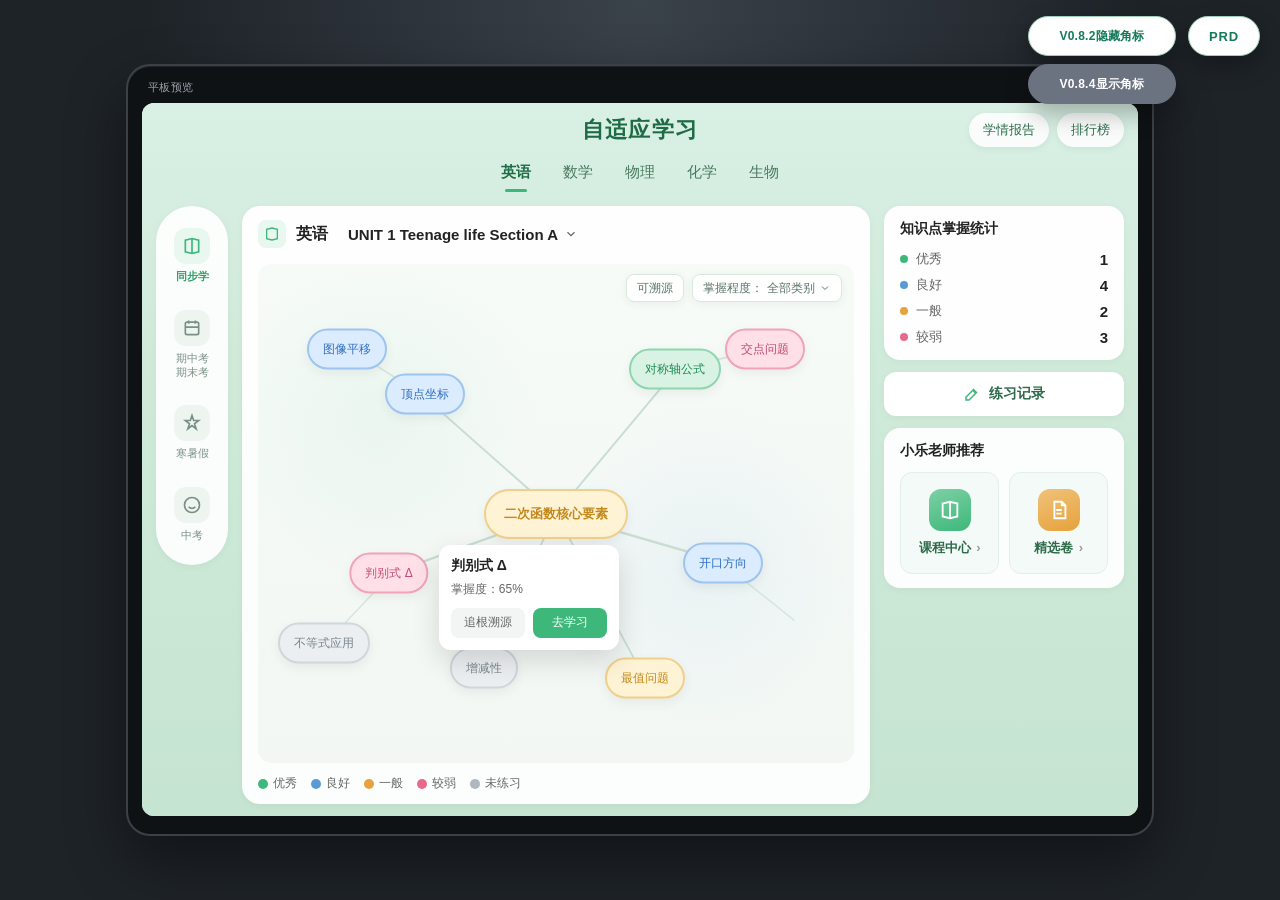
<file: index.html>
<!DOCTYPE html>
<html lang="zh-CN">
<head>
  <meta charset="UTF-8" />
  <meta name="viewport" content="width=device-width, initial-scale=1.0" />
  <title>自适应学习 · 课程中心原型</title>
  <link rel="stylesheet" href="css/app.css?v=20260924f" />
  <link rel="stylesheet" href="css/prd.css?v=20260923d" />
  <link rel="stylesheet" href="css/prd-panel.css?v=20260923b" />
</head>
<body>
  <div id="prd-reader-shell" class="prd-reader-shell">
    <div class="prd-prototype-area">
  <div class="device-stage">
    <div class="device-frame" id="device-frame">
      <div class="device-bezel">
        <div class="device-meta">
          <span>平板预览</span>
          <span>1024 × 768</span>
        </div>
        <div class="shell">
    <!-- ========== 首页 ========== -->
    <div class="view active" id="view-home">
      <div class="home">
        <div class="home-top">
          <div class="home-brand">自适应学习</div>
          <div class="home-actions">
            <button class="pill-btn" type="button">学情报告</button>
            <button class="pill-btn" type="button">排行榜</button>
          </div>
        </div>

        <div class="subjects">
          <button class="subject active" type="button">英语</button>
          <button class="subject" type="button">数学</button>
          <button class="subject" type="button">物理</button>
          <button class="subject" type="button">化学</button>
          <button class="subject" type="button">生物</button>
        </div>

        <div class="home-body">
          <aside class="side-nav">
            <button class="side-item active" type="button">
              <span class="icon">
                <svg viewBox="0 0 24 24" fill="none" stroke="currentColor" stroke-width="2"><path d="M4 19V5l8-2 8 2v14l-8 2-8-2z"/><path d="M12 3v18"/></svg>
              </span>
              同步学
            </button>
            <button class="side-item" type="button">
              <span class="icon">
                <svg viewBox="0 0 24 24" fill="none" stroke="currentColor" stroke-width="2"><rect x="4" y="5" width="16" height="15" rx="2"/><path d="M8 3v4M16 3v4M4 11h16"/></svg>
              </span>
              期中考<br />期末考
            </button>
            <button class="side-item" type="button">
              <span class="icon">
                <svg viewBox="0 0 24 24" fill="none" stroke="currentColor" stroke-width="2"><path d="M12 3l2 6h6l-5 4 2 6-5-4-5 4 2-6-5-4h6z"/></svg>
              </span>
              寒暑假
            </button>
            <button class="side-item" type="button">
              <span class="icon">
                <svg viewBox="0 0 24 24" fill="none" stroke="currentColor" stroke-width="2"><circle cx="12" cy="12" r="9"/><path d="M8 14s1.5 2 4 2 4-2 4-2M9 10h.01M15 10h.01"/></svg>
              </span>
              中考
            </button>
          </aside>

          <section class="map-card">
            <div class="map-head">
              <span class="book">
                <svg viewBox="0 0 24 24" fill="none" stroke="currentColor" stroke-width="2"><path d="M4 19V5l8-2 8 2v14l-8 2-8-2z"/></svg>
              </span>
              <span class="map-subject">英语</span>
              <div class="catalog-picker" id="scope-picker">
                <button class="catalog-trigger" type="button" id="home-scope-title" aria-expanded="false" aria-haspopup="listbox">
                  <span id="home-scope-name">UNIT 1 Teenage life Section A</span>
                  <svg class="catalog-caret" viewBox="0 0 24 24" fill="none" stroke="currentColor" stroke-width="2"><path d="M6 9l6 6 6-6"/></svg>
                </button>
                <div class="catalog-menu" id="scope-menu" hidden>
                  <div class="catalog-group open" data-group="unit1">
                    <div class="catalog-row catalog-chapter" data-home-scope="chapter" data-scope-label="UNIT 1 Teenage life">
                      <button type="button" class="catalog-toggle" aria-label="展开或收起" data-toggle-group="unit1"></button>
                      <button type="button" class="catalog-label">UNIT 1 Teenage life</button>
                    </div>
                    <div class="catalog-children">
                      <button type="button" class="catalog-row catalog-section active" data-home-scope="section" data-scope-label="UNIT 1 Teenage life Section A">
                        Section A
                      </button>
                      <button type="button" class="catalog-row catalog-section" data-home-scope="section" data-scope-label="UNIT 1 Teenage life Section B">
                        Section B
                      </button>
                    </div>
                  </div>
                  <div class="catalog-group open" data-group="unit2">
                    <div class="catalog-row catalog-chapter" data-home-scope="chapter" data-scope-label="UNIT 2 Travelling around">
                      <button type="button" class="catalog-toggle" aria-label="展开或收起" data-toggle-group="unit2"></button>
                      <button type="button" class="catalog-label">UNIT 2 Travelling around</button>
                    </div>
                    <div class="catalog-children">
                      <button type="button" class="catalog-row catalog-section" data-home-scope="section" data-scope-label="UNIT 2 Travelling around Section A">
                        Section A
                      </button>
                      <button type="button" class="catalog-row catalog-section" data-home-scope="section" data-scope-label="UNIT 2 Travelling around Section B">
                        Section B
                      </button>
                    </div>
                  </div>
                </div>
              </div>
            </div>

            <div class="map-stage" id="home-map-stage">
              <div class="map-stage-tools">
                <button class="map-trace-toggle" id="home-trace-toggle" type="button" aria-pressed="false" title="开启后只高亮可追根溯源的知识点">
                  可溯源
                </button>
                <div class="map-mastery-filter" id="home-mastery-filter">
                  <button class="map-mastery-trigger" id="home-mastery-trigger" type="button" aria-expanded="false" aria-haspopup="listbox">
                    掌握程度：<span id="home-mastery-label">全部类别</span>
                    <svg viewBox="0 0 24 24" fill="none" stroke="currentColor" stroke-width="2"><path d="M6 9l6 6 6-6"/></svg>
                  </button>
                  <div class="map-mastery-menu" id="home-mastery-menu" hidden>
                    <button type="button" class="active" data-mastery="all">全部类别</button>
                    <button type="button" data-mastery="excellent">优秀</button>
                    <button type="button" data-mastery="good">良好</button>
                    <button type="button" data-mastery="average">一般</button>
                    <button type="button" data-mastery="weak">较弱</button>
                    <button type="button" data-mastery="none">未练习</button>
                  </div>
                </div>
              </div>

              <svg class="map-svg" viewBox="0 0 800 420" preserveAspectRatio="none">
                <line x1="400" y1="210" x2="220" y2="110" stroke="#c9ddd2" stroke-width="2" />
                <line x1="400" y1="210" x2="560" y2="90" stroke="#c9ddd2" stroke-width="2" />
                <line x1="400" y1="210" x2="180" y2="260" stroke="#c9ddd2" stroke-width="2" />
                <line x1="400" y1="210" x2="620" y2="250" stroke="#c9ddd2" stroke-width="2" />
                <line x1="400" y1="210" x2="300" y2="340" stroke="#c9ddd2" stroke-width="2" />
                <line x1="400" y1="210" x2="520" y2="350" stroke="#c9ddd2" stroke-width="2" />
                <line x1="220" y1="110" x2="120" y2="70" stroke="#d5e6dc" stroke-width="1.5" />
                <line x1="560" y1="90" x2="680" y2="70" stroke="#d5e6dc" stroke-width="1.5" />
                <line x1="180" y1="260" x2="90" y2="320" stroke="#d5e6dc" stroke-width="1.5" />
                <line x1="620" y1="250" x2="720" y2="300" stroke="#d5e6dc" stroke-width="1.5" />
              </svg>

              <button class="node good" data-mastery="good" data-mastery-text="78%" data-has-trace="0" style="left:28%; top:26%;" type="button">顶点坐标</button>
              <button class="node excellent has-trace" data-mastery="excellent" data-mastery-text="92%" data-has-trace="1" style="left:70%; top:21%;" type="button">对称轴公式</button>
              <button class="node center average has-trace" data-mastery="average" data-mastery-text="65%" data-has-trace="1" style="left:50%; top:50%;" type="button">二次函数核心要素</button>
              <button class="node weak has-trace is-selected" data-mastery="weak" data-mastery-text="65%" data-has-trace="1" style="left:22%; top:62%;" type="button">判别式 Δ</button>
              <button class="node good" data-mastery="good" data-mastery-text="76%" data-has-trace="0" style="left:78%; top:60%;" type="button">开口方向</button>
              <button class="node none" data-mastery="none" data-mastery-text="未练习" data-has-trace="0" style="left:38%; top:81%;" type="button">增减性</button>
              <button class="node average has-trace" data-mastery="average" data-mastery-text="61%" data-has-trace="1" style="left:65%; top:83%;" type="button">最值问题</button>
              <button class="node good" data-mastery="good" data-mastery-text="80%" data-has-trace="0" style="left:15%; top:17%;" type="button">图像平移</button>
              <button class="node weak has-trace" data-mastery="weak" data-mastery-text="38%" data-has-trace="1" style="left:85%; top:17%;" type="button">交点问题</button>
              <button class="node none" data-mastery="none" data-mastery-text="未练习" data-has-trace="0" style="left:11%; top:76%;" type="button">不等式应用</button>

              <div class="node-popup" id="home-node-popup">
                <div class="name">判别式 Δ</div>
                <div class="mastery">掌握度：65%</div>
                <div class="actions">
                  <button class="btn-ghost" type="button" data-home-trace>追根溯源</button>
                  <button class="btn-primary" type="button" data-nav="special">去学习</button>
                </div>
              </div>
            </div>

            <div class="map-footer">
              <div class="legend">
                <span><i class="excellent"></i>优秀</span>
                <span><i class="good"></i>良好</span>
                <span><i class="average"></i>一般</span>
                <span><i class="weak"></i>较弱</span>
                <span><i class="none"></i>未练习</span>
              </div>
            </div>
          </section>

          <aside class="right-col">
            <div class="stat-card">
              <div class="card-title">知识点掌握统计</div>
              <div class="stat-list">
                <div class="stat-row"><span class="left"><i class="dot" style="background:#3db87a"></i>优秀</span><strong>1</strong></div>
                <div class="stat-row"><span class="left"><i class="dot" style="background:#5b9bd5"></i>良好</span><strong>4</strong></div>
                <div class="stat-row"><span class="left"><i class="dot" style="background:#e6a23c"></i>一般</span><strong>2</strong></div>
                <div class="stat-row"><span class="left"><i class="dot" style="background:#e86a8a"></i>较弱</span><strong>3</strong></div>
              </div>
            </div>

            <button class="practice-btn" type="button">
              <svg viewBox="0 0 24 24" fill="none" stroke="currentColor" stroke-width="2"><path d="M4 20h4l10-10-4-4L4 16v4z"/><path d="M13 7l4 4"/></svg>
              练习记录
            </button>

            <div class="teacher-card">
              <div class="card-title">小乐老师推荐</div>
              <div class="teacher-entries">
                <button class="entry" type="button" data-nav="course-center">
                  <div class="entry-icon">
                    <svg viewBox="0 0 24 24" fill="none" stroke="currentColor" stroke-width="2"><path d="M4 19V5l8-2 8 2v14l-8 2-8-2z"/><path d="M12 3v18"/></svg>
                  </div>
                  <div class="label">课程中心 <em>›</em></div>
                </button>
                <button class="entry" type="button" data-nav="papers">
                  <div class="entry-icon orange">
                    <svg viewBox="0 0 24 24" fill="none" stroke="currentColor" stroke-width="2"><path d="M7 3h8l4 4v14H7z"/><path d="M15 3v4h4"/><path d="M9 12h6M9 16h6"/></svg>
                  </div>
                  <div class="label">精选卷 <em>›</em></div>
                </button>
              </div>
            </div>
          </aside>
        </div>
      </div>
    </div>

    <!-- ========== 课程中心 · 小节 ========== -->
    <div class="view" id="view-section">
      <div class="app">
        <header class="header">
          <button class="header-back" type="button" data-nav="home">
            <svg viewBox="0 0 24 24" fill="none" stroke="currentColor" stroke-width="2"><path d="M15 18l-6-6 6-6"/></svg>
            返回
          </button>
          <div class="header-title">课程中心</div>
          <div class="header-action">
            <span class="req-anchor-inline" data-req-anchor="section.filter.entry">
              <button type="button" aria-label="筛选" data-open-filter>
                <svg viewBox="0 0 24 24" fill="none" stroke="currentColor" stroke-width="2"><path d="M4 5h16l-6 7v5l-4 2v-7L4 5z"/></svg>
              </button>
            </span>
          </div>
        </header>

        <nav class="tabs" data-scope="section">
          <button class="tab active" data-panel="section-sync" type="button">同步课</button>
          <button class="tab" data-panel="section-school" type="button">校本课</button>
        </nav>

        <main class="content content-section">
          <div class="section-title-row">
            <div class="section-title req-anchor-inline" data-req-anchor="section.scope.title">UNIT 1 Teenage life Section A</div>
            <span class="req-anchor-inline req-marker-slot" data-req-anchor="section.source.tabs" aria-hidden="true"></span>
          </div>

          <div class="panel active" id="section-sync" data-panel-scope="section">
            <div class="section-split">
              <!-- 左：三类来源用 Tab 切换，避免纵向堆叠 -->
              <div class="section-main">
                <span class="req-anchor-inline req-list-scroll-slot" data-req-anchor="section.list.scroll" aria-hidden="true"></span>
                <div class="source-tabs" role="tablist">
                  <button class="source-tab active" type="button" data-source="research">
                    <span class="source-dot"></span>
                    平台精选课
                    <em class="req-anchor-inline" data-req-anchor="section.source.count">2</em>
                  </button>
                  <button class="source-tab req-anchor-inline" type="button" data-source="teacher" data-req-anchor="section.source.teacher.type">
                    <span class="source-dot blue"></span>
                    任课教师备课资料
                    <em>4</em>
                  </button>
                  <button class="source-tab" type="button" data-source="recording">
                    <span class="source-dot orange"></span>
                    课堂录像
                    <em>1</em>
                  </button>
                </div>

                <div class="source-panel active" data-source-panel="research">
                  <p class="source-desc req-anchor-inline" data-req-anchor="section.source.desc">平台精选的同步学习课程，建议优先学习以掌握本小节核心知识点。</p>
                  <div class="resource-grid cols-3">
                    <article class="resource-card">
                      <div class="resource-thumb"><div class="thumb-label"><div class="badge">高中英语</div><div class="main">重点词汇</div><div class="sub">平台精选</div></div></div>
                      <div class="resource-name">Teenage life Section A 同步课</div>
                      <div class="resource-footer">
                        <span class="resource-duration"><svg viewBox="0 0 24 24" fill="none" stroke="currentColor" stroke-width="2"><circle cx="12" cy="12" r="9"/><path d="M12 7v5l3 2"/></svg>15:00</span>
                        <span class="req-anchor-inline" data-req-anchor="section.filter.course">
                          <span class="status todo req-anchor-inline" data-req-anchor="section.course.status">待学习</span>
                        </span>
                      </div>
                    </article>
                    <article class="resource-card">
                      <div class="resource-thumb"><div class="thumb-label"><div class="badge">高中英语</div><div class="main">定语从句</div><div class="sub">平台精选</div></div></div>
                      <div class="resource-name">Unit1 Section A 语法精讲</div>
                      <div class="resource-footer">
                        <span class="resource-duration"><svg viewBox="0 0 24 24" fill="none" stroke="currentColor" stroke-width="2"><circle cx="12" cy="12" r="9"/><path d="M12 7v5l3 2"/></svg>18:20</span>
                        <span class="status doing">学习中</span>
                      </div>
                    </article>
                  </div>
                </div>

                <div class="source-panel" data-source-panel="teacher">
                  <p class="source-desc">本班任课教师为该小节准备的课件资料，可结合课堂进度查看，巩固当堂所学。</p>
                  <div class="resource-grid cols-3">
                    <article class="resource-card">
                      <div class="resource-thumb type-video">
                        <span class="type-badge">视频</span>
                        <div class="thumb-label">
                          <div class="main">听说精讲</div>
                          <div class="sub">教师备课 · 视频</div>
                        </div>
                        <span class="play-btn" aria-hidden="true">
                          <svg viewBox="0 0 24 24" fill="currentColor"><path d="M8 5v14l11-7z"/></svg>
                        </span>
                      </div>
                      <div class="resource-name">Section A 听说课备课视频</div>
                      <div class="resource-footer">
                        <span class="resource-duration"><svg viewBox="0 0 24 24" fill="none" stroke="currentColor" stroke-width="2"><circle cx="12" cy="12" r="9"/><path d="M12 7v5l3 2"/></svg>12:40</span>
                        <span class="status todo">待学习</span>
                      </div>
                    </article>
                    <article class="resource-card">
                      <div class="resource-thumb type-video">
                        <span class="type-badge">视频</span>
                        <div class="thumb-label">
                          <div class="main">词汇导学</div>
                          <div class="sub">教师备课 · 视频</div>
                        </div>
                        <span class="play-btn" aria-hidden="true">
                          <svg viewBox="0 0 24 24" fill="currentColor"><path d="M8 5v14l11-7z"/></svg>
                        </span>
                      </div>
                      <div class="resource-name">Teenage life 重点词汇导学视频</div>
                      <div class="resource-footer">
                        <span class="resource-duration"><svg viewBox="0 0 24 24" fill="none" stroke="currentColor" stroke-width="2"><circle cx="12" cy="12" r="9"/><path d="M12 7v5l3 2"/></svg>08:25</span>
                        <span class="status doing">学习中</span>
                      </div>
                    </article>
                    <article class="resource-card">
                      <div class="resource-thumb type-ppt">
                        <span class="type-badge ppt">PPT课件</span>
                        <div class="ppt-slides" aria-hidden="true">
                          <span></span><span></span><span></span>
                        </div>
                        <div class="thumb-label">
                          <div class="main">第五课时</div>
                          <div class="sub">教师备课 · PPT</div>
                        </div>
                      </div>
                      <div class="resource-name">Unit1 English around the world 第五课时课件</div>
                      <div class="resource-footer">
                        <span class="resource-duration">
                          <svg viewBox="0 0 24 24" fill="none" stroke="currentColor" stroke-width="2"><path d="M7 3h8l4 4v14H7z"/><path d="M15 3v4h4"/><path d="M9 12h6M9 16h4"/></svg>
                          18 页
                        </span>
                        <span class="status done">已学习</span>
                      </div>
                    </article>
                    <article class="resource-card">
                      <div class="resource-thumb type-ppt">
                        <span class="type-badge ppt">PPT课件</span>
                        <div class="ppt-slides" aria-hidden="true">
                          <span></span><span></span><span></span>
                        </div>
                        <div class="thumb-label">
                          <div class="main">语法梳理</div>
                          <div class="sub">教师备课 · PPT</div>
                        </div>
                      </div>
                      <div class="resource-name">Section A 语法要点课件</div>
                      <div class="resource-footer">
                        <span class="resource-duration">
                          <svg viewBox="0 0 24 24" fill="none" stroke="currentColor" stroke-width="2"><path d="M7 3h8l4 4v14H7z"/><path d="M15 3v4h4"/><path d="M9 12h6M9 16h4"/></svg>
                          12 页
                        </span>
                        <span class="status todo">待学习</span>
                      </div>
                    </article>
                  </div>
                </div>

                <div class="source-panel" data-source-panel="recording">
                  <p class="source-desc">当前小节的课堂录像，建议课后复习学习；回看老师讲解，便于查漏补缺。</p>
                  <div class="resource-grid cols-3">
                    <article class="resource-card">
                      <div class="resource-thumb"><div class="thumb-label"><div class="badge">课堂录像</div><div class="main">星期四课堂</div><div class="sub">2026-04-02</div></div></div>
                      <div class="resource-name">星期四(2026-04-02)14:49-14:59 课堂录像</div>
                      <div class="resource-footer">
                        <span class="resource-duration"><svg viewBox="0 0 24 24" fill="none" stroke="currentColor" stroke-width="2"><circle cx="12" cy="12" r="9"/><path d="M12 7v5l3 2"/></svg>10:00</span>
                        <span class="status doing">学习中</span>
                      </div>
                    </article>
                  </div>
                </div>
              </div>

              <!-- 右：练习试卷常显，首屏可见 -->
              <aside class="section-papers">
                <div class="papers-card">
                  <div class="papers-head">
                    <div>
                      <h3 class="papers-title req-anchor-inline" data-req-anchor="section.papers.title">练习试卷</h3>
                      <p class="papers-desc req-anchor-inline" data-req-anchor="section.papers.desc">学完课程后建议练习试卷，以可巩固学习内容</p>
                    </div>
                    <span class="papers-count req-anchor-inline" data-req-anchor="section.papers.count">3 套</span>
                  </div>
                  <div class="paper-list">
                    <div class="paper-item is-todo">
                      <div class="paper-icon"><svg viewBox="0 0 24 24" fill="none" stroke="currentColor" stroke-width="2"><path d="M7 3h8l4 4v14H7z"/><path d="M15 3v4h4"/><path d="M9 12h6M9 16h6"/></svg></div>
                      <div class="paper-body">
                        <div class="paper-name-row">
                          <div class="paper-name">UNIT 1 Section A 同步练习卷</div>
                          <span class="req-anchor-inline req-marker-slot" data-req-anchor="section.papers.flow" aria-hidden="true"></span>
                          <span class="req-anchor-inline" data-req-anchor="section.papers.status">
                            <span class="paper-status todo req-anchor-inline" data-req-anchor="section.filter.paper">未练习</span>
                          </span>
                        </div>
                        <div class="paper-meta"><span>共 20 题</span><span class="req-anchor-inline" data-req-anchor="section.papers.duration">预计 25 分钟</span></div>
                      </div>
                      <span class="paper-action todo req-anchor-inline" data-req-anchor="section.papers.action">去练习 ›</span>
                    </div>
                    <div class="paper-item is-done">
                      <div class="paper-icon done"><svg viewBox="0 0 24 24" fill="none" stroke="currentColor" stroke-width="2"><path d="M7 3h8l4 4v14H7z"/><path d="M15 3v4h4"/><path d="M9 12h6M9 16h6"/></svg></div>
                      <div class="paper-body">
                        <div class="paper-name-row">
                          <div class="paper-name">Teenage life 词汇巩固卷</div>
                          <span class="paper-status done">已练习</span>
                        </div>
                        <div class="paper-meta"><span>共 15 题</span><span>得分 86</span></div>
                      </div>
                      <span class="paper-action done">查看详情 ›</span>
                    </div>
                    <div class="paper-item is-todo">
                      <div class="paper-icon"><svg viewBox="0 0 24 24" fill="none" stroke="currentColor" stroke-width="2"><path d="M7 3h8l4 4v14H7z"/><path d="M15 3v4h4"/><path d="M9 12h6M9 16h6"/></svg></div>
                      <div class="paper-body">
                        <div class="paper-name-row">
                          <div class="paper-name">Section A 语法专项检测</div>
                          <span class="paper-status todo">未练习</span>
                        </div>
                        <div class="paper-meta"><span>共 12 题</span><span>预计 20 分钟</span></div>
                      </div>
                      <span class="paper-action todo">去练习 ›</span>
                    </div>
                  </div>
                </div>
              </aside>
            </div>
          </div>

          <div class="panel" id="section-school" data-panel-scope="section">
            <section class="category">
              <div class="resource-grid">
                <article class="resource-card">
                  <div class="resource-thumb"><div class="thumb-label"><div class="badge">校本课</div><div class="main">校本拓展</div><div class="sub">本校特色</div></div></div>
                  <div class="resource-name">本校 · Teenage life 口语拓展课</div>
                  <div class="resource-footer">
                    <span class="resource-duration"><svg viewBox="0 0 24 24" fill="none" stroke="currentColor" stroke-width="2"><circle cx="12" cy="12" r="9"/><path d="M12 7v5l3 2"/></svg>16:00</span>
                    <span class="status todo">待学习</span>
                  </div>
                </article>
                <article class="resource-card">
                  <div class="resource-thumb"><div class="thumb-label"><div class="badge">校本课</div><div class="main">校本精讲</div><div class="sub">本校特色</div></div></div>
                  <div class="resource-name">本校 · Section A 阅读策略课</div>
                  <div class="resource-footer">
                    <span class="resource-duration"><svg viewBox="0 0 24 24" fill="none" stroke="currentColor" stroke-width="2"><circle cx="12" cy="12" r="9"/><path d="M12 7v5l3 2"/></svg>20:00</span>
                    <span class="status done">已学习</span>
                  </div>
                </article>
              </div>
            </section>
          </div>
        </main>
      </div>
    </div>

    <!-- ========== 课程中心 · 章节 ========== -->
    <div class="view" id="view-chapter">
      <div class="app">
        <header class="header">
          <button class="header-back" type="button" data-nav="home">
            <svg viewBox="0 0 24 24" fill="none" stroke="currentColor" stroke-width="2"><path d="M15 18l-6-6 6-6"/></svg>
            返回
          </button>
          <div class="header-title header-title-chapter req-anchor-inline" id="chapter-header-title" data-req-anchor="chapter.scope.title">
            <span class="header-title-main">课程中心</span><span class="header-title-sep">-</span><span class="header-title-unit" id="chapter-header-unit">UNIT 1 Teenage life</span>
          </div>
          <div class="header-action">
            <span class="req-anchor-inline" data-req-anchor="chapter.filter.entry">
              <button type="button" aria-label="筛选" data-open-filter>
                <svg viewBox="0 0 24 24" fill="none" stroke="currentColor" stroke-width="2"><path d="M4 5h16l-6 7v5l-4 2v-7L4 5z"/></svg>
              </button>
            </span>
          </div>
        </header>

        <div class="chapter-tabs-shell theme-sync" id="chapter-tabs-shell">
          <div class="student-edge" aria-hidden="true">
            <svg class="edge-wave" viewBox="0 0 600 28" preserveAspectRatio="none">
              <path class="wave-fill" d="M0,18 C40,8 80,26 120,16 C160,6 200,24 240,14 C280,4 320,22 360,12 C400,2 440,20 480,12 C520,4 560,18 600,10 L600,0 L0,0 Z"></path>
            </svg>
            <div class="edge-stickers">
              <span class="sticker sk-1"></span>
              <span class="sticker sk-2"></span>
              <span class="sticker sk-3"></span>
            </div>
            <span class="edge-chip"></span>
          </div>
          <nav class="tabs req-anchor-inline" data-scope="chapter" data-req-anchor="chapter.type.tabs">
            <button class="tab active" data-panel="chapter-sync" data-chapter-type="sync" type="button">专题课</button>
            <button class="tab" data-panel="chapter-sync" data-chapter-type="extend" type="button">拓展课</button>
            <button class="tab" data-panel="chapter-school" type="button">校本课</button>
          </nav>
        </div>

        <main class="content content-section">
          <div class="panel active" id="chapter-sync" data-panel-scope="chapter">
            <div class="chapter-stage theme-sync" id="chapter-type-split">
              <div class="chapter-stage-body section-split">
              <div class="section-main" id="chapter-course-main">
                <span class="req-anchor-inline req-list-scroll-slot" data-req-anchor="chapter.list.scroll" aria-hidden="true"></span>
                <div class="lane-head">
                  <span class="lane-label">课程</span>
                  <span class="lane-hint req-anchor-inline" id="chapter-course-hint" data-req-anchor="chapter.course.hint">重难点 · 专项突破</span>
                  <span class="lane-count req-anchor-inline" id="chapter-course-count" data-req-anchor="chapter.course.count">3 门</span>
                </div>
                <div class="source-panel active" data-chapter-panel="sync">
                  <div class="resource-grid cols-3">
                    <article class="resource-card">
                      <div class="resource-thumb"><div class="thumb-label"><div class="badge">专题课</div><div class="main">词汇专题</div><div class="sub">重难点突破</div></div></div>
                      <div class="resource-name">Teenage life 核心词汇专题</div>
                      <div class="resource-footer">
                        <span class="resource-duration"><svg viewBox="0 0 24 24" fill="none" stroke="currentColor" stroke-width="2"><circle cx="12" cy="12" r="9"/><path d="M12 7v5l3 2"/></svg>25:00</span>
                        <span class="resource-footer-meta">
                          <span class="status todo">待学习</span>
                          <span class="chapter-req-pair" aria-hidden="true">
                            <span class="req-anchor-inline req-marker-slot" data-req-anchor="chapter.course.status"></span>
                            <span class="req-anchor-inline req-marker-slot" data-req-anchor="chapter.course.list"></span>
                          </span>
                        </span>
                      </div>
                    </article>
                    <article class="resource-card">
                      <div class="resource-thumb"><div class="thumb-label"><div class="badge">专题课</div><div class="main">语法专题</div><div class="sub">重难点突破</div></div></div>
                      <div class="resource-name">定语从句专题精讲</div>
                      <div class="resource-footer">
                        <span class="resource-duration"><svg viewBox="0 0 24 24" fill="none" stroke="currentColor" stroke-width="2"><circle cx="12" cy="12" r="9"/><path d="M12 7v5l3 2"/></svg>28:40</span>
                        <span class="status doing">学习中</span>
                      </div>
                    </article>
                    <article class="resource-card">
                      <div class="resource-thumb"><div class="thumb-label"><div class="badge">专题课</div><div class="main">阅读专题</div><div class="sub">重难点突破</div></div></div>
                      <div class="resource-name">青少年话题阅读策略专题</div>
                      <div class="resource-footer">
                        <span class="resource-duration"><svg viewBox="0 0 24 24" fill="none" stroke="currentColor" stroke-width="2"><circle cx="12" cy="12" r="9"/><path d="M12 7v5l3 2"/></svg>22:15</span>
                        <span class="status todo">待学习</span>
                      </div>
                    </article>
                  </div>
                </div>

                <div class="source-panel" data-chapter-panel="extend">
                  <div class="resource-grid cols-3">
                    <article class="resource-card">
                      <div class="resource-thumb"><div class="thumb-label"><div class="badge">拓展课</div><div class="main">文化拓展</div><div class="sub">拔高提升</div></div></div>
                      <div class="resource-name">英美青少年校园文化拓展</div>
                      <div class="resource-footer">
                        <span class="resource-duration"><svg viewBox="0 0 24 24" fill="none" stroke="currentColor" stroke-width="2"><circle cx="12" cy="12" r="9"/><path d="M12 7v5l3 2"/></svg>18:00</span>
                        <span class="status todo">待学习</span>
                      </div>
                    </article>
                    <article class="resource-card">
                      <div class="resource-thumb"><div class="thumb-label"><div class="badge">拓展课</div><div class="main">写作拓展</div><div class="sub">拔高提升</div></div></div>
                      <div class="resource-name">Teenage life 话题写作拓展</div>
                      <div class="resource-footer">
                        <span class="resource-duration"><svg viewBox="0 0 24 24" fill="none" stroke="currentColor" stroke-width="2"><circle cx="12" cy="12" r="9"/><path d="M12 7v5l3 2"/></svg>24:00</span>
                        <span class="status todo">待学习</span>
                      </div>
                    </article>
                  </div>
                </div>
              </div>

              <aside class="section-papers">
                <div class="papers-card" id="chapter-papers-card">
                  <div class="lane-head lane-head-papers">
                    <span class="lane-label">试卷</span>
                    <span class="lane-hint req-anchor-inline" id="chapter-papers-hint" data-req-anchor="chapter.papers.hint">强化突破</span>
                    <span class="lane-count req-anchor-inline" id="chapter-papers-count" data-req-anchor="chapter.papers.count">2 套</span>
                  </div>

                  <div class="paper-list chapter-papers active req-anchor-inline" data-chapter-papers="sync" data-req-anchor="chapter.papers.list">
                    <div class="paper-item is-done">
                      <div class="paper-icon done"><svg viewBox="0 0 24 24" fill="none" stroke="currentColor" stroke-width="2"><path d="M7 3h8l4 4v14H7z"/><path d="M15 3v4h4"/><path d="M9 12h6M9 16h6"/></svg></div>
                      <div class="paper-body">
                        <div class="paper-name-row">
                          <div class="paper-name">专题课 · 词汇与语法综合卷</div>
                          <span class="req-anchor-inline req-marker-slot" data-req-anchor="chapter.papers.flow" aria-hidden="true"></span>
                          <span class="paper-status done req-anchor-inline" data-req-anchor="chapter.papers.status">已练习</span>
                        </div>
                        <div class="paper-meta req-anchor-inline" data-req-anchor="chapter.papers.meta"><span>共 24 题</span><span class="req-anchor-inline" data-req-anchor="chapter.papers.duration">得分 78</span></div>
                      </div>
                      <span class="paper-action done req-anchor-inline" data-req-anchor="chapter.papers.action">查看详情 ›</span>
                    </div>
                    <div class="paper-item is-todo">
                      <div class="paper-icon"><svg viewBox="0 0 24 24" fill="none" stroke="currentColor" stroke-width="2"><path d="M7 3h8l4 4v14H7z"/><path d="M15 3v4h4"/><path d="M9 12h6M9 16h6"/></svg></div>
                      <div class="paper-body">
                        <div class="paper-name-row">
                          <div class="paper-name">专题课 · 阅读策略训练卷</div>
                          <span class="paper-status todo">未练习</span>
                        </div>
                        <div class="paper-meta"><span>共 10 题</span><span>预计 35 分钟</span></div>
                      </div>
                      <span class="paper-action todo">去练习 ›</span>
                    </div>
                  </div>

                  <div class="chapter-papers papers-empty" data-chapter-papers="extend">
                    <div class="empty-illust" aria-hidden="true">
                      <svg viewBox="0 0 120 96" fill="none">
                        <rect x="28" y="18" width="64" height="62" rx="8" fill="#E8F5EE" stroke="#B7E0C8" stroke-width="2"/>
                        <path d="M40 36h40M40 48h28M40 60h34" stroke="#8FCBAA" stroke-width="3" stroke-linecap="round"/>
                        <circle cx="86" cy="70" r="16" fill="#FFF7E8" stroke="#F0C27A" stroke-width="2"/>
                        <path d="M86 62v10M86 76h.01" stroke="#E6A23C" stroke-width="3" stroke-linecap="round"/>
                      </svg>
                    </div>
                    <p class="empty-title">暂未配置拓展课练习试卷</p>
                    <p class="empty-desc">可以先去练习专题课的配套试卷，巩固所学内容。</p>
                    <div class="empty-actions">
                      <button type="button" class="empty-link" data-jump-chapter-type="sync">去专题课试卷</button>
                    </div>
                  </div>
                </div>
              </aside>
              </div>
            </div>
          </div>

          <div class="panel" id="chapter-school" data-panel-scope="chapter">
            <section class="category">
              <div class="resource-grid">
                <article class="resource-card">
                  <div class="resource-thumb"><div class="thumb-label"><div class="badge">校本课</div><div class="main">校本单元</div><div class="sub">本校特色</div></div></div>
                  <div class="resource-name">本校 · UNIT 1 校本综合课</div>
                  <div class="resource-footer">
                    <span class="resource-duration"><svg viewBox="0 0 24 24" fill="none" stroke="currentColor" stroke-width="2"><circle cx="12" cy="12" r="9"/><path d="M12 7v5l3 2"/></svg>30:00</span>
                    <span class="status todo">待学习</span>
                  </div>
                </article>
                <article class="resource-card">
                  <div class="resource-thumb"><div class="thumb-label"><div class="badge">校本课</div><div class="main">校本研讨</div><div class="sub">本校特色</div></div></div>
                  <div class="resource-name">本校 · 单元探究学习课</div>
                  <div class="resource-footer">
                    <span class="resource-duration"><svg viewBox="0 0 24 24" fill="none" stroke="currentColor" stroke-width="2"><circle cx="12" cy="12" r="9"/><path d="M12 7v5l3 2"/></svg>26:00</span>
                    <span class="status doing">学习中</span>
                  </div>
                </article>
              </div>
            </section>
          </div>
        </main>
      </div>
    </div>

    <!-- ========== 专项学习中心 ========== -->
    <div class="view" id="view-special">
      <div class="app special-app">
        <header class="header">
          <button class="header-back" type="button" data-nav="home">
            <svg viewBox="0 0 24 24" fill="none" stroke="currentColor" stroke-width="2"><path d="M15 18l-6-6 6-6"/></svg>
            返回
          </button>
          <div class="header-title">专项学习中心</div>
          <div class="header-action"></div>
        </header>

        <main class="special-main">
          <div class="special-ribbon-wrap">
            <div class="special-ribbon">
              <div class="special-ribbon-name">二次函数核心要素</div>
              <div class="special-ribbon-mastery">掌握度30%</div>
            </div>
            <div class="special-notify" aria-hidden="true">
              <svg viewBox="0 0 36 40" width="28" height="32"><path d="M18 2c-7 0-12 5-12 12v6l-3 5h30l-3-5v-6C30 7 25 2 18 2z" fill="#5b9bd5"/><circle cx="18" cy="34" r="3" fill="#5b9bd5"/></svg>
              <span class="special-notify-badge">1</span>
            </div>
          </div>

          <div class="special-cards">
            <button class="special-card card-learn" type="button" data-nav="kp-lecture">
              <div class="special-card-illust">
                <svg viewBox="0 0 160 120" width="140" height="105" aria-hidden="true">
                  <ellipse cx="80" cy="100" rx="52" ry="10" fill="#d9ecff" opacity=".7"/>
                  <path d="M38 78c0-18 18-34 42-34s42 16 42 34v6H38v-6z" fill="#fff" stroke="#7eb6e8" stroke-width="2"/>
                  <path d="M48 50c0-16 12-28 32-28s32 12 32 28" fill="none" stroke="#7eb6e8" stroke-width="2"/>
                  <rect x="52" y="58" width="56" height="8" rx="2" fill="#b8d9f5"/>
                  <rect x="58" y="70" width="44" height="6" rx="2" fill="#cfe6fa"/>
                  <circle cx="118" cy="42" r="16" fill="#ffe08a" stroke="#f0c14a" stroke-width="2"/>
                  <path d="M118 30v4M118 50v4M106 42h4M126 42h4M109 33l3 3M124 51l3 3M109 51l3-3M124 33l3-3" stroke="#f0c14a" stroke-width="1.5"/>
                  <path d="M98 78l22-18 8 6-22 18-8-6z" fill="#f7c948" stroke="#e0a800" stroke-width="1.5"/>
                  <path d="M98 78l8 6v10l-8-4V78z" fill="#e0a800"/>
                </svg>
              </div>
              <div class="special-card-title">知识点学习</div>
              <div class="special-card-desc">精品微课、知识点精讲</div>
            </button>

            <button class="special-card card-practice" type="button" data-nav="practice">
              <div class="special-card-illust">
                <svg viewBox="0 0 160 120" width="140" height="105" aria-hidden="true">
                  <ellipse cx="80" cy="100" rx="52" ry="10" fill="#ebe4ff" opacity=".7"/>
                  <rect x="48" y="28" width="64" height="62" rx="8" fill="#fff" stroke="#b39ddb" stroke-width="2"/>
                  <path d="M56 42h48M56 54h40M56 66h44" stroke="#d1c4e9" stroke-width="3" stroke-linecap="round"/>
                  <path d="M100 70l18-22 8 6-18 22-10-2 2-4z" fill="#ce93d8" stroke="#ab47bc" stroke-width="1.5"/>
                  <circle cx="72" cy="78" r="6" fill="#ede7f6"/>
                </svg>
              </div>
              <div class="special-card-title">题目练习</div>
              <div class="special-card-desc">高效练习，AI讲解</div>
            </button>

            <div class="special-card card-record is-disabled" aria-disabled="true">
              <div class="special-card-illust">
                <svg viewBox="0 0 160 120" width="140" height="105" aria-hidden="true">
                  <ellipse cx="80" cy="100" rx="52" ry="10" fill="#ffe8d6" opacity=".7"/>
                  <circle cx="80" cy="58" r="34" fill="#fff" stroke="#ffb74d" stroke-width="3"/>
                  <circle cx="80" cy="58" r="22" fill="none" stroke="#ffcc80" stroke-width="3"/>
                  <circle cx="80" cy="58" r="10" fill="#ff7043"/>
                  <path d="M80 58l18-20" stroke="#ef5350" stroke-width="3" stroke-linecap="round"/>
                  <circle cx="108" cy="86" r="12" fill="#ffd54f" stroke="#f9a825" stroke-width="2"/>
                  <text x="108" y="91" text-anchor="middle" font-size="12" fill="#f57f17" font-weight="700">¥</text>
                </svg>
              </div>
              <div class="special-card-title">练习记录</div>
              <div class="special-card-desc">查看记录，厘清盲点</div>
            </div>
          </div>
        </main>
      </div>
    </div>

    <!-- ========== 题目练习（V0.8.4：截图占位，后续再还原交互） ========== -->
    <div class="view" id="view-practice">
      <div class="app practice-shot-app">
        <div class="practice-demo-bar" role="group" aria-label="练习结果样式演示">
          <span class="practice-demo-label">演示</span>
          <button type="button" class="practice-demo-btn active" data-practice-result-mode="single">单知识点</button>
          <button type="button" class="practice-demo-btn" data-practice-result-mode="trace">溯源知识点</button>
        </div>
        <div class="practice-shot-frame">
          <img class="practice-shot" src="assets/practice-review.png" alt="题目练习" />
          <button class="practice-shot-hit practice-shot-back" type="button" data-nav="special" aria-label="返回"></button>
          <button class="practice-shot-hit practice-shot-result" type="button" data-open-practice-result aria-label="查看练习结果"></button>
        </div>
        <div class="practice-result-mask" id="practice-result-modal" data-result-mode="single" hidden>
          <div class="practice-result-dialog" role="dialog" aria-modal="true" aria-labelledby="practice-result-title">
            <div class="practice-result-title">
              <div class="practice-result-ribbon" id="practice-result-title">练习结果</div>
              <span class="practice-result-tip-wrap req-anchor-inline" data-req-anchor="practice.result.mastery.tip">
                <button class="practice-result-tip-icon" type="button" data-toggle-practice-tip aria-expanded="false" aria-label="掌握度说明">i</button>
                <span class="practice-result-tip-bubble" id="practice-result-tip" hidden>当前掌握度等级已纳入作业系统中同知识点近期完成批改的练习结果，并非仅依据本次提交题目计算。</span>
              </span>
            </div>
            <button class="practice-result-close" type="button" data-close-practice-result aria-label="关闭">
              <svg viewBox="0 0 24 24" fill="none" stroke="currentColor" stroke-width="2"><path d="M6 6l12 12M18 6L6 18"/></svg>
            </button>
            <div class="practice-result-body">
              <div class="practice-result-pane is-single">
                <div class="practice-result-name">二次函数核心要素</div>
                <div class="practice-result-mastery">
                  <span class="practice-result-label">掌握度</span>
                  <span class="practice-result-grade">精通</span>
                </div>
              </div>
              <div class="practice-result-pane is-trace">
                <div class="practice-result-compare">
                  <div class="practice-result-col">
                    <div class="practice-result-name">函数基本概念与配方法</div>
                    <span class="practice-result-grade">精通</span>
                    <span class="practice-result-label">掌握度</span>
                    <span class="practice-result-chip">溯源知识点</span>
                  </div>
                  <div class="practice-result-arrow" aria-hidden="true">
                    <span></span><span></span><span></span>
                  </div>
                  <div class="practice-result-col">
                    <div class="practice-result-name">二次函数核心要素</div>
                    <span class="practice-result-grade is-basic">初步掌握</span>
                    <span class="practice-result-label">掌握度</span>
                  </div>
                </div>
              </div>
            </div>
            <div class="practice-result-actions is-single">
              <button type="button" data-practice-result="stay">继续学习当前知识点</button>
              <button type="button" class="is-primary" data-practice-result="other">学习其他知识点</button>
            </div>
            <div class="practice-result-actions is-trace">
              <button type="button" data-practice-result="stay">继续学习当前溯源知识点</button>
              <button type="button" class="is-primary" data-practice-result="target">开始学习目标知识点</button>
            </div>
          </div>
        </div>
      </div>
    </div>

    <!-- ========== 知识点精讲 ========== -->
    <div class="view" id="view-kp-lecture">
      <div class="app lecture-app">
        <header class="lecture-header">
          <button class="lecture-back" type="button" data-nav="special" aria-label="返回">
            <svg viewBox="0 0 24 24" fill="none" stroke="currentColor" stroke-width="2.2"><path d="M15 18l-6-6 6-6"/></svg>
          </button>
          <nav class="lecture-tabs" data-scope="lecture">
            <button class="lecture-tab active" data-panel="lecture-text" type="button">知识点精讲</button>
            <span class="lecture-tab-divider" aria-hidden="true"></span>
            <button
              class="lecture-tab req-anchor-inline"
              data-panel="lecture-video"
              type="button"
              data-req-anchor="kp-lecture.tab.video"
            >
              知识点视频
            </button>
          </nav>
          <div class="demo-mode-cluster">
            <div
              class="demo-mode-switch req-anchor-inline"
              role="group"
              aria-label="考点形态演示"
              data-req-anchor="kp-lecture.demo.mode"
            >
              <span class="demo-mode-label">演示</span>
              <button type="button" class="demo-mode-btn active" data-kp-mode="multi">多考点</button>
              <button type="button" class="demo-mode-btn" data-kp-mode="single">单考点</button>
            </div>
            <div
              class="demo-mode-switch"
              role="group"
              aria-label="Tips 方案演示"
            >
              <span class="demo-mode-label">Tips</span>
              <button type="button" class="demo-mode-btn active" data-kp-tips-scheme="inline">内嵌</button>
              <button type="button" class="demo-mode-btn" data-kp-tips-scheme="drawer">侧栏</button>
            </div>
          </div>
        </header>

        <main class="lecture-content">
          <div class="panel active" id="lecture-text" data-panel-scope="lecture">
            <div id="kp-card-root" class="kp-card-root"></div>
          </div>

          <div class="panel" id="lecture-video" data-panel-scope="lecture">
            <div class="lecture-empty">
              <div class="lecture-empty-icon">▶</div>
              <p>知识点视频暂未接入，敬请期待</p>
            </div>
          </div>
        </main>

        <footer class="lecture-footer">
          <button type="button" class="lecture-btn ghost">查看笔记(1)</button>
          <button type="button" class="lecture-btn primary">去测试</button>
        </footer>
      </div>
    </div>

    <!-- ========== 精选卷 ========== -->
    <div class="view" id="view-papers">
      <div class="app">
        <header class="header">
          <button class="header-back" type="button" data-nav="home">
            <svg viewBox="0 0 24 24" fill="none" stroke="currentColor" stroke-width="2"><path d="M15 18l-6-6 6-6"/></svg>
            返回
          </button>
          <div class="header-title" id="papers-header-title">精选卷-英语</div>
          <div class="header-action">
            <button type="button" aria-label="筛选" data-open-filter>
              <svg viewBox="0 0 24 24" fill="none" stroke="currentColor" stroke-width="2"><path d="M4 5h16l-6 7v5l-4 2v-7L4 5z"/></svg>
            </button>
          </div>
        </header>

        <div class="chapter-tabs-shell theme-sync" id="papers-tabs-shell" hidden>
          <div class="student-edge" aria-hidden="true">
            <svg class="edge-wave" viewBox="0 0 600 28" preserveAspectRatio="none">
              <path class="wave-fill" d="M0,18 C40,8 80,26 120,16 C160,6 200,24 240,14 C280,4 320,22 360,12 C400,2 440,20 480,12 C520,4 560,18 600,10 L600,0 L0,0 Z"></path>
            </svg>
            <div class="edge-stickers">
              <span class="sticker sk-1"></span>
              <span class="sticker sk-2"></span>
              <span class="sticker sk-3"></span>
            </div>
            <span class="edge-chip"></span>
          </div>
          <nav class="tabs" data-scope="papers-chapter">
            <button class="tab active req-anchor-inline" data-papers-type="sync" type="button" data-req-anchor="papers.chapter.topic">专题课</button>
            <button class="tab" data-papers-type="extend" type="button">拓展课</button>
          </nav>
        </div>

        <main class="content papers-content">
          <div class="section-title" id="papers-section-title">UNIT 1 Teenage life Section A</div>

          <div id="papers-section-layout">
          <div class="featured-grid">
            <!-- 未测试 -->
            <article class="exam-card" data-exam-status="todo">
              <div class="exam-thumb">
                <div class="exam-thumb-inner">
                  <div class="exam-sheet">
                    <span class="sheet-line"></span>
                    <span class="sheet-line short"></span>
                    <span class="sheet-line"></span>
                    <span class="sheet-line mid"></span>
                  </div>
                </div>
              </div>
              <div class="exam-body">
                <div class="exam-name">Teenage life Section A 同步练习卷</div>
                <div class="exam-meta">
                  <span>答题数量: 25</span>
                  <span>满分: 100</span>
                  <span>预计用时: 60分钟</span>
                  <span>测试结果: <em class="result-score empty">--</em></span>
                </div>
                <div class="exam-actions">
                  <button type="button" class="exam-btn ghost">查看试卷</button>
                  <button type="button" class="exam-btn primary">去测试</button>
                </div>
              </div>
            </article>

            <!-- 已测试：仅查看解析，不支持重新测试 -->
            <article class="exam-card is-done" data-exam-status="done">
              <div class="exam-thumb">
                <span class="exam-tag">已测试</span>
                <div class="exam-thumb-inner">
                  <div class="exam-sheet">
                    <span class="sheet-line"></span>
                    <span class="sheet-line short"></span>
                    <span class="sheet-line"></span>
                    <span class="sheet-line mid"></span>
                  </div>
                </div>
              </div>
              <div class="exam-body">
                <div class="exam-name">Teenage life Section A 词汇巩固卷</div>
                <div class="exam-meta">
                  <span>答题数量: 25</span>
                  <span>满分: 100</span>
                  <span>预计用时: 45分钟</span>
                  <span>测试结果: <em class="result-score">87分</em></span>
                </div>
                <div class="exam-actions">
                  <button type="button" class="exam-btn ghost">答题详情</button>
                  <button type="button" class="exam-btn primary">测试报告</button>
                </div>
              </div>
            </article>

            <!-- 未测试 -->
            <article class="exam-card" data-exam-status="todo">
              <div class="exam-thumb">
                <div class="exam-thumb-inner">
                  <div class="exam-sheet">
                    <span class="sheet-line"></span>
                    <span class="sheet-line short"></span>
                    <span class="sheet-line"></span>
                    <span class="sheet-line mid"></span>
                  </div>
                </div>
              </div>
              <div class="exam-body">
                <div class="exam-name">Section A 语法专项检测</div>
                <div class="exam-meta">
                  <span>答题数量: 20</span>
                  <span>满分: 100</span>
                  <span>预计用时: 40分钟</span>
                  <span>测试结果: <em class="result-score empty">--</em></span>
                </div>
                <div class="exam-actions">
                  <button type="button" class="exam-btn ghost">查看试卷</button>
                  <button type="button" class="exam-btn primary">去测试</button>
                </div>
              </div>
            </article>

            <!-- 已测试：仅查看解析 -->
            <article class="exam-card is-done" data-exam-status="done">
              <div class="exam-thumb">
                <span class="exam-tag">已测试</span>
                <div class="exam-thumb-inner">
                  <div class="exam-sheet">
                    <span class="sheet-line"></span>
                    <span class="sheet-line short"></span>
                    <span class="sheet-line"></span>
                    <span class="sheet-line mid"></span>
                  </div>
                </div>
              </div>
              <div class="exam-body">
                <div class="exam-name">Teenage life Section A 综合测评</div>
                <div class="exam-meta">
                  <span>答题数量: 30</span>
                  <span>满分: 100</span>
                  <span>预计用时: 60分钟</span>
                  <span>测试结果: <em class="result-score">62分</em></span>
                </div>
                <div class="exam-actions">
                  <button type="button" class="exam-btn ghost">答题详情</button>
                  <button type="button" class="exam-btn primary">测试报告</button>
                </div>
              </div>
            </article>

            <!-- 测试中：继续测试 -->
            <article class="exam-card" data-exam-status="doing">
              <div class="exam-thumb">
                <div class="exam-thumb-inner">
                  <div class="exam-sheet">
                    <span class="sheet-line"></span>
                    <span class="sheet-line short"></span>
                    <span class="sheet-line"></span>
                    <span class="sheet-line mid"></span>
                  </div>
                </div>
              </div>
              <div class="exam-body">
                <div class="exam-name">Section A 阅读理解精练</div>
                <div class="exam-meta">
                  <span>答题数量: 15</span>
                  <span>满分: 100</span>
                  <span>预计用时: 30分钟</span>
                  <span>测试结果: <em class="result-score empty">--</em></span>
                </div>
                <div class="exam-actions">
                  <button type="button" class="exam-btn ghost">查看试卷</button>
                  <button type="button" class="exam-btn primary">继续测试</button>
                </div>
              </div>
            </article>

            <!-- 待自批 -->
            <article class="exam-card" data-exam-status="selfcheck">
              <div class="exam-thumb">
                <div class="exam-thumb-inner">
                  <div class="exam-sheet">
                    <span class="sheet-line"></span>
                    <span class="sheet-line short"></span>
                    <span class="sheet-line"></span>
                    <span class="sheet-line mid"></span>
                  </div>
                </div>
              </div>
              <div class="exam-body">
                <div class="exam-name">Teenage life 写作专项练习</div>
                <div class="exam-meta">
                  <span>答题数量: 8</span>
                  <span>满分: 100</span>
                  <span>预计用时: 25分钟</span>
                  <span>测试结果: <em class="result-score empty">--</em></span>
                </div>
                <div class="exam-actions">
                  <button type="button" class="exam-btn ghost">查看试卷</button>
                  <button type="button" class="exam-btn primary">去自批</button>
                </div>
              </div>
            </article>
          </div>
          </div>

          <div id="papers-chapter-layout" hidden>
            <div class="papers-type-panel active" data-papers-panel="sync">
              <div class="featured-grid">
                <article class="exam-card is-done" data-exam-status="done">
                  <div class="exam-thumb">
                    <span class="exam-tag">已测试</span>
                    <div class="exam-thumb-inner">
                      <div class="exam-sheet">
                        <span class="sheet-line"></span>
                        <span class="sheet-line short"></span>
                        <span class="sheet-line"></span>
                        <span class="sheet-line mid"></span>
                      </div>
                    </div>
                  </div>
                  <div class="exam-body">
                    <div class="exam-name">专题课 · 词汇与语法综合卷</div>
                    <div class="exam-meta">
                      <span>答题数量: 25</span>
                      <span>满分: 100</span>
                      <span>预计用时: 45分钟</span>
                      <span>测试结果: <em class="result-score">87分</em></span>
                    </div>
                    <div class="exam-actions">
                      <button type="button" class="exam-btn ghost">答题详情</button>
                      <button type="button" class="exam-btn primary">测试报告</button>
                    </div>
                  </div>
                </article>

                <article class="exam-card" data-exam-status="todo">
                  <div class="exam-thumb">
                    <div class="exam-thumb-inner">
                      <div class="exam-sheet">
                        <span class="sheet-line"></span>
                        <span class="sheet-line short"></span>
                        <span class="sheet-line"></span>
                        <span class="sheet-line mid"></span>
                      </div>
                    </div>
                  </div>
                  <div class="exam-body">
                    <div class="exam-name">专题课 · 阅读策略训练卷</div>
                    <div class="exam-meta">
                      <span>答题数量: 20</span>
                      <span>满分: 100</span>
                      <span>预计用时: 40分钟</span>
                      <span>测试结果: <em class="result-score empty">--</em></span>
                    </div>
                    <div class="exam-actions">
                      <button type="button" class="exam-btn ghost">查看试卷</button>
                      <button type="button" class="exam-btn primary">去测试</button>
                    </div>
                  </div>
                </article>

                <article class="exam-card" data-exam-status="doing">
                  <div class="exam-thumb">
                    <div class="exam-thumb-inner">
                      <div class="exam-sheet">
                        <span class="sheet-line"></span>
                        <span class="sheet-line short"></span>
                        <span class="sheet-line"></span>
                        <span class="sheet-line mid"></span>
                      </div>
                    </div>
                  </div>
                  <div class="exam-body">
                    <div class="exam-name">专题课 · 单元综合测评</div>
                    <div class="exam-meta">
                      <span>答题数量: 30</span>
                      <span>满分: 100</span>
                      <span>预计用时: 60分钟</span>
                      <span>测试结果: <em class="result-score empty">--</em></span>
                    </div>
                    <div class="exam-actions">
                      <button type="button" class="exam-btn ghost">查看试卷</button>
                      <button type="button" class="exam-btn primary">继续测试</button>
                    </div>
                  </div>
                </article>
              </div>
            </div>

            <div class="papers-type-panel" data-papers-panel="extend">
              <div class="featured-grid">
                <article class="exam-card" data-exam-status="todo">
                  <div class="exam-thumb">
                    <div class="exam-thumb-inner">
                      <div class="exam-sheet">
                        <span class="sheet-line"></span>
                        <span class="sheet-line short"></span>
                        <span class="sheet-line"></span>
                        <span class="sheet-line mid"></span>
                      </div>
                    </div>
                  </div>
                  <div class="exam-body">
                    <div class="exam-name">拓展课 · 文化阅读拓展卷</div>
                    <div class="exam-meta">
                      <span>答题数量: 15</span>
                      <span>满分: 100</span>
                      <span>预计用时: 30分钟</span>
                      <span>测试结果: <em class="result-score empty">--</em></span>
                    </div>
                    <div class="exam-actions">
                      <button type="button" class="exam-btn ghost">查看试卷</button>
                      <button type="button" class="exam-btn primary">去测试</button>
                    </div>
                  </div>
                </article>

                <article class="exam-card" data-exam-status="selfcheck">
                  <div class="exam-thumb">
                    <div class="exam-thumb-inner">
                      <div class="exam-sheet">
                        <span class="sheet-line"></span>
                        <span class="sheet-line short"></span>
                        <span class="sheet-line"></span>
                        <span class="sheet-line mid"></span>
                      </div>
                    </div>
                  </div>
                  <div class="exam-body">
                    <div class="exam-name">拓展课 · 口语与写作进阶卷</div>
                    <div class="exam-meta">
                      <span>答题数量: 8</span>
                      <span>满分: 100</span>
                      <span>预计用时: 25分钟</span>
                      <span>测试结果: <em class="result-score empty">--</em></span>
                    </div>
                    <div class="exam-actions">
                      <button type="button" class="exam-btn ghost">查看试卷</button>
                      <button type="button" class="exam-btn primary">去自批</button>
                    </div>
                  </div>
                </article>
              </div>
            </div>
          </div>

          <p class="papers-footer-tip">更多试卷正在更新中，敬请期待~</p>
        </main>
      </div>
    </div>

        <!-- 课程中心入口选择（限制在平板画布内） -->
        <div class="modal-mask" id="course-modal">
          <div class="modal">
            <h3>进入课程中心</h3>
            <p>原型中可分别查看两种维度页面。正式产品里会根据当前选中的小节 / 章节自动进入对应视图。</p>
            <div class="modal-actions">
              <button class="primary" type="button" data-nav="section">小节维度（三种来源 + 练习试卷）</button>
              <button class="secondary" type="button" data-nav="chapter">章节维度（同步/专题/拓展 + 配套试卷）</button>
              <button class="cancel" type="button" data-close-modal>取消</button>
            </div>
          </div>
        </div>

        <!-- 筛选抽屉：放在 shell 内，保证盖住课程中心内容 -->
        <div class="filter-mask" id="filter-drawer" hidden>
          <div class="filter-panel" role="dialog" aria-label="筛选" aria-modal="true">
            <div class="filter-head">
              <h3>筛选</h3>
              <button type="button" class="filter-close" data-close-filter aria-label="关闭">
                <svg viewBox="0 0 24 24" fill="none" stroke="currentColor" stroke-width="2"><path d="M6 6l12 12M18 6L6 18"/></svg>
              </button>
            </div>
            <div class="filter-body">
              <div class="filter-field">
                <label class="filter-label req-anchor-inline" data-req-anchor="chapter.filter.course">学习状态</label>
                <div class="filter-select" id="filter-select">
                  <button type="button" class="filter-select-trigger" id="filter-trigger">
                    <span id="filter-trigger-text">待学习</span>
                    <svg viewBox="0 0 24 24" fill="none" stroke="currentColor" stroke-width="2"><path d="M6 9l6 6 6-6"/></svg>
                  </button>
                  <div class="filter-options" id="filter-options">
                    <button type="button" class="filter-option active" data-value="todo">待学习</button>
                    <button type="button" class="filter-option" data-value="learning">学习中</button>
                    <button type="button" class="filter-option" data-value="learned">已学习</button>
                    <button type="button" class="filter-option" data-value="practiced">已练习</button>
                    <button type="button" class="filter-option" data-value="unpracticed">待练习</button>
                  </div>
                </div>
                <p class="filter-hint">课程资源可选「待学习 / 学习中 / 已学习」；练习试卷可选「未练习 / 练习中 / 已练习」。</p>
              </div>
            </div>
            <div class="filter-foot">
              <button type="button" class="filter-btn cancel" data-close-filter>取消</button>
              <button type="button" class="filter-btn confirm req-anchor-inline" id="filter-confirm" data-req-anchor="chapter.filter.confirm">确定</button>
            </div>
          </div>
        </div>
        </div><!-- /.shell -->
      </div><!-- /.device-bezel -->
    </div><!-- /.device-frame -->
  </div><!-- /.device-stage -->
    </div><!-- /.prd-prototype-area -->

    <aside id="prd-side-panel" class="prd-side-panel" hidden>
      <div id="prd-panel-resizer" class="prd-panel-resizer" aria-hidden="true"></div>
      <header class="prd-panel-header">
        <div>
          <h2>PRD 阅读面板</h2>
          <div class="prd-panel-sub" data-prd-page-title>选择页面需求</div>
        </div>
        <button type="button" class="prd-panel-close" data-prd-close aria-label="关闭">×</button>
      </header>
      <div class="prd-panel-toolbar">
        <label for="prd-page-select">当前页面注册表</label>
        <select id="prd-page-select" data-prd-page-select></select>
      </div>
      <div class="prd-panel-body">
        <div class="prd-req-list" data-prd-list></div>
        <div class="prd-detail" data-prd-detail>
          <div class="prd-detail-placeholder">选择左侧需求卡片，查看业务逻辑并定位页面对象。</div>
        </div>
      </div>
    </aside>

  </div><!-- /.prd-reader-shell -->

  <!-- 必须放在 shell 外：避免落入 grid 第二行后被 body overflow:hidden 裁掉 -->
  <div id="prd-markers-toggle-group" class="prd-markers-toggle-group">
    <button type="button" id="prd-markers-toggle-v082" class="prd-markers-toggle" data-req-version="V0.8.2" aria-pressed="false" title="隐藏/显示 V0.8.2 需求角标">
      V0.8.2隐藏角标
    </button>
    <button type="button" id="prd-markers-toggle-v084" class="prd-markers-toggle" data-req-version="V0.8.4" aria-pressed="true" title="显示 V0.8.4 需求角标">
      V0.8.4显示角标
    </button>
  </div>
  <button type="button" id="prd-panel-toggle" class="prd-panel-toggle" aria-pressed="false" title="打开/关闭 PRD 面板">
    PRD
  </button>

  <script src="js/prd/prd-annotation-config.js?v=20260924a"></script>
  <script src="js/requirements/section-course.registry.js?v=20260923a"></script>
  <script src="js/requirements/chapter-course.registry.js?v=20260923a"></script>
  <script src="js/requirements/featured-papers.registry.js?v=20260923a"></script>
  <script src="js/requirements/practice-result.registry.js?v=20260924a"></script>
  <script src="js/requirements/kp-lecture-concept.registry.js?v=20260918a"></script>
  <script src="js/requirements/kp-lecture-exam.registry.js?v=20260918b"></script>
  <script src="js/requirements/index.js?v=20260924a"></script>
  <script src="js/prd/requirement-utils.js?v=20260923b"></script>
  <script src="js/prd/requirement-highlight.js?v=20260810a"></script>
  <script src="js/prd/requirement-writeback.js?v=20260923e"></script>
  <script src="js/prd/requirement-floating-card.js?v=20260923d"></script>
  <script src="js/prd/requirement-marker.js?v=20260923a"></script>
  <script src="js/prd/requirement-panel.js?v=20260923d"></script>
  <script src="js/prd/requirement-reader-shell.js?v=20260810b"></script>
  <script src="js/app.js?v=20260924e"></script>
</body>
</html>
</file>
<file: css/app.css>
:root {
  --green: #3db87a;
  --green-dark: #2fa066;
  --green-soft: #e8f7ef;
  --green-header: #5fbf8a;
  --mint: #d8efe4;
  --mint-deep: #c5e6d6;
  --text: #222;
  --text-secondary: #666;
  --text-muted: #999;
  --border: #e8e8e8;
  --bg: #f5f7f6;
  --white: #fff;
  --status-todo: #e6a23c;
  --status-todo-bg: #fdf6ec;
  --status-doing: #409eff;
  --status-doing-bg: #ecf5ff;
  --status-done: #3db87a;
  --status-done-bg: #e8f7ef;
  --shadow: 0 2px 8px rgba(0, 0, 0, 0.04);
  --tablet-w: 1024px;
  --tablet-h: 768px;
}

* {
  box-sizing: border-box;
  margin: 0;
  padding: 0;
}

html,
body {
  height: 100%;
}

body {
  font-family: "PingFang SC", "Microsoft YaHei", "Noto Sans SC", sans-serif;
  color: var(--text);
  background: #1e2328;
  min-height: 100vh;
  overflow: hidden;
}

button {
  font-family: inherit;
  cursor: pointer;
  border: none;
  background: none;
}

a {
  color: inherit;
  text-decoration: none;
}

/* ========== Tablet device stage ========== */
.device-stage {
  min-height: 100vh;
  width: 100%;
  display: flex;
  align-items: center;
  justify-content: center;
  padding: 28px 20px;
  background:
    radial-gradient(ellipse at 50% 0%, #3a424a 0%, transparent 55%),
    #1e2328;
}

.device-frame {
  width: var(--tablet-w);
  height: var(--tablet-h);
  flex-shrink: 0;
  transform-origin: center center;
  position: relative;
}

.device-bezel {
  width: 100%;
  height: 100%;
  border-radius: 22px;
  background: #0f1215;
  padding: 14px 14px 18px;
  box-shadow:
    0 0 0 2px #3a4148,
    0 24px 60px rgba(0, 0, 0, 0.45),
    inset 0 1px 0 rgba(255, 255, 255, 0.08);
  position: relative;
  display: flex;
  flex-direction: column;
  overflow: hidden;
}

.device-meta {
  display: flex;
  justify-content: space-between;
  align-items: center;
  color: #9aa3ab;
  font-size: 11px;
  letter-spacing: 0.04em;
  padding: 0 6px 8px;
  flex-shrink: 0;
}

/* ========== Shell ========== */
.shell {
  width: 100%;
  flex: 1;
  min-height: 0;
  background: var(--mint);
  border-radius: 12px;
  overflow: hidden;
  display: flex;
  flex-direction: column;
  position: relative;
}

.view {
  display: none;
  flex: 1;
  min-height: 0;
  flex-direction: column;
}

.view.active {
  display: flex;
}

/* ========== Home ========== */
.home {
  display: flex;
  flex-direction: column;
  height: 100%;
  min-height: 0;
  background: linear-gradient(180deg, #d9f0e5 0%, #cfead9 40%, #c6e4d2 100%);
  padding: 10px 14px 12px;
  overflow: hidden;
}

.home-top {
  display: grid;
  grid-template-columns: 1fr auto 1fr;
  align-items: center;
  margin-bottom: 10px;
}

.home-brand {
  grid-column: 2;
  text-align: center;
  font-size: 22px;
  font-weight: 700;
  color: #1f6b45;
  letter-spacing: 0.06em;
}

.home-actions {
  grid-column: 3;
  justify-self: end;
  display: flex;
  gap: 8px;
}

.pill-btn {
  display: inline-flex;
  align-items: center;
  gap: 6px;
  height: 34px;
  padding: 0 14px;
  border-radius: 999px;
  background: rgba(255, 255, 255, 0.85);
  color: #2d6b4a;
  font-size: 13px;
  font-weight: 500;
  box-shadow: 0 2px 6px rgba(45, 107, 74, 0.08);
}

.pill-btn:hover {
  background: var(--white);
}

.subjects {
  display: flex;
  justify-content: center;
  gap: 28px;
  margin-bottom: 14px;
}

.subject {
  position: relative;
  padding: 6px 2px 10px;
  font-size: 15px;
  color: #4a7a60;
}

.subject.active {
  color: #1f6b45;
  font-weight: 700;
}

.subject.active::after {
  content: "";
  position: absolute;
  left: 50%;
  bottom: 0;
  transform: translateX(-50%);
  width: 22px;
  height: 3px;
  border-radius: 2px;
  background: var(--green);
}

.home-body {
  flex: 1;
  display: grid;
  grid-template-columns: 72px 1fr 260px;
  gap: 14px;
  min-height: 0;
}

/* Left nav */
.side-nav {
  background: rgba(255, 255, 255, 0.92);
  border-radius: 999px;
  padding: 18px 8px;
  display: flex;
  flex-direction: column;
  align-items: center;
  gap: 18px;
  box-shadow: var(--shadow);
  align-self: start;
}

.side-item {
  width: 100%;
  display: flex;
  flex-direction: column;
  align-items: center;
  gap: 6px;
  color: #7a9085;
  font-size: 11px;
  line-height: 1.25;
  text-align: center;
  padding: 4px 2px;
}

.side-item .icon {
  width: 36px;
  height: 36px;
  border-radius: 12px;
  display: flex;
  align-items: center;
  justify-content: center;
  background: #eef5f1;
  color: #7a9085;
}

.side-item.active {
  color: var(--green-dark);
  font-weight: 600;
}

.side-item.active .icon {
  background: var(--green-soft);
  color: var(--green);
}

.side-item svg {
  width: 20px;
  height: 20px;
}

/* Knowledge map */
.map-card {
  background: rgba(255, 255, 255, 0.95);
  border-radius: 18px;
  padding: 14px 16px 12px;
  box-shadow: var(--shadow);
  display: flex;
  flex-direction: column;
  min-height: 0;
  overflow: hidden;
}

.map-head {
  display: flex;
  align-items: center;
  gap: 10px;
  margin-bottom: 8px;
}

.map-head .book {
  width: 28px;
  height: 28px;
  border-radius: 8px;
  background: var(--green-soft);
  color: var(--green);
  display: flex;
  align-items: center;
  justify-content: center;
}

.map-head .book svg {
  width: 16px;
  height: 16px;
}

.map-subject {
  font-size: 16px;
  font-weight: 700;
  flex-shrink: 0;
}

/* 章节/小节树形下拉（参考样式） */
.catalog-picker {
  position: relative;
  flex: 1;
  min-width: 0;
  margin-left: 6px;
}

.catalog-trigger {
  display: inline-flex;
  align-items: center;
  gap: 6px;
  max-width: 100%;
  padding: 4px 8px 4px 4px;
  border-radius: 6px;
  font-size: 15px;
  font-weight: 600;
  color: var(--text);
  transition: background 0.15s ease;
}

.catalog-trigger:hover,
.catalog-picker.open .catalog-trigger {
  background: rgba(61, 184, 122, 0.08);
}

.catalog-trigger span {
  overflow: hidden;
  text-overflow: ellipsis;
  white-space: nowrap;
}

.catalog-caret {
  width: 14px;
  height: 14px;
  flex-shrink: 0;
  color: #666;
  transition: transform 0.15s ease;
}

.catalog-picker.open .catalog-caret {
  transform: rotate(180deg);
}

.catalog-menu {
  position: absolute;
  left: 0;
  top: calc(100% + 8px);
  width: min(320px, 72vw);
  max-height: 320px;
  overflow-y: auto;
  background: #fff;
  border: 1px solid #e6ebe8;
  border-radius: 4px;
  box-shadow: 0 8px 24px rgba(0, 0, 0, 0.12);
  padding: 6px 0;
  z-index: 20;
}

.catalog-group + .catalog-group {
  margin-top: 2px;
}

.catalog-row {
  width: 100%;
  display: flex;
  align-items: center;
  text-align: left;
  font-size: 14px;
  color: #333;
  background: transparent;
  border: none;
  cursor: pointer;
}

.catalog-chapter {
  padding: 0 12px 0 8px;
  min-height: 36px;
  font-weight: 700;
}

.catalog-toggle {
  width: 22px;
  height: 22px;
  flex-shrink: 0;
  position: relative;
  border: none;
  background: transparent;
  cursor: pointer;
}

.catalog-toggle::before {
  content: "";
  position: absolute;
  left: 7px;
  top: 8px;
  border-left: 4px solid transparent;
  border-right: 4px solid transparent;
  border-top: 5px solid #444;
  transition: transform 0.15s ease;
}

.catalog-group:not(.open) .catalog-toggle::before {
  transform: rotate(-90deg);
  top: 7px;
  left: 8px;
}

.catalog-label {
  flex: 1;
  min-width: 0;
  padding: 8px 4px;
  text-align: left;
  font-size: 14px;
  font-weight: 700;
  color: #222;
  background: transparent;
  border: none;
  cursor: pointer;
  border-radius: 2px;
}

.catalog-label:hover,
.catalog-chapter:hover .catalog-label {
  color: #1f8a55;
}

.catalog-children {
  display: none;
}

.catalog-group.open .catalog-children {
  display: block;
}

.catalog-section {
  min-height: 34px;
  padding: 8px 16px 8px 38px;
  font-weight: 400;
  color: #444;
}

.catalog-section:hover {
  background: #f3faf6;
  color: #1f8a55;
}

.catalog-section.active,
.catalog-chapter.active .catalog-label {
  background: #e8f7ef;
  color: #1f8a55;
  font-weight: 600;
}

.catalog-chapter.active {
  background: #e8f7ef;
}

.catalog-chapter.active .catalog-label {
  background: transparent;
}

.map-stage {
  flex: 1;
  position: relative;
  border-radius: 14px;
  background:
    radial-gradient(circle at 20% 30%, rgba(61, 184, 122, 0.06), transparent 28%),
    radial-gradient(circle at 75% 60%, rgba(91, 155, 213, 0.07), transparent 30%),
    linear-gradient(180deg, #f7fbf8, #f2f7f4);
  overflow: hidden;
  margin: 8px 0 12px;
}

.map-stage-tools {
  position: absolute;
  top: 10px;
  right: 12px;
  z-index: 5;
  display: flex;
  align-items: center;
  gap: 8px;
}

.map-mastery-filter {
  position: relative;
}

.map-mastery-trigger {
  display: inline-flex;
  align-items: center;
  gap: 4px;
  height: 28px;
  padding: 0 10px;
  border-radius: 8px;
  background: rgba(255, 255, 255, 0.94);
  border: 1px solid #d7e8de;
  color: #5a7468;
  font-size: 12px;
  box-shadow: 0 2px 8px rgba(20, 50, 36, 0.06);
}

.map-mastery-trigger svg {
  width: 12px;
  height: 12px;
}

.map-mastery-filter.open .map-mastery-trigger svg {
  transform: rotate(180deg);
}

.map-mastery-menu {
  position: absolute;
  right: 0;
  top: calc(100% + 6px);
  min-width: 120px;
  padding: 6px;
  border-radius: 10px;
  background: #fff;
  border: 1px solid #d7e8de;
  box-shadow: 0 10px 24px rgba(20, 50, 36, 0.12);
}

.map-mastery-menu button {
  display: block;
  width: 100%;
  height: 30px;
  padding: 0 10px;
  border: none;
  border-radius: 6px;
  background: transparent;
  color: #33483d;
  font-size: 12px;
  text-align: left;
}

.map-mastery-menu button:hover,
.map-mastery-menu button.active {
  background: #e8f7ef;
  color: #1f8a55;
}

.map-trace-toggle {
  height: 28px;
  padding: 0 10px;
  border-radius: 8px;
  background: rgba(255, 255, 255, 0.94);
  border: 1px solid #d7e8de;
  color: #5a7468;
  font-size: 12px;
  box-shadow: 0 2px 8px rgba(20, 50, 36, 0.06);
}

.map-trace-toggle[aria-pressed="true"] {
  background: #e8f7ef;
  border-color: #8fd6b0;
  color: #1f8a55;
  font-weight: 700;
}

.map-stage.show-traceable .node.has-trace {
  box-shadow: 0 0 0 3px rgba(61, 184, 122, 0.55), 0 6px 16px rgba(61, 184, 122, 0.28);
  z-index: 2;
}

.map-stage.show-traceable .node:not(.has-trace):not(.is-filtered-out) {
  opacity: 0.22;
  filter: grayscale(0.35);
  pointer-events: none;
}

.node.is-filtered-out {
  visibility: hidden;
  pointer-events: none;
}

.node.is-selected {
  z-index: 3;
}

.map-svg {
  position: absolute;
  inset: 0;
  width: 100%;
  height: 100%;
}

.node {
  position: absolute;
  transform: translate(-50%, -50%);
  border-radius: 999px;
  padding: 10px 14px;
  font-size: 12px;
  font-weight: 500;
  white-space: nowrap;
  box-shadow: 0 4px 12px rgba(0, 0, 0, 0.06);
  border: 2px solid transparent;
  cursor: pointer;
  transition: transform 0.15s ease, box-shadow 0.15s ease;
}

.node:hover {
  transform: translate(-50%, -50%) scale(1.04);
  box-shadow: 0 6px 16px rgba(0, 0, 0, 0.1);
}

.node.excellent { background: #d8f3e4; color: #1f8a55; border-color: #8fd6b0; }
.node.good { background: #dcecff; color: #2f6fbf; border-color: #9ec4f0; }
.node.average { background: #fff3d6; color: #c4891a; border-color: #f0d08a; }
.node.weak { background: #ffe0e8; color: #c24b6e; border-color: #f0a4b8; }
.node.none { background: #eceff1; color: #7a8690; border-color: #d0d6db; }

.node.center {
  padding: 14px 18px;
  font-size: 13px;
  font-weight: 700;
}

.node-popup {
  position: absolute;
  left: 58%;
  top: 42%;
  width: 180px;
  background: var(--white);
  border-radius: 12px;
  padding: 12px;
  box-shadow: 0 10px 28px rgba(0, 0, 0, 0.14);
  z-index: 6;
}

.node-popup[hidden] {
  display: none !important;
}

.node-popup .actions .btn-ghost[hidden] {
  display: none !important;
}

.node-popup .name {
  font-size: 14px;
  font-weight: 600;
  margin-bottom: 6px;
}

.node-popup .mastery {
  font-size: 12px;
  color: var(--text-secondary);
  margin-bottom: 10px;
}

.node-popup .actions {
  display: flex;
  gap: 8px;
}

.node-popup .actions button {
  flex: 1;
  height: 30px;
  border-radius: 8px;
  font-size: 12px;
}

.btn-ghost {
  background: #f3f5f4;
  color: var(--text-secondary);
}

.btn-primary {
  background: var(--green);
  color: var(--white);
}

.btn-primary:hover {
  background: var(--green-dark);
}

.map-footer {
  display: flex;
  align-items: center;
  justify-content: flex-start;
  gap: 12px;
}

.legend {
  display: flex;
  flex-wrap: wrap;
  gap: 10px 14px;
  font-size: 12px;
  color: var(--text-secondary);
}

.legend span {
  display: inline-flex;
  align-items: center;
  gap: 5px;
}

.legend i {
  width: 10px;
  height: 10px;
  border-radius: 50%;
  display: inline-block;
}

.legend .excellent { background: #3db87a; }
.legend .good { background: #5b9bd5; }
.legend .average { background: #e6a23c; }
.legend .weak { background: #e86a8a; }
.legend .none { background: #b0b8bf; }

.recommend-study {
  height: 40px;
  padding: 0 28px;
  border-radius: 999px;
  background: linear-gradient(180deg, #52c98a, #3db87a);
  color: var(--white);
  font-size: 15px;
  font-weight: 600;
  box-shadow: 0 6px 16px rgba(61, 184, 122, 0.35);
}

.recommend-study:hover {
  filter: brightness(1.03);
}

/* Right panels */
.right-col {
  display: flex;
  flex-direction: column;
  gap: 12px;
}

.stat-card,
.teacher-card {
  background: rgba(255, 255, 255, 0.95);
  border-radius: 16px;
  padding: 14px 16px;
  box-shadow: var(--shadow);
}

.card-title {
  font-size: 14px;
  font-weight: 700;
  margin-bottom: 12px;
}

.stat-list {
  display: flex;
  flex-direction: column;
  gap: 8px;
}

.stat-row {
  display: flex;
  align-items: center;
  justify-content: space-between;
  font-size: 13px;
  color: var(--text-secondary);
}

.stat-row .left {
  display: inline-flex;
  align-items: center;
  gap: 8px;
}

.stat-row .dot {
  width: 8px;
  height: 8px;
  border-radius: 50%;
}

.stat-row strong {
  color: var(--text);
  font-size: 15px;
}

.practice-btn {
  height: 44px;
  border-radius: 12px;
  background: var(--white);
  box-shadow: var(--shadow);
  display: flex;
  align-items: center;
  justify-content: center;
  gap: 8px;
  font-size: 14px;
  font-weight: 600;
  color: #2d6b4a;
}

.practice-btn svg {
  width: 18px;
  height: 18px;
  color: var(--green);
}

.teacher-entries {
  display: grid;
  grid-template-columns: 1fr 1fr;
  gap: 10px;
}

.entry {
  border-radius: 12px;
  background: #f4faf7;
  border: 1px solid #e2f0e8;
  padding: 16px 10px;
  text-align: center;
  transition: transform 0.15s ease, border-color 0.15s ease;
}

.entry:hover {
  transform: translateY(-2px);
  border-color: #b7e0c8;
}

.entry .entry-icon {
  width: 42px;
  height: 42px;
  margin: 0 auto 8px;
  border-radius: 12px;
  display: flex;
  align-items: center;
  justify-content: center;
  background: linear-gradient(160deg, #7ed0a4, #3db87a);
  color: var(--white);
}

.entry .entry-icon.orange {
  background: linear-gradient(160deg, #f0c27a, #e6a23c);
}

.entry .entry-icon svg {
  width: 22px;
  height: 22px;
}

.entry .label {
  font-size: 13px;
  font-weight: 600;
  color: #2d6b4a;
}

.entry .label em {
  font-style: normal;
  color: var(--text-muted);
  margin-left: 2px;
}

/* Course center choice modal — within tablet shell */
.modal-mask {
  position: absolute;
  inset: 0;
  border-radius: 12px;
  background: rgba(0, 0, 0, 0.35);
  display: none;
  align-items: center;
  justify-content: center;
  z-index: 180;
  padding: 20px;
}

.modal-mask.show {
  display: flex;
}

.modal {
  width: min(420px, 100%);
  background: var(--white);
  border-radius: 16px;
  padding: 22px 20px 18px;
  box-shadow: 0 16px 40px rgba(0, 0, 0, 0.18);
}

.modal h3 {
  font-size: 17px;
  margin-bottom: 6px;
}

.modal p {
  font-size: 13px;
  color: var(--text-secondary);
  line-height: 1.6;
  margin-bottom: 16px;
}

.modal-actions {
  display: grid;
  gap: 10px;
}

.modal-actions button {
  height: 44px;
  border-radius: 10px;
  font-size: 14px;
  font-weight: 600;
}

.modal-actions .primary {
  background: var(--green);
  color: var(--white);
}

.modal-actions .secondary {
  background: var(--green-soft);
  color: var(--green-dark);
}

.modal-actions .cancel {
  background: #f3f5f4;
  color: var(--text-secondary);
  font-weight: 500;
}

/* ========== Filter drawer ========== */
.filter-mask {
  position: absolute;
  inset: 0;
  border-radius: 12px;
  background: rgba(0, 0, 0, 0.28);
  display: none;
  justify-content: flex-end;
  z-index: 200;
  overflow: hidden;
}

.filter-mask.show {
  display: flex !important;
}

.filter-panel {
  width: 320px;
  max-width: 78%;
  height: 100%;
  background: var(--white);
  box-shadow: -8px 0 24px rgba(0, 0, 0, 0.12);
  display: flex;
  flex-direction: column;
  animation: filter-in 0.22s ease;
}

@keyframes filter-in {
  from { transform: translateX(24px); opacity: 0.6; }
  to { transform: translateX(0); opacity: 1; }
}

.filter-head {
  display: flex;
  align-items: center;
  justify-content: space-between;
  padding: 18px 18px 10px;
}

.filter-head h3 {
  font-size: 18px;
  font-weight: 700;
}

.filter-close {
  width: 32px;
  height: 32px;
  border-radius: 8px;
  color: #666;
  display: inline-flex;
  align-items: center;
  justify-content: center;
}

.filter-close:hover {
  background: #f3f5f4;
}

.filter-close svg {
  width: 18px;
  height: 18px;
}

.filter-body {
  flex: 1;
  padding: 8px 18px 16px;
  overflow-y: auto;
}

.filter-label {
  display: block;
  font-size: 14px;
  color: var(--text);
  margin-bottom: 10px;
}

.filter-select {
  position: relative;
}

.filter-select-trigger {
  width: 100%;
  height: 44px;
  padding: 0 14px;
  border: 1px solid #dfe5e1;
  border-radius: 8px;
  background: var(--white);
  display: flex;
  align-items: center;
  justify-content: space-between;
  font-size: 14px;
  color: var(--text);
}

.filter-select.open .filter-select-trigger {
  border-color: var(--green);
}

.filter-select-trigger svg {
  width: 16px;
  height: 16px;
  color: #999;
  transition: transform 0.15s ease;
}

.filter-select.open .filter-select-trigger svg {
  transform: rotate(180deg);
}

.filter-options {
  display: none;
  position: absolute;
  left: 0;
  right: 0;
  top: calc(100% + 6px);
  background: var(--white);
  border: 1px solid #e5ebe7;
  border-radius: 8px;
  box-shadow: 0 8px 20px rgba(0, 0, 0, 0.08);
  overflow: hidden;
  z-index: 2;
}

.filter-select.open .filter-options {
  display: block;
}

.filter-option {
  width: 100%;
  text-align: left;
  padding: 12px 14px;
  font-size: 14px;
  color: var(--text);
}

.filter-option:hover {
  background: #f5faf7;
}

.filter-option.active {
  color: var(--green-dark);
  background: var(--green-soft);
  font-weight: 600;
}

.filter-hint {
  margin-top: 12px;
  font-size: 12px;
  color: var(--text-muted);
  line-height: 1.55;
}

.filter-foot {
  display: grid;
  grid-template-columns: 1fr 1fr;
  gap: 12px;
  padding: 14px 18px 18px;
  border-top: 1px solid #eef2f0;
}

.filter-btn {
  height: 44px;
  border-radius: 10px;
  font-size: 15px;
  font-weight: 600;
}

.filter-btn.cancel {
  background: #f3f5f4;
  color: var(--text-secondary);
}

.filter-btn.confirm {
  background: var(--green);
  color: var(--white);
}

.filter-btn.confirm:hover {
  background: var(--green-dark);
}

.resource-card.is-filtered-out,
.paper-item.is-filtered-out,
.exam-card.is-filtered-out {
  display: none !important;
}

/* ========== Featured papers (精选卷) ========== */
.papers-content {
  background: #f3f6f4;
}

.featured-grid {
  display: grid;
  grid-template-columns: repeat(3, 1fr);
  gap: 16px;
  padding: 4px 4px 8px;
}

#papers-header-title {
  max-width: min(520px, 54vw);
  overflow: hidden;
  text-overflow: ellipsis;
  white-space: nowrap;
  text-align: center;
}

#papers-tabs-shell[hidden] {
  display: none !important;
}

#papers-chapter-layout {
  padding-top: 16px;
}

.papers-type-panel {
  display: none;
}

.papers-type-panel.active {
  display: block;
}

.exam-card {
  background: var(--white);
  border-radius: 12px;
  overflow: hidden;
  box-shadow: 0 2px 10px rgba(0, 0, 0, 0.04);
  display: flex;
  flex-direction: column;
}

.exam-thumb {
  position: relative;
  height: 118px;
  background: linear-gradient(160deg, #e8f6ee 0%, #d4eddf 100%);
  display: flex;
  align-items: center;
  justify-content: center;
}

.exam-thumb-inner {
  width: 78px;
  height: 92px;
  background: #fff;
  border-radius: 4px;
  box-shadow: 0 4px 12px rgba(45, 107, 74, 0.12);
  padding: 12px 10px;
  transform: rotate(-2deg);
}

.exam-sheet {
  display: flex;
  flex-direction: column;
  gap: 7px;
  height: 100%;
}

.sheet-line {
  display: block;
  height: 4px;
  border-radius: 2px;
  background: #d7e8de;
}

.sheet-line.short { width: 55%; }
.sheet-line.mid { width: 72%; }

.exam-tag {
  position: absolute;
  top: 8px;
  left: 8px;
  z-index: 1;
  font-size: 11px;
  font-weight: 600;
  color: #fff;
  background: rgba(61, 184, 122, 0.92);
  border-radius: 4px;
  padding: 3px 7px;
}

.exam-body {
  padding: 12px 14px 14px;
  display: flex;
  flex-direction: column;
  gap: 10px;
  flex: 1;
}

.exam-name {
  font-size: 14px;
  font-weight: 600;
  line-height: 1.4;
  color: var(--text);
  display: -webkit-box;
  -webkit-line-clamp: 2;
  -webkit-box-orient: vertical;
  overflow: hidden;
  min-height: 20px;
}

.exam-meta {
  display: grid;
  grid-template-columns: 1fr 1fr;
  gap: 8px 16px;
  font-size: 12px;
  line-height: 1.4;
  color: var(--text-secondary);
}

.exam-meta > span {
  display: flex;
  align-items: baseline;
  gap: 2px;
  min-width: 0;
}

.result-score {
  font-family: "Segoe Script", "Comic Sans MS", "KaiTi", cursive;
  font-size: 18px;
  font-style: normal;
  font-weight: 700;
  color: #e24b4b;
  line-height: 1;
}

.result-score.empty {
  font-family: inherit;
  font-size: 13px;
  font-weight: 600;
  color: #b0b8bf;
}

.exam-actions {
  display: grid;
  grid-template-columns: 1fr 1fr;
  gap: 10px;
  margin-top: auto;
  padding-top: 4px;
}

.exam-btn {
  height: 34px;
  border-radius: 999px;
  font-size: 13px;
  font-weight: 600;
}

.exam-btn.ghost {
  background: #fff;
  color: #5b6a62;
  border: 1px solid #e4eae6;
}

.exam-btn.primary {
  background: var(--green);
  color: #fff;
}

.exam-btn.primary:hover {
  background: var(--green-dark);
}

.papers-footer-tip {
  text-align: center;
  font-size: 12px;
  color: var(--text-muted);
  padding: 18px 8px 8px;
}

/* ========== Course Center (shared with previous) ========== */
.app {
  flex: 1;
  display: flex;
  flex-direction: column;
  min-height: 0;
  background: var(--white);
}

.header {
  background: var(--green-header);
  color: var(--white);
  height: 52px;
  display: flex;
  align-items: center;
  justify-content: space-between;
  padding: 0 16px;
  flex-shrink: 0;
}

.header-back {
  display: inline-flex;
  align-items: center;
  gap: 4px;
  color: var(--white);
  font-size: 15px;
  min-width: 72px;
}

.header-back svg {
  width: 18px;
  height: 18px;
}

.header-title {
  font-size: 17px;
  font-weight: 600;
}

.header-title-chapter {
  display: inline-flex;
  align-items: baseline;
  justify-content: center;
  gap: 0;
  max-width: min(560px, 58vw);
  font-size: 15px;
  line-height: 1.2;
  white-space: nowrap;
  overflow: hidden;
  text-overflow: ellipsis;
}

.header-title-chapter .header-title-main {
  font-weight: 600;
}

.header-title-chapter .header-title-sep {
  margin: 0 2px;
  opacity: 0.85;
  font-weight: 500;
}

.header-title-chapter .header-title-unit {
  font-weight: 550;
  opacity: 0.95;
}

.header-action {
  min-width: 72px;
  display: flex;
  justify-content: flex-end;
}

.header-action button {
  color: var(--white);
  padding: 6px;
  display: inline-flex;
}

.header-action svg {
  width: 20px;
  height: 20px;
}

.tabs {
  display: flex;
  justify-content: center;
  gap: 56px;
  background: var(--white);
  border-bottom: 1px solid var(--border);
  padding: 0 24px;
  flex-shrink: 0;
}


.tab {
  position: relative;
  padding: 14px 4px 12px;
  font-size: 15px;
  color: var(--text-secondary);
}

.tab.active {
  color: var(--text);
  font-weight: 600;
}

.tab.active::after {
  content: "";
  position: absolute;
  left: 50%;
  bottom: 0;
  transform: translateX(-50%);
  width: 28px;
  height: 3px;
  border-radius: 2px;
  background: var(--green);
}

.content {
  flex: 1;
  overflow-y: auto;
  background: var(--bg);
  padding: 0 20px 28px;
}

.section-title {
  text-align: center;
  font-size: 15px;
  color: var(--text-secondary);
  padding: 16px 8px 8px;

}

/* Section sync: left resources + right papers */
.content-section {
  display: flex;
  flex-direction: column;
  min-height: 0;
}


.content-section > .panel.active {
  flex: 1;
  min-height: 0;
  display: flex;
  flex-direction: column;
}

.section-split {
  flex: 1;
  display: grid;
  grid-template-columns: minmax(0, 1fr) 300px;
  gap: 14px;
  align-items: stretch;
  min-height: 0;
  padding-bottom: 8px;
}

.section-main {
  background: var(--white);
  border-radius: 12px;
  padding: 14px 16px 18px;
  box-shadow: var(--shadow);
  display: flex;
  flex-direction: column;
  min-height: 0;
  overflow: hidden;
  border: 1px solid transparent;
  transition: border-color 0.2s ease, background 0.2s ease, box-shadow 0.2s ease;
  position: relative;
}


/* 章节 Tab 壳：设计感（波浪/贴纸/主题色）挂在 Tab 区域 */
.chapter-tabs-shell {
  position: relative;
  flex-shrink: 0;
  overflow: hidden;
  padding-top: 22px;
  border-bottom: 1px solid var(--border);
  transition: background 0.2s ease;
}

.chapter-tabs-shell .tabs {
  position: relative;
  z-index: 1;
  background: transparent;
  border-bottom: none;
  gap: 36px;
}

.chapter-tabs-shell.theme-sync {
  background: linear-gradient(180deg, #e8f7ef 0%, #ffffff 70%);
}
.chapter-tabs-shell.theme-topic {
  background: linear-gradient(180deg, #eaf3fb 0%, #ffffff 70%);
}
.chapter-tabs-shell.theme-extend {
  background: linear-gradient(180deg, #fff4e5 0%, #ffffff 70%);
}

.chapter-tabs-shell.theme-sync .tab.active {
  color: #1f8a55;
}
.chapter-tabs-shell.theme-sync .tab.active::after {
  background: #3db87a;
}
.chapter-tabs-shell.theme-topic .tab.active {
  color: #2f6fbf;
}
.chapter-tabs-shell.theme-topic .tab.active::after {
  background: #5b9bd5;
}
.chapter-tabs-shell.theme-extend .tab.active {
  color: #c4891a;
}
.chapter-tabs-shell.theme-extend .tab.active::after {
  background: #f0a04b;
}

/* 章节内容区：一个大容器包住标题 + 左右分栏（设计感留在 Tab） */
.chapter-stage {
  flex: 1;
  display: flex;
  flex-direction: column;
  min-height: 0;
  position: relative;
  overflow: hidden;
  border-radius: 0;
  border: none;
  box-shadow: none;
  padding: 12px 0 12px;
  background: var(--white);
}

.chapter-stage-head {
  display: none;
}

.chapter-stage-title {
  margin: 0;
  font-size: 15px;
  font-weight: 600;
  line-height: 1.35;
  color: var(--text-secondary);
  transition: color 0.2s ease;
}

/* 栏目标题行：标题 + 辅助文案同处一个渐变容器 */
.lane-head {
  display: flex;
  align-items: center;
  gap: 8px;
  margin: 0 0 14px;
  min-height: 34px;
  flex-shrink: 0;
  padding: 7px 12px 7px 10px;
  border-radius: 10px;
  background: linear-gradient(90deg, #e8f7ef 0%, #f3fbf6 42%, rgba(255, 255, 255, 0) 100%);
  border: 1px solid transparent;
  border-image: none;
}

.lane-label {
  position: relative;
  flex-shrink: 0;
  font-size: 15px;
  font-weight: 700;
  letter-spacing: 0.04em;
  line-height: 1;
  color: #1f8a55;
  padding-left: 10px;
}

.lane-label::before {
  content: "";
  position: absolute;
  left: 0;
  top: 50%;
  width: 3px;
  height: 13px;
  border-radius: 2px;
  background: #3db87a;
  transform: translateY(-50%);
}

.lane-hint {
  position: relative;
  flex: 0 1 auto;
  max-width: calc(100% - 72px);
  font-size: 12px;
  font-weight: 500;
  line-height: 1.3;
  color: #5a7f6a;
  padding: 0 0 0 8px;
  border-radius: 0;
  background: transparent;
  white-space: nowrap;
  overflow: hidden;
  text-overflow: ellipsis;
}

.lane-hint::before {
  content: "";
  position: absolute;
  left: 0;
  top: 50%;
  width: 1px;
  height: 12px;
  border-radius: 0;
  background: rgba(61, 184, 122, 0.35);
  transform: translateY(-50%);
  box-shadow: none;
}

.lane-head-papers {
  padding-right: 8px;
}

/* 课程/试卷数量都跟在辅助文案后，轻量展示 */
.lane-count {
  flex-shrink: 0;
  margin-left: 2px;
  font-size: 12px;
  font-weight: 500;
  line-height: 1.3;
  color: var(--text-muted);
  background: none;
  padding: 0;
}

.lane-count::before {
  content: "·";
  margin-right: 6px;
  color: rgba(0, 0, 0, 0.22);
}

#chapter-type-split.theme-sync .lane-count { color: #6a8f78; }
#chapter-type-split.theme-topic .lane-count { color: #6a829e; }
#chapter-type-split.theme-extend .lane-count { color: #a07d4a; }

#chapter-type-split.theme-sync .lane-head {
  background: linear-gradient(90deg, #e8f7ef 0%, #f3fbf6 46%, rgba(255, 255, 255, 0) 100%);
}
#chapter-type-split.theme-sync .lane-label {
  color: #1f8a55;
}
#chapter-type-split.theme-sync .lane-label::before {
  background: #3db87a;
}
#chapter-type-split.theme-sync .lane-hint {
  color: #5a7f6a;
  background: transparent;
}
#chapter-type-split.theme-sync .lane-hint::before {
  background: rgba(61, 184, 122, 0.35);
  box-shadow: none;
}

#chapter-type-split.theme-topic .lane-head {
  background: linear-gradient(90deg, #eaf3fb 0%, #f4f8fd 46%, rgba(255, 255, 255, 0) 100%);
}
#chapter-type-split.theme-topic .lane-label {
  color: #2f6fbf;
}
#chapter-type-split.theme-topic .lane-label::before,
#chapter-type-split.theme-topic .lane-hint::before {
  background: #5b9bd5;
}
#chapter-type-split.theme-topic .lane-hint {
  color: #5a7296;
  background: transparent;
}
#chapter-type-split.theme-topic .lane-hint::before {
  background: rgba(91, 155, 213, 0.4);
  box-shadow: none;
}

#chapter-type-split.theme-extend .lane-head {
  background: linear-gradient(90deg, #fff4e5 0%, #fff9f1 46%, rgba(255, 255, 255, 0) 100%);
}
#chapter-type-split.theme-extend .lane-label {
  color: #c4891a;
}
#chapter-type-split.theme-extend .lane-label::before,
#chapter-type-split.theme-extend .lane-hint::before {
  background: #f0a04b;
}
#chapter-type-split.theme-extend .lane-hint {
  color: #9a6b2e;
  background: transparent;
}
#chapter-type-split.theme-extend .lane-hint::before {
  background: rgba(240, 160, 75, 0.45);
  box-shadow: none;
}

/* 左右分栏在同一容器内，用竖线分隔，不再各自成卡 */
.chapter-stage-body.section-split {
  position: relative;
  z-index: 1;
  padding: 0 16px 8px;
  min-height: 0;
  gap: 0;
}

.chapter-stage-body.section-split > .section-papers {
  border-left: 1px solid rgba(0, 0, 0, 0.06);
  padding-left: 16px;
  margin-left: 16px;
}

#chapter-type-split #chapter-course-main,
#chapter-type-split #chapter-papers-card {
  box-shadow: none;
  border: none;
  background: transparent;
  background-image: none;
  border-radius: 0;
  padding-top: 4px;
}

#chapter-type-split #chapter-course-main {
  padding-left: 4px;
  padding-right: 4px;
}

#chapter-type-split #chapter-papers-card {
  overflow: hidden;
  padding: 4px 4px 8px 0;
}

#view-chapter .content.content-section {
  padding: 0;
  background: var(--white);
  overflow: hidden;
}

#view-chapter #chapter-school.panel.active {
  padding: 16px 20px 20px;
  overflow-y: auto;
  background: var(--bg);
}

#chapter-course-main {
  padding-top: 4px;
}

/* 顶部学生向装饰边 */
.student-edge {
  position: absolute;
  left: 0;
  right: 0;
  top: 0;
  height: 34px;
  pointer-events: none;
  z-index: 2;
  overflow: visible;
}

.student-edge.compact {
  height: 28px;
}

.edge-wave {
  position: absolute;
  left: 0;
  top: 0;
  width: 100%;
  height: 28px;
  display: block;
}

.student-edge.compact .edge-wave {
  height: 24px;
}

.edge-wave .wave-fill {
  fill: #d8f3e4;
  transition: fill 0.2s ease;
}

.chapter-tabs-shell.theme-sync .edge-wave .wave-fill,
.chapter-tabs-shell.theme-sync .edge-wave .wave-fill {
  fill: #d4f0e2;
}

.chapter-tabs-shell.theme-topic .edge-wave .wave-fill,
.chapter-tabs-shell.theme-topic .edge-wave .wave-fill {
  fill: #d7e7f8;
}

.chapter-tabs-shell.theme-extend .edge-wave .wave-fill,
.chapter-tabs-shell.theme-extend .edge-wave .wave-fill {
  fill: #ffe8c8;
}

.edge-stickers {
  position: absolute;
  inset: 0;
}

.sticker {
  position: absolute;
  display: block;
  opacity: 0.92;
}

/* 默认同步课贴纸：书本 / 对勾 / 圆点 */
.sk-1 {
  left: 18px;
  top: 4px;
  width: 16px;
  height: 18px;
  border-radius: 3px;
  background: linear-gradient(160deg, #7ed0a4, #3db87a);
  box-shadow: 2px 2px 0 rgba(31, 138, 85, 0.18);
}
.sk-1::before {
  content: "";
  position: absolute;
  left: 4px;
  right: 4px;
  top: 5px;
  height: 2px;
  background: rgba(255, 255, 255, 0.7);
  box-shadow: 0 4px 0 rgba(255, 255, 255, 0.55);
}

.sk-2 {
  left: 48px;
  top: 8px;
  width: 12px;
  height: 12px;
  border-radius: 50%;
  background: #fff;
  border: 2px solid #3db87a;
}
.sk-2::after {
  content: "";
  position: absolute;
  left: 2px;
  top: 1px;
  width: 5px;
  height: 3px;
  border-left: 2px solid #3db87a;
  border-bottom: 2px solid #3db87a;
  transform: rotate(-45deg);
}

.sk-3 {
  right: 92px;
  top: 6px;
  width: 8px;
  height: 8px;
  border-radius: 50%;
  background: #8fd6b0;
  box-shadow: 14px 4px 0 #b7e0c8, 28px -1px 0 #6bc995;
}

/* 专题课：星星 / 闪电 */
.chapter-tabs-shell.theme-topic .sk-1,
.chapter-tabs-shell.theme-topic .sk-1 {
  width: 0;
  height: 0;
  border-radius: 0;
  background: transparent;
  box-shadow: none;
  border-left: 8px solid transparent;
  border-right: 8px solid transparent;
  border-bottom: 12px solid #5b9bd5;
  transform: rotate(-8deg);
}
.chapter-tabs-shell.theme-topic .sk-1::before,
.chapter-tabs-shell.theme-topic .sk-1::before {
  content: "";
  position: absolute;
  left: -8px;
  top: 7px;
  border-left: 8px solid transparent;
  border-right: 8px solid transparent;
  border-top: 12px solid #5b9bd5;
  width: 0;
  height: 0;
  background: transparent;
  box-shadow: none;
}

.chapter-tabs-shell.theme-topic .sk-2,
.chapter-tabs-shell.theme-topic .sk-2 {
  width: 10px;
  height: 16px;
  border: none;
  border-radius: 0;
  background: #5b9bd5;
  clip-path: polygon(40% 0, 100% 0, 60% 45%, 90% 45%, 20% 100%, 40% 52%, 10% 52%);
  left: 52px;
  top: 5px;
}
.chapter-tabs-shell.theme-topic .sk-2::after,
.chapter-tabs-shell.theme-topic .sk-2::after {
  display: none;
}

.chapter-tabs-shell.theme-topic .sk-3 {
  background: #9ec4f0;
  box-shadow: 14px 4px 0 #c5daf5, 28px -1px 0 #7aaee0;
}

/* 拓展课：小旗 / 火花 */
.chapter-tabs-shell.theme-extend .sk-1,
.chapter-tabs-shell.theme-extend .sk-1 {
  width: 14px;
  height: 16px;
  border-radius: 0 6px 6px 0;
  background: linear-gradient(160deg, #f0c27a, #e6a23c);
  box-shadow: none;
  left: 22px;
}
.chapter-tabs-shell.theme-extend .sk-1::before,
.chapter-tabs-shell.theme-extend .sk-1::before {
  content: "";
  position: absolute;
  left: -3px;
  top: 0;
  bottom: -4px;
  width: 3px;
  height: auto;
  background: #c4891a;
  box-shadow: none;
  border-radius: 1px;
}

.chapter-tabs-shell.theme-extend .sk-2,
.chapter-tabs-shell.theme-extend .sk-2 {
  width: 12px;
  height: 12px;
  border: none;
  border-radius: 2px;
  background: #f0a04b;
  transform: rotate(45deg);
  left: 50px;
  top: 7px;
}
.chapter-tabs-shell.theme-extend .sk-2::after,
.chapter-tabs-shell.theme-extend .sk-2::after {
  display: none;
}

.chapter-tabs-shell.theme-extend .sk-3 {
  background: #f5c98a;
  box-shadow: 14px 4px 0 #ffe0b0, 28px -1px 0 #e6a23c;
}

.edge-chip {
  position: absolute;
  right: 10px;
  top: 2px;
  height: auto;
  padding: 0;
  border: none;
  border-radius: 0;
  background: transparent;
  box-shadow: none;
  font-family: "Segoe Script", "Lucida Handwriting", "KaiTi", "STKaiti", cursive;
  font-size: 15px;
  font-weight: 600;
  line-height: 1;
  letter-spacing: 0.08em;
  color: rgba(31, 138, 85, 0.38);
  white-space: nowrap;
  transform: rotate(-6deg);
  text-shadow: 0 1px 0 rgba(255, 255, 255, 0.55);
  pointer-events: none;
}

.edge-chip::before {
  content: "稳扎稳打";
}

.chapter-tabs-shell.theme-topic .edge-chip,
.chapter-tabs-shell.theme-topic .edge-chip {
  color: rgba(47, 111, 191, 0.4);
  border: none;
  box-shadow: none;
  transform: rotate(-5deg);
}
.chapter-tabs-shell.theme-topic .edge-chip::before,
.chapter-tabs-shell.theme-topic .edge-chip::before {
  content: "重点冲刺";
}

.chapter-tabs-shell.theme-extend .edge-chip,
.chapter-tabs-shell.theme-extend .edge-chip {
  color: rgba(196, 137, 26, 0.42);
  border: none;
  box-shadow: none;
  transform: rotate(-7deg);
}
.chapter-tabs-shell.theme-extend .edge-chip::before,
.chapter-tabs-shell.theme-extend .edge-chip::before {
  content: "挑战一下";
}

.edge-chip.paper-chip {
  right: 8px;
  top: 3px;
  font-size: 14px;
  transform: rotate(-5deg);
}

#chapter-papers-card {
  position: relative;
  padding-top: 34px;
  overflow: visible;
}

#chapter-papers-card .edge-chip {
  right: 8px;
  top: 3px;
  font-size: 14px;
}

#chapter-type-split.theme-sync .source-tab.active {
  background: #e8f7ef;
  color: #1f8a55;
}
#chapter-type-split.theme-sync .source-tab.active em {
  background: #3db87a;
}

#chapter-type-split.theme-topic .source-tab.active {
  background: #eaf3fb;
  color: #2f6fbf;
}
#chapter-type-split.theme-topic .source-tab.active em {
  background: #5b9bd5;
}

#chapter-type-split.theme-extend .source-tab.active {
  background: #fff4e5;
  color: #c4891a;
}
#chapter-type-split.theme-extend .source-tab.active em {
  background: #f0a04b;
}

#chapter-type-split.theme-sync .resource-thumb:not(.type-video):not(.type-ppt) {
  background: linear-gradient(145deg, #6bc995 0%, #3aa870 55%, #2d9a64 100%);
}

#chapter-type-split.theme-topic .resource-thumb:not(.type-video):not(.type-ppt) {
  background: linear-gradient(145deg, #7aaee0 0%, #5b9bd5 55%, #3f7fbe 100%);
}

#chapter-type-split.theme-extend .resource-thumb:not(.type-video):not(.type-ppt) {
  background: linear-gradient(145deg, #f0b35a 0%, #e89a2f 50%, #d4841f 100%);
}

#chapter-course-main .resource-card {
  border-radius: 10px;
  padding: 8px;
  border: 1px solid #e2ebe6;
  background: #fbfcfb;
  box-shadow: none;
  transition: border-color 0.15s ease, background 0.15s ease;
}

#chapter-type-split.theme-sync .resource-card {
  border-color: #d4ecde;
  background: #fbfdfc;
}
#chapter-type-split.theme-topic .resource-card {
  border-color: #d5e4f4;
  background: #fbfdfe;
}
#chapter-type-split.theme-extend .resource-card {
  border-color: #f0e0c8;
  background: #fffcf8;
}

#chapter-type-split.theme-sync .resource-card:hover,
#chapter-type-split.theme-topic .resource-card:hover,
#chapter-type-split.theme-extend .resource-card:hover {
  box-shadow: none;
}

.source-tabs {
  display: flex;
  gap: 8px;
  flex-wrap: wrap;
  margin-bottom: 12px;
}

.source-tab {
  display: inline-flex;
  align-items: center;
  gap: 6px;
  height: 36px;
  padding: 0 12px;
  border-radius: 999px;
  background: #f3f6f4;
  color: var(--text-secondary);
  font-size: 13px;
  transition: background 0.15s ease, color 0.15s ease;
}

.source-tab em {
  font-style: normal;
  font-size: 11px;
  min-width: 18px;
  height: 18px;
  border-radius: 999px;
  background: rgba(0, 0, 0, 0.06);
  display: inline-flex;
  align-items: center;
  justify-content: center;
  padding: 0 5px;
}

.source-tab.active {
  background: var(--green-soft);
  color: var(--green-dark);
  font-weight: 600;
}

.source-tab.active em {
  background: var(--green);
  color: var(--white);
}

.source-dot {
  width: 8px;
  height: 8px;
  border-radius: 50%;
  background: var(--green);
}

.source-dot.blue { background: #5b9bd5; }
.source-dot.orange { background: #f0a04b; }

.source-panel {
  display: none;
  flex: 1;
  min-height: 0;
  overflow-y: auto;
}

.source-panel.active {
  display: block;
}

.source-desc {
  font-size: 12px;
  color: var(--text-muted);
  margin-bottom: 14px;
}

.resource-grid.cols-3 {
  grid-template-columns: repeat(3, 1fr);
}

.section-papers {
  min-height: 0;
}

.papers-card {
  height: 100%;
  background: var(--white);
  border-radius: 12px;
  padding: 14px 14px 16px;
  box-shadow: var(--shadow);
  border: 1px solid #d9efe3;
  display: flex;
  flex-direction: column;
  background-image: linear-gradient(180deg, #f4fbf7 0%, #ffffff 48px);
  transition: border-color 0.2s ease, background-image 0.2s ease;
}

.papers-head {
  display: flex;
  align-items: flex-start;
  justify-content: space-between;
  gap: 8px;
  margin-bottom: 12px;
}

.papers-title {
  display: flex;
  align-items: center;
  gap: 8px;
  font-size: 15px;
  font-weight: 700;
  color: var(--green-dark);
}

.papers-title-mark {
  width: 10px;
  height: 10px;
  border-radius: 50%;
  background: var(--green);
  box-shadow: 0 0 0 4px rgba(61, 184, 122, 0.16);
  flex-shrink: 0;
}

.papers-title-text {
  letter-spacing: 0.01em;
}

#chapter-type-split.theme-sync .papers-title { color: #1f8a55; }
#chapter-type-split.theme-sync .papers-title-mark {
  background: #3db87a;
  box-shadow: 0 0 0 4px rgba(61, 184, 122, 0.18);
  border-radius: 50%;
}
#chapter-type-split.theme-sync .papers-count {
  color: #1f8a55;
  background: #e8f7ef;
}

#chapter-type-split.theme-topic .papers-title { color: #2f6fbf; }
#chapter-type-split.theme-topic .papers-title-mark {
  background: #5b9bd5;
  box-shadow: 0 0 0 4px rgba(91, 155, 213, 0.18);
  border-radius: 3px;
  transform: rotate(12deg);
}
#chapter-type-split.theme-topic .papers-count {
  color: #2f6fbf;
  background: #eaf3fb;
}

#chapter-type-split.theme-extend .papers-title { color: #c4891a; }
#chapter-type-split.theme-extend .papers-title-mark {
  width: 11px;
  height: 11px;
  background: #f0a04b;
  box-shadow: 0 0 0 4px rgba(240, 160, 75, 0.2);
  border-radius: 2px;
  transform: rotate(45deg);
}
#chapter-type-split.theme-extend .papers-count {
  color: #c4891a;
  background: #fff4e5;
}

.papers-desc {
  margin-top: 6px;
  margin-left: 18px;
  font-size: 12px;
  color: var(--text-muted);
  line-height: 1.5;
}

.papers-count {
  flex-shrink: 0;
  font-size: 12px;
  font-weight: 600;
  color: var(--green);
  background: var(--green-soft);
  border-radius: 999px;
  padding: 4px 10px;
  transition: color 0.2s ease, background 0.2s ease;
}

.section-papers .paper-list {
  flex: 1;
  overflow-y: auto;
  min-height: 0;
}

/* 章节维度：右侧只显示当前课程类型的配套试卷 */
.section-papers .chapter-papers {
  display: none !important;
}

.section-papers .chapter-papers.active {
  display: flex !important;
  flex-direction: column;
  gap: 10px;
  flex: 1;
  overflow-y: auto;
  min-height: 0;
}

.section-papers .chapter-papers.papers-empty.active {
  align-items: center;
  justify-content: center;
  text-align: center;
  gap: 8px;
  padding: 12px 8px 20px;
}

.papers-empty .empty-illust {
  width: 120px;
  height: 96px;
  margin-bottom: 4px;
}

.papers-empty .empty-illust svg {
  width: 100%;
  height: 100%;
}

.papers-empty .empty-title {
  font-size: 14px;
  font-weight: 600;
  color: var(--text-secondary);
}

.papers-empty .empty-desc {
  font-size: 12px;
  line-height: 1.55;
  color: var(--text-muted);
  max-width: 220px;
}

.papers-empty .empty-actions {
  display: flex;
  flex-wrap: wrap;
  gap: 8px;
  justify-content: center;
  margin-top: 8px;
}

.papers-empty .empty-link {
  height: 30px;
  padding: 0 12px;
  border-radius: 999px;
  font-size: 12px;
  font-weight: 600;
  color: var(--green-dark);
  background: var(--green-soft);
}

.papers-empty .empty-link:hover {
  background: #d7f0e3;
}

.section-papers .paper-item {
  display: grid;
  grid-template-columns: 36px 1fr;
  grid-template-rows: auto auto;
  column-gap: 10px;
  row-gap: 8px;
  padding: 12px;
  align-items: start;
}

.section-papers .paper-icon {
  width: 36px;
  height: 36px;
  grid-row: 1 / span 2;
}

.section-papers .paper-icon svg {
  width: 18px;
  height: 18px;
}

.section-papers .paper-body {
  min-width: 0;
  grid-column: 2;
}

.section-papers .paper-name {
  white-space: normal;
  display: -webkit-box;
  -webkit-line-clamp: 2;
  -webkit-box-orient: vertical;
  overflow: hidden;
  line-height: 1.35;
  font-size: 13px;
}

.section-papers .paper-meta {
  gap: 8px;
  flex-wrap: wrap;
}

.section-papers .paper-action {
  grid-column: 2;
  justify-self: start;
  height: 28px;
  line-height: 28px;
  padding: 0 10px;
  border-radius: 999px;
  background: var(--green-soft);
}

.paper-name-row {
  display: flex;
  align-items: center;
  justify-content: space-between;
  gap: 8px;
  margin-bottom: 2px;
  overflow: visible;
}

.paper-name-row .paper-name {
  flex: 1;
  min-width: 0;
}

.paper-name-row .req-marker-slot {
  flex: 0 0 auto;
  align-self: center;
}

.paper-status {
  flex-shrink: 0;
  font-size: 11px;
  line-height: 1;
  padding: 4px 7px;
  border-radius: 4px;
  border: 1px solid currentColor;
  white-space: nowrap;
}

.paper-status.todo {
  color: var(--status-todo);
  background: var(--status-todo-bg);
}

.paper-status.done {
  color: var(--status-done);
  background: var(--status-done-bg);
}

.paper-action.todo {
  color: var(--green);
  background: var(--green-soft);
}

.paper-action.done {
  color: var(--text-secondary);
  background: #f0f2f1;
}

.paper-icon.done {
  background: linear-gradient(160deg, #a8dcc0, #6fbf93);
}

.paper-item.is-done {
  border-color: #d5ebdd;
  background: #f7fbf8;
}

.category {
  margin-top: 12px;
  background: var(--white);
  border-radius: 12px;
  padding: 16px 16px 18px;
  box-shadow: var(--shadow);
}

.category + .category {
  margin-top: 14px;
}

.category-head {
  display: flex;
  align-items: center;
  justify-content: space-between;
  margin-bottom: 14px;
}

.category-title {
  display: flex;
  align-items: center;
  gap: 8px;
  font-size: 15px;
  font-weight: 600;
}

.category-title .dot {
  width: 8px;
  height: 8px;
  border-radius: 50%;
  background: var(--green);
}

.category-title .dot.blue { background: #5b9bd5; }
.category-title .dot.orange { background: #f0a04b; }
.category-title .dot.purple { background: #8b7cf6; }

.category-meta {
  font-size: 12px;
  color: var(--text-muted);
}

.category-desc {
  font-size: 12px;
  color: var(--text-muted);
  margin: -6px 0 14px 16px;
}

.resource-grid {
  display: grid;
  grid-template-columns: repeat(4, 1fr);
  gap: 14px 12px;
}

.resource-card {
  cursor: pointer;
  transition: transform 0.15s ease;
}

.resource-card:hover {
  transform: translateY(-2px);
}

.resource-thumb {
  position: relative;
  aspect-ratio: 16 / 10;
  border-radius: 8px;
  overflow: hidden;
  background: linear-gradient(145deg, #6bc995 0%, #3aa870 55%, #2d9a64 100%);
  display: flex;
  align-items: center;
  justify-content: center;
}

.resource-thumb.type-video {
  background: linear-gradient(145deg, #5f8fd6 0%, #3f6fbe 55%, #2f5aa3 100%);
}

.resource-thumb.type-ppt {
  background: linear-gradient(145deg, #f0b35a 0%, #e89a2f 50%, #d4841f 100%);
}

.resource-thumb::before {
  content: "";
  position: absolute;
  inset: 0;
  background:
    radial-gradient(circle at 78% 72%, rgba(255, 255, 255, 0.18) 0 18%, transparent 19%),
    radial-gradient(circle at 22% 28%, rgba(255, 255, 255, 0.12) 0 12%, transparent 13%);
  pointer-events: none;
}

.type-badge {
  position: absolute;
  top: 8px;
  left: 8px;
  z-index: 2;
  font-size: 10px;
  font-weight: 600;
  color: #fff;
  background: rgba(0, 0, 0, 0.35);
  border: 1px solid rgba(255, 255, 255, 0.28);
  border-radius: 999px;
  padding: 2px 8px;
  letter-spacing: 0.02em;
}

.type-badge.ppt {
  background: rgba(180, 70, 20, 0.45);
}

.play-btn {
  position: absolute;
  right: 10px;
  bottom: 10px;
  z-index: 2;
  width: 28px;
  height: 28px;
  border-radius: 50%;
  background: rgba(255, 255, 255, 0.92);
  color: #2f5aa3;
  display: flex;
  align-items: center;
  justify-content: center;
  box-shadow: 0 2px 8px rgba(0, 0, 0, 0.18);
}

.play-btn svg {
  width: 14px;
  height: 14px;
  margin-left: 1px;
}

.ppt-slides {
  position: absolute;
  left: 10px;
  bottom: 10px;
  z-index: 2;
  display: flex;
  gap: 3px;
}

.ppt-slides span {
  width: 14px;
  height: 10px;
  border-radius: 2px;
  background: rgba(255, 255, 255, 0.55);
  border: 1px solid rgba(255, 255, 255, 0.35);
}

.ppt-slides span:nth-child(2) {
  opacity: 0.75;
  transform: translateY(-1px);
}

.ppt-slides span:nth-child(3) {
  opacity: 0.5;
  transform: translateY(-2px);
}

.thumb-label {
  position: relative;
  z-index: 1;
  color: var(--white);
  text-align: center;
  padding: 8px;
}

.thumb-label .badge {
  display: inline-block;
  font-size: 10px;
  background: rgba(255, 255, 255, 0.22);
  border: 1px solid rgba(255, 255, 255, 0.35);
  border-radius: 999px;
  padding: 2px 8px;
  margin-bottom: 6px;
}

.thumb-label .main {
  font-size: 13px;
  font-weight: 600;
  line-height: 1.35;
}

.thumb-label .sub {
  margin-top: 4px;
  font-size: 10px;
  opacity: 0.9;
}

.resource-name {
  margin-top: 8px;
  font-size: 13px;
  line-height: 1.4;
  display: -webkit-box;
  -webkit-line-clamp: 2;
  -webkit-box-orient: vertical;
  overflow: hidden;
  min-height: 36px;
}

.resource-footer {
  margin-top: 6px;
  display: flex;
  align-items: center;
  justify-content: space-between;
  gap: 6px;
}

.resource-duration {
  display: inline-flex;
  align-items: center;
  gap: 4px;
  font-size: 12px;
  color: var(--text-muted);
}

.resource-duration svg {
  width: 12px;
  height: 12px;
}

.status {
  font-size: 11px;
  line-height: 1;
  padding: 4px 7px;
  border-radius: 4px;
  border: 1px solid currentColor;
  white-space: nowrap;
}

.status.todo { color: var(--status-todo); background: var(--status-todo-bg); }
.status.doing { color: var(--status-doing); background: var(--status-doing-bg); }
.status.done { color: var(--status-done); background: var(--status-done-bg); }

.paper-list {
  display: flex;
  flex-direction: column;
  gap: 10px;
}

.paper-item {
  display: flex;
  align-items: center;
  gap: 12px;
  padding: 12px 14px;
  border: 1px solid var(--border);
  border-radius: 10px;
  background: #fafcfa;
  cursor: pointer;
  transition: border-color 0.15s ease, background 0.15s ease;
}

.paper-item:hover {
  border-color: #b7e0c8;
  background: var(--green-soft);
}

.paper-icon {
  width: 40px;
  height: 40px;
  border-radius: 8px;
  background: linear-gradient(160deg, #7ed0a4, #3db87a);
  display: flex;
  align-items: center;
  justify-content: center;
  color: var(--white);
  flex-shrink: 0;
}

.paper-icon svg {
  width: 20px;
  height: 20px;
}

.paper-body {
  flex: 1;
  min-width: 0;
}

.paper-name {
  font-size: 14px;
  font-weight: 500;
  white-space: nowrap;
  overflow: hidden;
  text-overflow: ellipsis;
}

.paper-meta {
  margin-top: 4px;
  font-size: 12px;
  color: var(--text-muted);
  display: flex;
  gap: 12px;
}

.paper-action {
  font-size: 12px;
  color: var(--green);
  font-weight: 500;
  flex-shrink: 0;
}

.course-type {
  margin-top: 12px;
  background: var(--white);
  border-radius: 12px;
  padding: 16px;
  box-shadow: var(--shadow);
}

.course-type-head {
  display: flex;
  align-items: center;
  gap: 10px;
  margin-bottom: 4px;
}

.course-type-tag {
  font-size: 12px;
  font-weight: 600;
  color: var(--green);
  background: var(--green-soft);
  border-radius: 6px;
  padding: 4px 10px;
}

.course-type-name {
  font-size: 16px;
  font-weight: 600;
}

.course-type-desc {
  font-size: 12px;
  color: var(--text-muted);
  margin: 0 0 14px;
}

.sub-block {
  margin-top: 16px;
  padding-top: 14px;
  border-top: 1px dashed #e5efe9;
}

.sub-block-title {
  display: flex;
  align-items: center;
  gap: 6px;
  font-size: 13px;
  font-weight: 600;
  color: var(--text-secondary);
  margin-bottom: 12px;
}

.sub-block-title svg {
  width: 14px;
  height: 14px;
  color: var(--green);
}

.panel {
  display: none;
}

.panel.active {
  display: block;
}

/* chapter/section 内容区需保持纵向 flex，才能撑起内部左右分栏 */
.content-section > .panel.active {
  display: flex;
  flex-direction: column;
}

/* Locked to tablet canvas — do not collapse to phone layout based on PC viewport */
.home-body {
  grid-template-columns: 72px 1fr 240px;
}

.resource-grid {
  grid-template-columns: repeat(4, 1fr);
}

.resource-grid.cols-3 {
  grid-template-columns: repeat(3, 1fr);
}

.section-split {
  grid-template-columns: minmax(0, 1fr) 280px;
}

/* ========== 专项学习中心 ========== */
.special-app {
  background: #f7f8fa;
}

.special-main {
  flex: 1;
  min-height: 0;
  overflow: auto;
  padding: 28px 40px 36px;
  background:
    radial-gradient(ellipse at 50% 0%, #fff 0%, #f7f8fa 70%);
}

.special-ribbon-wrap {
  display: flex;
  align-items: flex-start;
  justify-content: center;
  position: relative;
  margin-bottom: 28px;
}

.special-ribbon {
  min-width: 280px;
  padding: 14px 48px 16px;
  text-align: center;
  color: #7a4e00;
  background: linear-gradient(180deg, #ffe28a 0%, #ffd24d 55%, #f5c53a 100%);
  clip-path: polygon(8% 0, 92% 0, 100% 50%, 92% 100%, 8% 100%, 0 50%);
  box-shadow: 0 6px 0 #e0a800, 0 10px 18px rgba(224, 168, 0, 0.25);
}

.special-ribbon-name {
  font-size: 20px;
  font-weight: 700;
  letter-spacing: 0.02em;
}

.special-ribbon-mastery {
  margin-top: 4px;
  font-size: 14px;
  font-weight: 600;
  opacity: 0.9;
}

.special-notify {
  position: absolute;
  right: 8px;
  top: 4px;
  color: #5b9bd5;
}

.special-notify-badge {
  position: absolute;
  top: -4px;
  right: -6px;
  min-width: 16px;
  height: 16px;
  padding: 0 4px;
  border-radius: 8px;
  background: #f5c53a;
  color: #fff;
  font-size: 10px;
  font-weight: 700;
  display: inline-flex;
  align-items: center;
  justify-content: center;
  box-shadow: 0 1px 2px rgba(0, 0, 0, 0.12);
}

.special-cards {
  display: grid;
  grid-template-columns: repeat(3, 1fr);
  gap: 22px;
  max-width: 900px;
  margin: 0 auto;
}

.special-card {
  border-radius: 22px;
  background: #fff;
  box-shadow: 0 8px 24px rgba(40, 60, 90, 0.08);
  padding: 22px 16px 26px;
  display: flex;
  flex-direction: column;
  align-items: center;
  text-align: center;
  min-height: 280px;
  transition: transform 0.18s ease, box-shadow 0.18s ease;
  color: inherit;
}

.special-card.card-learn {
  background: linear-gradient(180deg, #fff 55%, #eef6ff 100%);
  cursor: pointer;
}

.special-card.card-learn:hover {
  transform: translateY(-3px);
  box-shadow: 0 12px 28px rgba(40, 60, 90, 0.12);
}

.special-card.card-practice {
  background: linear-gradient(180deg, #fff 55%, #f4f0ff 100%);
  cursor: pointer;
}

.special-card.card-practice:hover {
  transform: translateY(-3px);
  box-shadow: 0 12px 28px rgba(40, 60, 90, 0.12);
}

.practice-shot-app {
  position: relative;
  flex: 1;
  min-height: 0;
  background: #f4f6f5;
  display: flex;
  align-items: center;
  justify-content: center;
}

.practice-shot-frame {
  position: relative;
  height: 100%;
  max-width: 100%;
  line-height: 0;
}

.practice-shot {
  display: block;
  height: 100%;
  width: auto;
  max-width: 100%;
}

.practice-shot-hit {
  position: absolute;
  border: none;
  background: transparent;
  padding: 0;
  cursor: pointer;
}

.practice-shot-back {
  top: 2.8%;
  left: 1.6%;
  width: 9.5%;
  height: 7.2%;
}

.practice-shot-result {
  right: 3.6%;
  bottom: 3.2%;
  width: 15.5%;
  height: 6.6%;
}

.practice-result-mask {
  position: absolute;
  inset: 0;
  z-index: 20;
  display: none;
  align-items: center;
  justify-content: center;
  background: rgba(17, 24, 28, 0.38);
  padding: 24px;
}

.practice-result-mask:not([hidden]) {
  display: flex;
}

.practice-demo-bar {
  position: absolute;
  top: 10px;
  right: 12px;
  z-index: 30;
  display: inline-flex;
  align-items: center;
  gap: 4px;
  background: rgba(255, 255, 255, 0.94);
  border: 1px solid #e4eae6;
  border-radius: 999px;
  padding: 3px 5px 3px 10px;
  box-shadow: 0 6px 16px rgba(20, 30, 40, 0.08);
}

.practice-demo-label {
  font-size: 11px;
  color: #8a9399;
}

.practice-demo-btn {
  font-size: 12px;
  padding: 4px 10px;
  border-radius: 999px;
  color: #6b7378;
}

.practice-demo-btn.active {
  background: #e8f6ee;
  color: #1f8a55;
  font-weight: 600;
}

.practice-result-dialog {
  position: relative;
  width: min(460px, 100%);
  background: #fff;
  border-radius: 16px;
  box-shadow: 0 18px 48px rgba(20, 30, 40, 0.22);
}

.practice-result-mask[data-result-mode="trace"] .practice-result-dialog {
  width: min(560px, 100%);
}

.practice-result-mask[data-result-mode="single"] .is-trace,
.practice-result-mask[data-result-mode="trace"] .is-single {
  display: none;
}

.practice-result-title {
  position: absolute;
  top: 0;
  left: 50%;
  transform: translate(-50%, -42%);
  display: flex;
  align-items: center;
  gap: 8px;
  z-index: 3;
}

.practice-result-ribbon {
  min-width: 168px;
  text-align: center;
  color: #fff;
  font-size: 16px;
  font-weight: 700;
  line-height: 1;
  padding: 11px 34px 10px;
  background: #ffc107;
  clip-path: polygon(10% 0, 90% 0, 100% 100%, 0 100%);
}

.practice-result-close {
  position: absolute;
  top: 12px;
  right: 12px;
  width: 28px;
  height: 28px;
  display: inline-flex;
  align-items: center;
  justify-content: center;
  color: #9aa3ab;
}

.practice-result-close svg {
  width: 16px;
  height: 16px;
}

.practice-result-body {
  padding: 46px 28px 22px;
  text-align: center;
}

.practice-result-name {
  font-size: 16px;
  font-weight: 600;
  color: #2b3338;
}

.practice-result-mastery {
  display: flex;
  align-items: center;
  justify-content: center;
  gap: 8px;
  margin-top: 18px;
}

.practice-result-label {
  font-size: 13px;
  color: #8a9399;
}

.practice-result-compare {
  display: grid;
  grid-template-columns: 1fr auto 1fr;
  align-items: start;
  gap: 8px;
}

.practice-result-col {
  display: flex;
  flex-direction: column;
  align-items: center;
  gap: 8px;
}

.practice-result-col .practice-result-name {
  min-height: 44px;
  display: flex;
  align-items: center;
}

.practice-result-col .practice-result-grade {
  margin-top: 4px;
}

.practice-result-arrow {
  display: flex;
  align-items: center;
  gap: 2px;
  padding-top: 52px;
}

.practice-result-arrow span {
  width: 0;
  height: 0;
  border-top: 7px solid transparent;
  border-bottom: 7px solid transparent;
  border-left: 9px solid #ffc107;
}

.practice-result-chip {
  display: inline-flex;
  align-items: center;
  height: 22px;
  padding: 0 8px;
  border-radius: 999px;
  border: 1px solid #b7e0c8;
  color: #1f8a55;
  background: #f3fbf6;
  font-size: 11px;
  font-weight: 600;
}

.practice-result-grade {
  display: inline-flex;
  align-items: center;
  height: 24px;
  padding: 0 10px;
  border-radius: 999px;
  background: #e8f6ee;
  color: #1f8a55;
  font-size: 12px;
  font-weight: 700;
  letter-spacing: 0.04em;
  line-height: 1;
}

.practice-result-grade.is-basic {
  background: #fff4e5;
  color: #c4891a;
}

.practice-result-tip-wrap {
  position: relative;
  display: inline-flex;
  align-items: center;
}

.practice-result-title .practice-result-tip-icon {
  width: 18px;
  height: 18px;
  border-color: #e0b000;
  color: #b8860b;
  background: #fffdf3;
  box-shadow: 0 1px 4px rgba(180, 130, 0, 0.16);
}

.practice-result-tip-icon {
  width: 16px;
  height: 16px;
  border-radius: 50%;
  border: 1px solid #c5cbd0;
  color: #9aa3ab;
  background: #fff;
  font-size: 11px;
  font-weight: 600;
  font-style: italic;
  line-height: 1;
  font-family: Georgia, "Times New Roman", serif;
}

.practice-result-tip-icon[aria-expanded="true"] {
  border-color: #c9a000;
  color: #8a6d1f;
}

.practice-result-tip-bubble {
  position: absolute;
  left: 50%;
  top: calc(100% + 8px);
  transform: translateX(-58%);
  width: 228px;
  padding: 8px 10px;
  border-radius: 8px;
  background: #3d4449;
  color: #fff;
  font-size: 11px;
  font-weight: 400;
  line-height: 1.55;
  text-align: left;
  box-shadow: 0 8px 20px rgba(20, 30, 40, 0.18);
  z-index: 4;
}

.practice-result-tip-bubble::after {
  content: "";
  position: absolute;
  left: 58%;
  top: -5px;
  width: 8px;
  height: 8px;
  background: #3d4449;
  transform: translateX(-50%) rotate(45deg);
}

.practice-result-actions {
  display: grid;
  grid-template-columns: 1fr 1fr;
  border-top: 1px solid #eef1f0;
  border-radius: 0 0 16px 16px;
  overflow: hidden;
}

.practice-result-actions button {
  height: 52px;
  font-size: 14px;
  font-weight: 600;
  color: #5b656c;
  background: #fff;
}

.practice-result-actions button + button {
  border-left: 1px solid #eef1f0;
}

.practice-result-actions .is-primary {
  color: #1f8a55;
}

.special-card.card-record {
  background: linear-gradient(180deg, #fff 55%, #fff4ea 100%);
}

.special-card.is-disabled {
  cursor: default;
  pointer-events: none;
  user-select: none;
}

.special-card-illust {
  width: 100%;
  height: 130px;
  display: flex;
  align-items: center;
  justify-content: center;
  margin-bottom: 8px;
}

.special-card-title {
  font-size: 20px;
  font-weight: 700;
  color: #222;
  margin-top: 4px;
}

.special-card-desc {
  margin-top: 8px;
  font-size: 13px;
  color: #8a8f98;
}

/* ========== 知识点精讲 ========== */
.lecture-app {
  background: #fff;
}

.lecture-header {
  height: 52px;
  background: #3a3f46;
  color: #fff;
  display: grid;
  grid-template-columns: 1fr auto 1fr;
  align-items: center;
  padding: 0 14px;
  flex-shrink: 0;
  gap: 8px;
}

.lecture-back {
  width: 40px;
  height: 40px;
  display: inline-flex;
  align-items: center;
  justify-content: center;
  color: #fff;
  border-radius: 8px;
  justify-self: start;
}

.lecture-back svg {
  width: 22px;
  height: 22px;
}

.lecture-tabs {
  display: flex;
  align-items: center;
  justify-content: center;
  gap: 0;
}

.lecture-tab {
  color: rgba(255, 255, 255, 0.55);
  font-size: 16px;
  padding: 8px 18px;
  font-weight: 500;
}

.lecture-tab.active {
  color: #fff;
  font-weight: 600;
}

.lecture-tab-divider {
  width: 1px;
  height: 16px;
  background: rgba(255, 255, 255, 0.28);
}

.lecture-header .demo-mode-cluster {
  justify-self: end;
  display: inline-flex;
  align-items: center;
  gap: 8px;
  flex-wrap: wrap;
  justify-content: flex-end;
}

.lecture-header .demo-mode-switch {
  justify-self: end;
  display: inline-flex;
  align-items: center;
  gap: 4px;
  background: rgba(255, 255, 255, 0.1);
  border: 1px solid rgba(255, 255, 255, 0.18);
  border-radius: 999px;
  padding: 3px 5px 3px 10px;
}

.lecture-header .demo-mode-label {
  font-size: 11px;
  color: rgba(255, 255, 255, 0.55);
}

.lecture-header .demo-mode-btn {
  font-size: 12px;
  padding: 4px 10px;
  border-radius: 999px;
  color: rgba(255, 255, 255, 0.72);
}

.lecture-header .demo-mode-btn.active {
  background: #fff;
  color: #3a3f46;
  font-weight: 600;
}

.lecture-content {
  flex: 1;
  min-height: 0;
  overflow: auto;
  background:
    radial-gradient(ellipse at 20% 0%, rgba(94, 196, 170, 0.18), transparent 45%),
    radial-gradient(ellipse at 90% 10%, rgba(255, 214, 120, 0.16), transparent 40%),
    #e8f3ee;
  padding: 18px 24px 20px;
}

.lecture-content > .panel.active {
  display: flex;
  flex-direction: column;
  min-height: 100%;
  height: 100%;
}

.lecture-empty {
  min-height: 420px;
  display: flex;
  flex-direction: column;
  align-items: center;
  justify-content: center;
  color: var(--text-muted);
  gap: 12px;
}

.lecture-empty-icon {
  width: 56px;
  height: 56px;
  border-radius: 50%;
  background: #e8eeec;
  display: flex;
  align-items: center;
  justify-content: center;
  font-size: 18px;
  color: #9aa5a0;
}

.lecture-footer {
  flex-shrink: 0;
  display: flex;
  justify-content: flex-end;
  gap: 12px;
  padding: 12px 20px 16px;
  background: #fff;
  border-top: 1px solid #eef1f0;
}

.lecture-btn {
  min-width: 110px;
  height: 36px;
  border-radius: 18px;
  font-size: 14px;
  font-weight: 600;
  padding: 0 18px;
}

.lecture-btn.ghost {
  border: 1px solid #3db87a;
  color: #3db87a;
  background: #fff;
}

.lecture-btn.primary {
  background: #3db87a;
  color: #fff;
}

/* 知识点精讲：黑板报风知识点卡片 */
.kp-card-root {
  max-width: 920px;
  width: 100%;
  margin: 0 auto;
  flex: 1;
  min-height: 0;
  display: flex;
  flex-direction: column;
  padding-top: 0;
}

.kp-deck {
  position: relative;
  background:
    linear-gradient(180deg, rgba(255, 255, 255, 0.92), rgba(245, 252, 249, 0.96)),
    #f7fcfa;
  border-radius: 26px;
  border: 2.5px dashed #3db8a8;
  box-shadow:
    0 10px 28px rgba(45, 120, 100, 0.12),
    inset 0 0 0 6px rgba(255, 255, 255, 0.55);
  padding: 18px 22px 14px;
  display: flex;
  flex-direction: column;
  flex: 1;
  min-height: 0;
  overflow: hidden;
}

.kp-deck-deco {
  position: absolute;
  inset: 0;
  pointer-events: none;
  opacity: 0.07;
  background-image:
    radial-gradient(circle at 12% 18%, #1a6b5e 1.2px, transparent 1.3px),
    radial-gradient(circle at 78% 22%, #1a6b5e 1px, transparent 1.1px),
    radial-gradient(circle at 30% 70%, #1a6b5e 1.2px, transparent 1.3px),
    radial-gradient(circle at 88% 78%, #1a6b5e 1px, transparent 1.1px);
  background-size: 56px 56px, 72px 72px, 64px 64px, 48px 48px;
  z-index: 0;
}

.kp-deck-deco::after {
  content: "π   Σ   √   ×   ÷   △   ∞   ∠";
  position: absolute;
  inset: 18px;
  font-size: 22px;
  letter-spacing: 0.55em;
  line-height: 2.4;
  color: #1a6b5e;
  opacity: 0.55;
}

.kp-head,
.kp-slider-shell,
.kp-pager {
  position: relative;
  z-index: 1;
}

.kp-head {
  display: flex;
  flex-wrap: wrap;
  align-items: center;
  justify-content: flex-start;
  gap: 10px 12px;
  padding: 4px 4px 8px;
  border-bottom: none;
  flex-shrink: 0;
}

.kp-head-main {
  display: inline-flex;
  align-items: center;
  flex-wrap: wrap;
  gap: 10px 12px;
  min-width: 0;
}

.kp-title {
  font-size: 24px;
  font-weight: 800;
  color: #1a3d36;
  line-height: 1.3;
  margin: 0;
  position: relative;
  padding-left: 2px;
}

.kp-title::after {
  content: "";
  position: absolute;
  left: 0;
  bottom: -2px;
  width: 100%;
  height: 8px;
  background: linear-gradient(90deg, rgba(255, 220, 100, 0.55), transparent 85%);
  z-index: -1;
  border-radius: 4px;
}

/* 贴在知识点旁：斜切印章徽章（左=要求，右=考频） */
.kp-stamps {
  display: inline-flex;
  align-items: center;
  gap: 8px;
  flex-shrink: 0;
  margin-left: 6px;
}

.kp-seal {
  --seal-skew: -20deg;
  position: relative;
  display: inline-flex;
  align-items: center;
  justify-content: center;
  min-width: 52px;
  height: 30px;
  padding: 0 12px;
  user-select: none;
  /* 以首字为圆心逆时针旋转 */
  transform-origin: 0.7em 55%;
  transform: rotate(-24deg);
  filter: drop-shadow(0 2px 2px rgba(40, 60, 50, 0.08));
}

.kp-seal.freq {
  transform: rotate(-20deg);
  margin-left: -2px;
}

/* 外层斜切底板（无外边框） */
.kp-seal::before {
  content: "";
  position: absolute;
  inset: 0;
  border: none;
  border-radius: 3px;
  transform: skewX(var(--seal-skew));
  background:
    radial-gradient(circle at 18% 30%, rgba(255, 255, 255, 0.55), transparent 42%),
    linear-gradient(145deg, rgba(255, 255, 255, 0.42), transparent 55%);
}

/* 内层虚线框 */
.kp-seal::after {
  content: "";
  position: absolute;
  inset: 4px;
  border: 1px dashed currentColor;
  border-radius: 2px;
  opacity: 0.7;
  pointer-events: none;
  transform: skewX(var(--seal-skew));
}

/* 四角折线装饰 */
.kp-seal-ornament {
  position: absolute;
  inset: 2px;
  z-index: 0;
  pointer-events: none;
  transform: skewX(var(--seal-skew));
  background:
    linear-gradient(currentColor, currentColor) left 3px top 3px / 7px 1.5px no-repeat,
    linear-gradient(currentColor, currentColor) left 3px top 3px / 1.5px 7px no-repeat,
    linear-gradient(currentColor, currentColor) right 3px top 3px / 7px 1.5px no-repeat,
    linear-gradient(currentColor, currentColor) right 3px top 3px / 1.5px 7px no-repeat,
    linear-gradient(currentColor, currentColor) left 3px bottom 3px / 7px 1.5px no-repeat,
    linear-gradient(currentColor, currentColor) left 3px bottom 3px / 1.5px 7px no-repeat,
    linear-gradient(currentColor, currentColor) right 3px bottom 3px / 7px 1.5px no-repeat,
    linear-gradient(currentColor, currentColor) right 3px bottom 3px / 1.5px 7px no-repeat;
  opacity: 0.85;
}

/* 右侧小菱形点缀 */
.kp-seal-spark {
  position: absolute;
  right: 3px;
  top: 50%;
  z-index: 2;
  width: 5px;
  height: 5px;
  margin-top: -2.5px;
  background: currentColor;
  transform: rotate(45deg) skewX(0deg);
  opacity: 0.55;
  border-radius: 0.5px;
  pointer-events: none;
}

.kp-seal-spark::before {
  content: "";
  position: absolute;
  left: -9px;
  top: 50%;
  width: 6px;
  height: 1px;
  margin-top: -0.5px;
  background: currentColor;
  opacity: 0.45;
}

.kp-seal-text {
  position: relative;
  z-index: 1;
  display: block;
  font-size: 13px;
  font-weight: 800;
  letter-spacing: 0.22em;
  line-height: 1;
  text-indent: 0.1em;
  text-shadow: 0 1px 0 rgba(255, 255, 255, 0.35);
}

.kp-seal.ability {
  color: #3d6fd8;
}

.kp-seal.ability::before {
  background:
    radial-gradient(circle at 18% 30%, rgba(255, 255, 255, 0.6), transparent 42%),
    linear-gradient(145deg, rgba(140, 175, 245, 0.32), rgba(236, 243, 255, 0.62) 60%, rgba(91, 140, 230, 0.2));
  box-shadow: inset 0 0 0 1px rgba(255, 255, 255, 0.4);
}

.kp-seal.freq {
  color: #e05a4f;
}

.kp-seal.freq::before {
  background:
    radial-gradient(circle at 18% 30%, rgba(255, 255, 255, 0.6), transparent 42%),
    linear-gradient(145deg, rgba(255, 170, 155, 0.34), rgba(255, 242, 238, 0.62) 60%, rgba(224, 90, 79, 0.18));
  box-shadow: inset 0 0 0 1px rgba(255, 255, 255, 0.4);
}

.kp-slider-shell {
  position: relative;
  flex: 1;
  min-height: 0;
  margin-top: 0;
  overflow: hidden;
}

.kp-slider {
  display: flex;
  width: 200%;
  height: 100%;
  transition: transform 0.28s ease;
  will-change: transform;
  touch-action: pan-y;
}

.kp-slider[data-page="1"] {
  transform: translateX(-50%);
}

.kp-page {
  width: 50%;
  height: 100%;
  overflow-y: auto;
  padding-right: 2px;
  box-sizing: border-box;
  scrollbar-width: none; /* Firefox */
  -ms-overflow-style: none; /* IE/Edge */
}

.kp-page::-webkit-scrollbar {
  width: 0;
  height: 0;
  display: none;
}

.kp-page-inner {
  padding: 0 4px 10px 0;
}

/* 分区文案嵌在虚线正中；右侧操作提示在虚线上方（评审后可随时去掉） */
.kp-page-title {
  position: relative;
  display: flex;
  align-items: center;
  justify-content: center;
  min-height: 32px;
  margin: 14px 0 14px;
  z-index: 1;
}

.kp-page-title::before {
  content: "";
  position: absolute;
  left: 0;
  right: 0;
  top: 50%;
  height: 0;
  border-top: 2px dotted #9ecfbf;
  transform: translateY(-50%);
  z-index: 0;
  pointer-events: none;
}

.kp-page-title h2 {
  position: relative;
  z-index: 2;
  display: inline-flex;
  align-items: center;
  gap: 8px;
  margin: 0;
  padding: 5px 16px;
  font-size: 13px;
  font-weight: 800;
  color: #1f6b58;
  letter-spacing: 0.12em;
  line-height: 1;
  background: linear-gradient(180deg, #ffffff 0%, #eef8f3 100%);
  border: 1.5px solid #a8d9c6;
  border-radius: 999px;
  box-shadow:
    0 1px 0 rgba(255, 255, 255, 0.9) inset,
    0 2px 6px rgba(47, 158, 144, 0.1);
}

/* 两侧小装饰点，增强标签感 */
.kp-page-title h2::before,
.kp-page-title h2::after {
  content: "";
  width: 5px;
  height: 5px;
  border-radius: 50%;
  background: #3db89a;
  box-shadow: 0 0 0 2px rgba(61, 184, 154, 0.18);
  flex-shrink: 0;
}

.kp-page-title h2::after {
  background: #7bc4a8;
  box-shadow: 0 0 0 2px rgba(123, 196, 168, 0.18);
}

.kp-page-hint {
  position: absolute;
  right: 0;
  bottom: calc(50% + 10px);
  z-index: 2;
  font-size: 12px;
  color: #5f9084;
  white-space: nowrap;
  background: transparent;
  border: none;
  border-radius: 0;
  padding: 0;
  transform: none;
}

.kp-concept-list {
  display: flex;
  flex-direction: column;
  gap: 10px;
}

.kp-concept-list li {
  list-style: none;
  position: relative;
  padding: 12px 14px 12px 42px;
  background: #fff;
  border-radius: 14px;
  font-size: 14px;
  line-height: 1.75;
  color: #2d403a;
  border: 1.5px solid #d7ece4;
  box-shadow: 3px 3px 0 rgba(61, 184, 168, 0.12);
  white-space: normal;
  overflow-wrap: anywhere;
  word-break: break-word;
}

.kp-concept-list li:nth-child(2) {
  border-color: #e6d7f0;
  box-shadow: 3px 3px 0 rgba(170, 130, 200, 0.12);
}

.kp-concept-list li:nth-child(3) {
  border-color: #f0dfc0;
  box-shadow: 3px 3px 0 rgba(230, 170, 70, 0.14);
}

.kp-concept-list li::before {
  content: attr(data-index);
  position: absolute;
  left: 12px;
  top: 13px;
  width: 22px;
  height: 22px;
  border-radius: 50%;
  background: #3db8a8;
  color: #fff;
  font-size: 12px;
  font-weight: 800;
  display: flex;
  align-items: center;
  justify-content: center;
  box-shadow: 0 2px 0 rgba(31, 122, 109, 0.35);
}

.kp-concept-list li:nth-child(2)::before {
  background: #9b7ec8;
  box-shadow: 0 2px 0 rgba(110, 80, 150, 0.35);
}

.kp-concept-list li:nth-child(3)::before {
  background: #e0a84a;
  box-shadow: 0 2px 0 rgba(160, 110, 30, 0.35);
}

/* 单考点：核心概念单容器简版 */
.kp-concept-panel {
  position: relative;
  background: #fff;
  border: 1.5px solid #d7ece4;
  border-radius: 16px;
  box-shadow: 0 4px 12px rgba(61, 184, 168, 0.08);
  padding-top: 8px;
  overflow: visible;
}

.kp-concept-ribbon {
  position: absolute;
  left: 14px;
  top: -10px;
  background: #3db8a8;
  color: #fff;
  font-size: 12px;
  font-weight: 800;
  padding: 3px 12px;
  border-radius: 999px;
  box-shadow: 0 2px 0 rgba(31, 122, 109, 0.35);
  z-index: 2;
}

.kp-concept-panel-body {
  padding: 14px 16px;
  display: flex;
  flex-direction: column;
  gap: 12px;
}

.kp-concept-point {
  display: flex;
  align-items: flex-start;
  gap: 10px;
}

.kp-concept-point + .kp-concept-point {
  padding-top: 12px;
  border-top: 1px dashed rgba(120, 160, 145, 0.28);
}

.kp-concept-point-num {
  flex-shrink: 0;
  width: 20px;
  height: 20px;
  margin-top: 2px;
  border-radius: 50%;
  background: #e8f6f1;
  color: #2f9e90;
  font-size: 11px;
  font-weight: 800;
  display: inline-flex;
  align-items: center;
  justify-content: center;
}

.kp-concept-point-main,
.kp-concept-item-body {
  flex: 1;
  min-width: 0;
  width: 100%;
  display: flex;
  flex-direction: column;
  align-items: stretch;
  gap: 10px;
}

.kp-concept-point-text {
  margin: 0;
  width: 100%;
  font-size: 14px;
  line-height: 1.75;
  color: #2d403a;
  overflow-wrap: anywhere;
  word-break: break-word;
}

/* 要点配图：默认大图，与文字同栏阅读；仍可点击放大 */
.kp-concept-figure {
  margin: 2px 0 0;
  width: 100%;
}

.kp-concept-figure-btn {
  display: block;
  width: 100%;
  margin: 0;
  padding: 10px;
  border: 1px solid #d7ece4;
  border-radius: 12px;
  background: #f7fbf9;
  cursor: zoom-in;
  box-shadow: 0 2px 8px rgba(45, 120, 100, 0.08);
}

.kp-concept-figure-btn img {
  display: block;
  width: 100%;
  max-height: 280px;
  height: auto;
  object-fit: contain;
  border-radius: 8px;
  background: #fff;
}

.kp-concept-figure-cap {
  margin-top: 6px;
  font-size: 11px;
  font-weight: 600;
  color: #7a9a90;
  text-align: center;
  line-height: 1.2;
}

.kp-image-preview {
  position: absolute;
  inset: 0;
  z-index: 80;
  display: none;
  align-items: center;
  justify-content: center;
  padding: 28px;
  background: rgba(20, 28, 32, 0.72);
}

.kp-image-preview.show {
  display: flex;
}

.kp-image-preview-dialog {
  position: relative;
  max-width: min(860px, 92%);
  max-height: 86%;
  padding: 14px;
  border-radius: 16px;
  background: #fff;
  box-shadow: 0 12px 36px rgba(0, 0, 0, 0.28);
}

.kp-image-preview-img {
  display: block;
  max-width: 100%;
  max-height: calc(86vh - 80px);
  width: auto;
  height: auto;
  margin: 0 auto;
  border-radius: 8px;
}

.kp-image-preview-close {
  position: absolute;
  top: -12px;
  right: -12px;
  width: 34px;
  height: 34px;
  border-radius: 50%;
  border: none;
  background: #2f9e90;
  color: #fff;
  font-size: 22px;
  line-height: 1;
  box-shadow: 0 2px 8px rgba(0, 0, 0, 0.2);
}

.kp-formula {
  margin-top: 14px;
  position: relative;
  background: linear-gradient(180deg, #fff9e8, #fff3d1);
  border: 2px dashed #f0b35a;
  border-radius: 16px;
  padding: 20px 12px 12px;
  box-shadow: 0 6px 0 rgba(240, 179, 90, 0.18);
}

.kp-formula-ribbon {
  position: absolute;
  left: 14px;
  top: -10px;
  background: #f0b35a;
  color: #fff;
  font-size: 12px;
  font-weight: 800;
  padding: 3px 12px;
  border-radius: 999px;
  box-shadow: 0 2px 0 rgba(180, 120, 30, 0.35);
}

.kp-formula-list {
  list-style: none;
  display: flex;
  flex-direction: column;
  gap: 8px;
  margin: 0;
  padding: 0;
}

.kp-formula-item {
  display: flex;
  align-items: flex-start;
  gap: 10px;
  background: rgba(255, 255, 255, 0.78);
  border: 1.5px solid #f0d19a;
  border-radius: 12px;
  padding: 10px 12px;
}

/* 单考点：仅 1 条公式时更干净 */
.kp-formula.is-single .kp-formula-item {
  background: rgba(255, 255, 255, 0.55);
  border-color: transparent;
  padding: 6px 8px;
}

.kp-formula-no {
  flex-shrink: 0;
  width: 22px;
  height: 22px;
  border-radius: 50%;
  background: #f0b35a;
  color: #fff;
  font-size: 12px;
  font-weight: 800;
  display: inline-flex;
  align-items: center;
  justify-content: center;
  margin-top: 1px;
  box-shadow: 0 2px 0 rgba(180, 120, 30, 0.28);
}

/* 名称：内容 同行展示，便于后台配置 */
.kp-formula-line {
  flex: 1;
  min-width: 0;
  margin: 0;
  font-size: 14px;
  line-height: 1.7;
  color: #7a4e00;
  font-weight: 700;
  overflow-wrap: anywhere;
  word-break: break-word;
}

.kp-exam-list {
  display: flex;
  flex-direction: column;
  gap: 14px;
  padding-top: 2px;
}

.kp-exam-card {
  position: relative;
  margin-top: 0;
  border: 1.5px solid #b7e0c8;
  border-radius: 16px;
  background: linear-gradient(180deg, #f3fbf6 0%, #ffffff 72px);
  box-shadow: 0 2px 10px rgba(61, 184, 122, 0.08);
  padding: 0 0 4px;
  overflow: visible;
  transition: border-color 0.15s ease, box-shadow 0.15s ease;
}

.kp-page-inner > .kp-exam-card {
  margin-top: 0;
}

.kp-exam-card.is-open {
  border-color: #8fd0b3;
  box-shadow: 0 4px 14px rgba(61, 184, 122, 0.14);
}

/* 顶部波浪 + 贴纸装饰区（对齐章节课程中心） */
.kp-exam-edge {
  position: absolute;
  left: 0;
  right: 0;
  top: 0;
  height: 32px;
  pointer-events: none;
  z-index: 2;
  overflow: visible;
}

.kp-exam-wave {
  position: absolute;
  left: 0;
  top: 0;
  width: 100%;
  height: 26px;
  display: block;
}

.kp-exam-wave .wave-fill {
  fill: #d4f0e2;
}

.kp-exam-stickers {
  position: absolute;
  inset: 0;
}

.eks {
  position: absolute;
  display: block;
  opacity: 0.9;
}

.kp-exam-card.tone-0 .ek-1 {
  left: 62px;
  top: 5px;
  width: 14px;
  height: 11px;
  border-radius: 2px 2px 1px 1px;
  background: #6bc995;
  box-shadow: 0 2px 0 #2d9a64;
}
.kp-exam-card.tone-0 .ek-1::after {
  content: "";
  position: absolute;
  left: 3px;
  top: 2px;
  width: 8px;
  height: 2px;
  background: rgba(255, 255, 255, 0.55);
  border-radius: 1px;
  box-shadow: 0 3px 0 rgba(255, 255, 255, 0.4);
}
.kp-exam-card.tone-0 .ek-2 {
  left: 84px;
  top: 6px;
  width: 11px;
  height: 11px;
  border: 2px solid #3db87a;
  border-radius: 50%;
  background: transparent;
}
.kp-exam-card.tone-0 .ek-2::after {
  content: "";
  position: absolute;
  left: 1px;
  top: 2px;
  width: 5px;
  height: 3px;
  border-left: 2px solid #3db87a;
  border-bottom: 2px solid #3db87a;
  transform: rotate(-45deg);
}
.kp-exam-card.tone-0 .ek-3 {
  left: 104px;
  top: 8px;
  width: 6px;
  height: 6px;
  border-radius: 50%;
  background: #9fd9b8;
  box-shadow: 12px 1px 0 #c5e9d4, 24px -1px 0 #6bc995;
}

.kp-exam-card.tone-1 .ek-1 {
  left: 68px;
  top: 4px;
  width: 0;
  height: 0;
  border-left: 7px solid transparent;
  border-right: 7px solid transparent;
  border-bottom: 11px solid #5b9bd5;
}
.kp-exam-card.tone-1 .ek-1::before {
  content: "";
  position: absolute;
  left: -7px;
  top: 7px;
  border-left: 7px solid transparent;
  border-right: 7px solid transparent;
  border-top: 11px solid #5b9bd5;
}
.kp-exam-card.tone-1 .ek-2 {
  left: 90px;
  top: 5px;
  width: 9px;
  height: 14px;
  background: #5b9bd5;
  clip-path: polygon(40% 0, 100% 0, 60% 45%, 90% 45%, 20% 100%, 40% 52%, 10% 52%);
}
.kp-exam-card.tone-1 .ek-3 {
  left: 108px;
  top: 8px;
  width: 6px;
  height: 6px;
  border-radius: 50%;
  background: #9ec4f0;
  box-shadow: 12px 1px 0 #c5daf5, 24px -1px 0 #7aaee0;
}

.kp-exam-card.tone-2 .ek-1 {
  left: 66px;
  top: 4px;
  width: 12px;
  height: 14px;
  border-radius: 0 5px 5px 0;
  background: linear-gradient(160deg, #f0c27a, #e6a23c);
}
.kp-exam-card.tone-2 .ek-1::before {
  content: "";
  position: absolute;
  left: -3px;
  top: 0;
  bottom: -3px;
  width: 3px;
  background: #c4891a;
}
.kp-exam-card.tone-2 .ek-2 {
  left: 88px;
  top: 6px;
  width: 10px;
  height: 10px;
  border-radius: 2px;
  background: #f0a04b;
  transform: rotate(45deg);
}
.kp-exam-card.tone-2 .ek-3 {
  left: 108px;
  top: 8px;
  width: 6px;
  height: 6px;
  border-radius: 50%;
  background: #f5c98a;
  box-shadow: 12px 1px 0 #ffe0b0, 24px -1px 0 #e6a23c;
}

/* 左上角水印字：与波浪背景融合 */
.kp-exam-badge {
  position: absolute;
  left: 10px;
  top: 4px;
  z-index: 3;
  display: inline-block;
  padding: 0;
  margin: 0;
  border: none;
  border-radius: 0;
  background: transparent;
  box-shadow: none;
  font-family: "Segoe Script", "Lucida Handwriting", "KaiTi", "STKaiti", cursive;
  font-size: 15px;
  font-weight: 600;
  line-height: 1;
  letter-spacing: 0.08em;
  color: rgba(31, 138, 85, 0.4);
  white-space: nowrap;
  transform: rotate(-6deg);
  text-shadow: 0 1px 0 rgba(255, 255, 255, 0.55);
  pointer-events: none;
}

.kp-exam-head {
  position: relative;
  z-index: 1;
  width: 100%;
  display: flex;
  align-items: flex-start;
  gap: 10px;
  text-align: left;
  color: inherit;
  background: transparent;
  padding: 30px 14px 6px;
  border: none;
  min-height: 52px;
  overflow: visible;
}

button.kp-exam-head {
  cursor: pointer;
}

button.kp-exam-head:hover .kp-exam-name {
  color: #1f7a6d;
}

.kp-exam-title {
  flex: 1;
  min-width: 0;
  display: flex;
  flex-wrap: wrap;
  align-items: center;
  gap: 6px 8px;
  font-size: 16px;
  font-weight: 800;
  color: #16362f;
  line-height: 1.45;
  letter-spacing: 0.01em;
  overflow: visible;
}

.kp-exam-name {
  min-width: 0;
  max-width: 100%;
}

.kp-exam-type-host {
  position: relative;
  flex: 0 0 auto;
  margin-left: 0;
  vertical-align: middle;
}

.kp-exam-type-host .kp-exam-type {
  margin-left: 0;
  vertical-align: 0;
}

/* 考点类型：斜切小印章，贴在名称后；与顶栏掌握/高频同族 */
.kp-exam-type {
  --type-skew: -14deg;
  position: relative;
  display: inline-flex;
  align-items: center;
  justify-content: center;
  height: 22px;
  padding: 0 11px 0 10px;
  margin-left: 10px;
  vertical-align: 0.18em;
  color: #fff;
  pointer-events: none;
  user-select: none;
  filter: drop-shadow(0 2px 2px rgba(40, 60, 50, 0.14));
}

.kp-exam-type::before {
  content: "";
  position: absolute;
  inset: 0;
  border-radius: 3px;
  transform: skewX(var(--type-skew));
  box-shadow: inset 0 1px 0 rgba(255, 255, 255, 0.38);
}

.kp-exam-type::after {
  content: "";
  position: absolute;
  inset: 3px;
  border: 1px dashed rgba(255, 255, 255, 0.72);
  border-radius: 2px;
  transform: skewX(var(--type-skew));
  pointer-events: none;
}

.kp-exam-type-text {
  position: relative;
  z-index: 1;
  display: inline-flex;
  align-items: center;
  gap: 5px;
  font-size: 11px;
  font-weight: 800;
  letter-spacing: 0.12em;
  text-indent: 0.04em;
  line-height: 1;
  white-space: nowrap;
  text-shadow: 0 1px 0 rgba(0, 0, 0, 0.16);
}

.kp-exam-type-text::before {
  content: "";
  width: 5px;
  height: 5px;
  margin-left: 1px;
  background: currentColor;
  transform: rotate(45deg);
  opacity: 0.85;
  box-shadow: 0 0 0 1.5px rgba(255, 255, 255, 0.35);
  flex-shrink: 0;
}

.kp-exam-type.is-concept::before {
  background:
    radial-gradient(circle at 18% 28%, rgba(255, 255, 255, 0.42), transparent 46%),
    linear-gradient(145deg, #5fd0c0 0%, #2aa090 48%, #1f7a6d 100%);
}

.kp-exam-type.is-method::before {
  background:
    radial-gradient(circle at 18% 28%, rgba(255, 255, 255, 0.42), transparent 46%),
    linear-gradient(145deg, #7eb3ee 0%, #4a8ad4 48%, #2f6fbf 100%);
}

.kp-exam-type.is-integrate::before {
  background:
    radial-gradient(circle at 18% 28%, rgba(255, 255, 255, 0.42), transparent 46%),
    linear-gradient(145deg, #f3c56a 0%, #e09a32 48%, #c47a1a 100%);
}

.kp-exam-type.is-pitfall::before {
  background:
    radial-gradient(circle at 18% 28%, rgba(255, 255, 255, 0.42), transparent 46%),
    linear-gradient(145deg, #f08b86 0%, #e0726c 48%, #c45c5c 100%);
}

.kp-exam-chevron {
  flex-shrink: 0;
  width: 18px;
  height: 18px;
  margin-top: 2px;
  color: #9aa5a0;
  transition: transform 0.2s ease;
}

.kp-exam-card.is-open .kp-exam-chevron {
  transform: rotate(180deg);
  color: #3db8a8;
}

/* 考点说明 / 典型例题：默认跟 tone-0 绿卡一致，随考点卡片色系联动 */
.kp-direction {
  position: relative;
  z-index: 1;
  margin: 2px 14px 4px;
  padding: 10px 12px;
  border-radius: 10px;
  background: linear-gradient(180deg, rgba(184, 230, 210, 0.55) 0%, rgba(232, 246, 238, 0.72) 100%);
  font-size: 13px;
  line-height: 1.65;
  color: #5c6f7a;
}

.kp-direction-label {
  display: inline;
  margin: 0 4px 0 0;
  padding: 0;
  color: #1f7a6d;
  font-size: 12px;
  font-weight: 800;
  letter-spacing: 0.04em;
  line-height: 1.65;
  white-space: nowrap;
}

.kp-direction-text {
  display: inline;
  margin: 0;
  font-size: 13px;
  line-height: 1.65;
  color: #4a6670;
  font-weight: 400;
}

.kp-exam-body {
  position: relative;
  z-index: 1;
  margin: 10px 14px 14px;
  padding-top: 14px;
  border-top: 1px dashed rgba(120, 150, 140, 0.22);
  overflow: visible;
}

.kp-example {
  position: relative;
  border: none;
  border-radius: 12px;
  background: linear-gradient(180deg, rgba(184, 230, 210, 0.38) 0%, rgba(232, 246, 238, 0.72) 48%, #f4faf7 100%);
  padding: 18px 12px 12px;
  margin-top: 10px;
  box-shadow: none;
  overflow: visible;
}

.kp-example-badge {
  position: absolute;
  left: 14px;
  top: -11px;
  z-index: 2;
  display: inline-flex;
  align-items: center;
  gap: 4px;
  height: 22px;
  padding: 0 8px 0 12px;
  margin: 0;
  border-radius: 999px;
  background: linear-gradient(180deg, #f4fbf8 0%, #dff3ea 100%);
  color: #1f7a6d;
  font-size: 12px;
  font-weight: 700;
  letter-spacing: 0.02em;
  border: none;
  box-shadow:
    0 1px 0 rgba(255, 255, 255, 0.95) inset,
    0 3px 8px rgba(61, 184, 168, 0.16),
    0 1px 2px rgba(61, 184, 168, 0.08);
}

/* tone-1 / tone-2 考点卡片容器色系 */
.kp-exam-card.tone-1 {
  border-color: #bcd4f2;
  background: linear-gradient(180deg, #f2f7fd 0%, #ffffff 72px);
  box-shadow: 0 2px 10px rgba(91, 155, 213, 0.08);
}
.kp-exam-card.tone-1 .kp-exam-wave .wave-fill {
  fill: #d7e7f8;
}
.kp-exam-card.tone-1 .kp-exam-badge {
  color: rgba(47, 111, 191, 0.42);
  transform: rotate(-5deg);
}
.kp-exam-card.tone-1.is-open {
  border-color: #9ec4f0;
  box-shadow: 0 4px 14px rgba(91, 155, 213, 0.14);
}

.kp-exam-card.tone-2 {
  border-color: #f3d2a3;
  background: linear-gradient(180deg, #fff8ef 0%, #ffffff 72px);
  box-shadow: 0 2px 10px rgba(240, 160, 75, 0.1);
}
.kp-exam-card.tone-2 .kp-exam-wave .wave-fill {
  fill: #ffe8c8;
}
.kp-exam-card.tone-2 .kp-exam-badge {
  color: rgba(196, 137, 26, 0.45);
  transform: rotate(-7deg);
}
.kp-exam-card.tone-2.is-open {
  border-color: #e6c08a;
  box-shadow: 0 4px 14px rgba(230, 162, 60, 0.14);
}

/* tone-1 蓝卡：考点说明 + 典型例题跟蓝系 */
.kp-exam-card.tone-1 .kp-direction {
  background: linear-gradient(180deg, rgba(183, 210, 239, 0.58) 0%, rgba(232, 241, 250, 0.78) 100%);
}
.kp-exam-card.tone-1 .kp-direction-label {
  color: #2f6fbf;
}
.kp-exam-card.tone-1 .kp-direction-text {
  color: #4a6178;
}
.kp-exam-card.tone-1 .kp-exam-body {
  border-top-color: rgba(120, 150, 180, 0.24);
}
.kp-exam-card.tone-1 .kp-example {
  background: linear-gradient(180deg, rgba(183, 210, 239, 0.4) 0%, rgba(232, 241, 250, 0.78) 48%, #f4f8fd 100%);
}
.kp-exam-card.tone-1 .kp-example-badge {
  background: linear-gradient(180deg, #f7fbff 0%, #e0edf9 100%);
  color: #2f6fbf;
  box-shadow:
    0 1px 0 rgba(255, 255, 255, 0.95) inset,
    0 3px 8px rgba(91, 155, 213, 0.16),
    0 1px 2px rgba(91, 155, 213, 0.08);
}

/* tone-2 橙卡：考点说明 + 典型例题跟橙系 */
.kp-exam-card.tone-2 .kp-direction {
  background: linear-gradient(180deg, rgba(240, 200, 136, 0.5) 0%, rgba(255, 244, 224, 0.78) 100%);
}
.kp-exam-card.tone-2 .kp-direction-label {
  color: #c4891a;
}
.kp-exam-card.tone-2 .kp-direction-text {
  color: #6e5a38;
}
.kp-exam-card.tone-2 .kp-exam-body {
  border-top-color: rgba(180, 150, 100, 0.28);
}
.kp-exam-card.tone-2 .kp-example {
  background: linear-gradient(180deg, rgba(240, 200, 136, 0.36) 0%, rgba(255, 244, 224, 0.78) 48%, #fff8ef 100%);
}
.kp-exam-card.tone-2 .kp-example-badge {
  background: linear-gradient(180deg, #fffaf2 0%, #f8e6c4 100%);
  color: #c4891a;
  box-shadow:
    0 1px 0 rgba(255, 255, 255, 0.95) inset,
    0 3px 8px rgba(240, 160, 75, 0.16),
    0 1px 2px rgba(240, 160, 75, 0.08);
}

/* 多考点：典型例题 + 右侧好题本入口（与单考点标签内星星区分） */
.kp-example-head {
  position: absolute;
  left: 14px;
  top: -11px;
  z-index: 2;
  display: inline-flex;
  align-items: center;
  gap: 8px;
  max-width: calc(100% - 72px);
}

.kp-example-head .kp-example-badge {
  position: static;
  padding: 0 12px;
  flex-shrink: 0;
}

.kp-example-head .kp-fav-beside {
  height: 22px;
  padding: 0;
  border: none;
  border-radius: 0;
  background: transparent;
  box-shadow: none;
  font-size: 12px;
  font-weight: 700;
  color: #1f7a6d;
  gap: 3px;
  white-space: nowrap;
}

.kp-example-head .kp-fav-beside svg {
  width: 13px;
  height: 13px;
}

.kp-example-head .kp-fav-beside:hover {
  color: #15967f;
}

.kp-example-head .kp-fav-beside.is-added {
  color: #c4891a;
}

.kp-exam-card.tone-1 .kp-example-head .kp-fav-beside {
  color: #2f6fbf;
}

.kp-exam-card.tone-1 .kp-example-head .kp-fav-beside:hover {
  color: #1f5faf;
}

.kp-exam-card.tone-2 .kp-example-head .kp-fav-beside {
  color: #c4891a;
}

.kp-exam-card.tone-2 .kp-example-head .kp-fav-beside:hover {
  color: #a87412;
}

.kp-example-badge > span {
  line-height: 1;
}

.kp-example-badge .kp-star-btn {
  width: 18px;
  height: 18px;
  padding: 0;
  margin: 0;
  border: none;
  border-radius: 0;
  background: transparent;
  color: #a8b8c8;
  display: inline-flex;
  align-items: center;
  justify-content: center;
  box-shadow: none;
  flex-shrink: 0;
}

.kp-example-badge .kp-star-btn svg {
  width: 14px;
  height: 14px;
  fill: none;
  stroke: currentColor;
  stroke-width: 1.7;
  stroke-linejoin: round;
}

.kp-example-badge .kp-star-btn.is-added,
.kp-example-badge.is-added .kp-star-btn {
  color: #f0b429;
  background: transparent;
}

.kp-example-badge .kp-star-btn.is-added svg,
.kp-example-badge.is-added .kp-star-btn svg {
  fill: #f0b429;
  stroke: #e0a31f;
}

/* 解析入口：固定在典型例题容器右上角 */
.kp-analysis-btn {
  position: absolute;
  top: 2px;
  right: 4px;
  z-index: 2;
  height: 22px;
  margin: 0;
  padding: 0 2px;
  border: none;
  border-radius: 0;
  background: transparent;
  color: #8a96a0;
  display: inline-flex;
  align-items: center;
  justify-content: center;
  gap: 3px;
  font-size: 13px;
  font-weight: 700;
  line-height: 1;
  white-space: nowrap;
  box-shadow: none;
}

.kp-analysis-btn svg {
  width: 16px;
  height: 16px;
  fill: none;
  stroke: currentColor;
  stroke-width: 1.7;
  stroke-linecap: round;
  stroke-linejoin: round;
  flex-shrink: 0;
}

.kp-analysis-btn span {
  line-height: 1;
}

.kp-analysis-btn .kp-analysis-icon-eye {
  display: block;
}

.kp-analysis-btn .kp-analysis-icon-eye-off {
  display: none;
}

.kp-analysis-btn.is-open {
  color: #8a96a0;
}

.kp-analysis-btn.is-open .kp-analysis-icon-eye {
  display: none;
}

.kp-analysis-btn.is-open .kp-analysis-icon-eye-off {
  display: block;
}

.kp-toast {
  position: absolute;
  left: 50%;
  bottom: 18px;
  transform: translateX(-50%) translateY(8px);
  z-index: 5;
  padding: 8px 16px;
  border-radius: 999px;
  background: rgba(34, 44, 54, 0.88);
  color: #fff;
  font-size: 13px;
  font-weight: 600;
  white-space: nowrap;
  opacity: 0;
  pointer-events: none;
  transition: opacity 0.2s ease, transform 0.2s ease;
}

.kp-toast.show {
  opacity: 1;
  transform: translateX(-50%) translateY(0);
}

.kp-fav-btn {
  height: auto;
  padding: 0;
  border: none;
  border-radius: 0;
  background: transparent;
  color: #8a641f;
  display: inline-flex;
  align-items: center;
  justify-content: center;
  gap: 4px;
  flex-shrink: 0;
  font-size: 13px;
  font-weight: 700;
  box-shadow: none;
}

.kp-fav-btn svg {
  width: 15px;
  height: 15px;
  flex-shrink: 0;
  fill: none;
  stroke: currentColor;
  stroke-width: 1.6;
  stroke-linejoin: round;
}

.kp-fav-btn span {
  line-height: 1;
}

.kp-fav-btn.is-added {
  color: #c4891a;
  background: transparent;
}

.kp-fav-btn.is-added svg {
  fill: #f0b429;
  stroke: #e0a31f;
}

.kp-example-stem {
  font-size: 14px;
  line-height: 1.75;
  color: #243032;
  background: transparent;
  border-radius: 0;
  padding: 4px 56px 0 0;
  border: none;
  word-break: break-word;
}

.kp-analysis {
  display: none;
  margin-top: 12px;
  padding-top: 12px;
  background: transparent;
  border: none;
  border-top: 1px dashed rgba(200, 170, 80, 0.35);
  border-radius: 0;
  box-shadow: none;
}

.kp-analysis.is-open {
  display: block;
}

.kp-analysis-title {
  font-size: 13px;
  font-weight: 800;
  color: #8a641f;
  margin-bottom: 10px;
  display: flex;
  align-items: center;
  gap: 6px;
}

.kp-analysis-title > span:first-child {
  color: #e0a84a;
  flex-shrink: 0;
  line-height: 1;
}

.kp-steps {
  background: transparent;
  border-radius: 0;
  padding: 0;
}

.kp-steps-empty {
  padding: 8px 4px 4px;
  font-size: 13px;
  font-weight: 700;
  color: #8a7a55;
  text-align: center;
}

.kp-exam-empty {
  margin: 18px 8px 8px;
  padding: 28px 16px;
  text-align: center;
  font-size: 14px;
  font-weight: 700;
  color: #5f7f74;
  background: rgba(255, 255, 255, 0.55);
  border: 1.5px dashed #9ecfbf;
  border-radius: 14px;
}

.kp-step {
  font-size: 13px;
  line-height: 1.7;
  color: #333;
  margin-bottom: 14px;
  padding: 0 0 0 10px;
  border-left: 3px solid #ffe08a;
}

.kp-step:last-child {
  margin-bottom: 0;
}

.kp-step-label {
  color: #333;
  font-weight: 600;
}

.kp-step-detail {
  margin-top: 6px;
  line-height: 1.75;
}

.kp-hl {
  display: inline;
  margin-top: 6px;
  background: none;
  padding: 0;
  border-radius: 0;
  color: #333;
  font-weight: 500;
  line-height: 1.75;
}

/* 解题要点：替换原能力/难度/易错点 */
.kp-keypoints {
  margin-top: 14px;
  padding: 12px 12px 10px;
  border-radius: 12px;
  background: linear-gradient(180deg, #fffaf0 0%, #fff6e4 100%);
  border: 1px solid #f0d9a8;
}

.kp-keypoints-title {
  display: flex;
  align-items: center;
  gap: 6px;
  margin-bottom: 10px;
  color: #8a641f;
  font-size: 13px;
  font-weight: 800;
  letter-spacing: 0.02em;
}

.kp-keypoints-title::before {
  content: "";
  width: 8px;
  height: 8px;
  border-radius: 2px;
  background: #f0b35a;
  box-shadow: 0 0 0 3px rgba(240, 179, 90, 0.22);
  transform: rotate(45deg);
}

.kp-keypoints-list {
  margin: 0;
  padding: 0;
  list-style: none;
  counter-reset: kp-key;
  display: flex;
  flex-direction: column;
  gap: 8px;
}

.kp-keypoints-list li {
  position: relative;
  display: flex;
  align-items: flex-start;
  gap: 8px;
  margin: 0;
  padding: 0;
  font-size: 13px;
  line-height: 1.65;
  color: #4a3a22;
  font-weight: 500;
  counter-increment: kp-key;
}

.kp-keypoints-list li::before {
  content: counter(kp-key);
  flex-shrink: 0;
  width: 18px;
  height: 18px;
  margin-top: 2px;
  border-radius: 50%;
  background: #f0b35a;
  color: #fff;
  font-size: 11px;
  font-weight: 800;
  display: inline-flex;
  align-items: center;
  justify-content: center;
  line-height: 1;
}

/* 考点清单末尾 Tips：独立模块（对齐公式定理卡的设计语言） */
.kp-tips {
  position: relative;
  margin-top: 22px;
  padding: 18px 14px 12px;
  border-radius: 16px;
  border: 2px dashed #7eb6ef;
  background:
    radial-gradient(circle at 92% 12%, rgba(126, 182, 239, 0.22), transparent 28%),
    radial-gradient(circle at 8% 88%, rgba(94, 196, 170, 0.14), transparent 32%),
    linear-gradient(180deg, #f3f8ff 0%, #eaf3fc 48%, #e4f0fa 100%);
  box-shadow:
    0 6px 0 rgba(91, 155, 213, 0.14),
    0 10px 22px rgba(61, 110, 170, 0.08);
  overflow: visible;
}

.kp-tips-head {
  display: flex;
  align-items: center;
  justify-content: space-between;
  gap: 16px;
  margin: 0 0 14px;
}

.kp-tips-head-main {
  flex: 1;
  min-width: 0;
  display: flex;
  flex-direction: column;
  align-items: flex-start;
  gap: 8px;
  padding-top: 0;
}

.kp-tips > .kp-tips-ribbon {
  position: absolute;
  left: 14px;
  top: -12px;
  z-index: 3;
  display: inline-flex;
  align-items: center;
  gap: 6px;
  background: linear-gradient(145deg, #7aaee0 0%, #5b9bd5 52%, #3f7fbe 100%);
  color: #fff;
  font-size: 12px;
  font-weight: 800;
  letter-spacing: 0.04em;
  padding: 4px 12px 4px 8px;
  border-radius: 999px;
  border: 1px solid rgba(255, 255, 255, 0.35);
  box-shadow:
    0 3px 0 rgba(47, 100, 168, 0.38),
    0 6px 12px rgba(61, 110, 170, 0.18),
    inset 0 1px 0 rgba(255, 255, 255, 0.35);
}

.kp-tips-ribbon-bulb {
  width: 18px;
  height: 18px;
  display: inline-flex;
  align-items: center;
  justify-content: center;
  flex-shrink: 0;
}

.kp-tips-ribbon-bulb .kp-tips-bulb {
  width: 18px;
  height: 18px;
  display: block;
  filter: drop-shadow(0 1px 1px rgba(0, 0, 0, 0.12));
}

.kp-tips-sub {
  margin: 0;
  color: #5f7f9a;
  font-size: 12px;
  font-weight: 600;
  line-height: 1.45;
}

.kp-tips-deco {
  position: relative;
  flex-shrink: 0;
  width: 48px;
  height: 48px;
  margin: 0;
  border-radius: 16px;
  display: inline-flex;
  align-items: center;
  justify-content: center;
  background:
    radial-gradient(circle at 50% 42%, rgba(255, 230, 140, 0.55), transparent 62%),
    linear-gradient(145deg, #fff8e8 0%, #ffe6b0 55%, #f5c86a 100%);
  border: 1.5px solid rgba(240, 179, 90, 0.45);
  box-shadow:
    0 3px 0 rgba(200, 140, 40, 0.22),
    inset 0 1px 0 rgba(255, 255, 255, 0.7);
  pointer-events: none;
}

.kp-tips-deco .kp-tips-bulb {
  width: 34px;
  height: 34px;
  display: block;
  filter: drop-shadow(0 2px 4px rgba(240, 160, 40, 0.35));
}

.kp-tips-list {
  position: relative;
  z-index: 1;
  margin: 0;
  padding: 0;
  list-style: none;
  display: flex;
  flex-direction: column;
  gap: 8px;
}

.kp-tips-empty {
  position: relative;
  z-index: 1;
  margin: 4px 0 2px;
  padding: 22px 12px;
  text-align: center;
  font-size: 13px;
  font-weight: 700;
  line-height: 1.6;
  color: #5f7f9a;
  background: rgba(255, 255, 255, 0.72);
  border: 1.5px dashed #c5ddf5;
  border-radius: 12px;
}

.kp-tips-item {
  display: flex;
  align-items: flex-start;
  gap: 10px;
  margin: 0;
  padding: 10px 12px;
  border-radius: 12px;
  background: rgba(255, 255, 255, 0.82);
  border: 1.5px solid #c5ddf5;
  box-shadow: 0 1px 0 rgba(255, 255, 255, 0.9) inset;
}

.kp-tips-no {
  flex-shrink: 0;
  width: 22px;
  height: 22px;
  margin-top: 1px;
  border-radius: 50%;
  display: inline-flex;
  align-items: center;
  justify-content: center;
  background: linear-gradient(145deg, #7aaee0 0%, #5b9bd5 60%, #3f7fbe 100%);
  color: #fff;
  font-size: 12px;
  font-weight: 800;
  line-height: 1;
  box-shadow: 0 2px 0 rgba(47, 100, 168, 0.28);
}

.kp-tips-text {
  margin: 0;
  flex: 1;
  min-width: 0;
  font-size: 13px;
  line-height: 1.7;
  color: #2f4a63;
  font-weight: 600;
}

/* Tips 方案 B：悬浮按钮 + 侧栏 */
.kp-tips-fab {
  position: absolute;
  right: 18px;
  bottom: 58px;
  z-index: 8;
  display: inline-flex;
  align-items: center;
  justify-content: center;
  width: 42px;
  height: 42px;
  padding: 0;
  border: 1.5px solid rgba(240, 179, 90, 0.55);
  border-radius: 50%;
  cursor: pointer;
  background: linear-gradient(145deg, #fff8e6 0%, #ffe4a8 48%, #f5c86a 100%);
  box-shadow:
    0 3px 0 rgba(200, 140, 40, 0.28),
    0 8px 16px rgba(240, 170, 60, 0.24),
    inset 0 1px 0 rgba(255, 255, 255, 0.85);
  transition: transform 0.15s ease, box-shadow 0.15s ease;
}

.kp-tips-fab:hover {
  transform: translateY(-2px) scale(1.04);
  box-shadow:
    0 4px 0 rgba(200, 140, 40, 0.28),
    0 10px 18px rgba(240, 170, 60, 0.3),
    inset 0 1px 0 rgba(255, 255, 255, 0.85);
}

.kp-tips-fab:active {
  transform: translateY(1px) scale(0.98);
  box-shadow:
    0 2px 0 rgba(200, 140, 40, 0.28),
    0 5px 10px rgba(240, 170, 60, 0.2),
    inset 0 1px 0 rgba(255, 255, 255, 0.85);
}

.kp-tips-fab[hidden] {
  display: none !important;
}

.kp-tips-fab-bulb {
  width: 30px;
  height: 30px;
  border-radius: 50%;
  display: inline-flex;
  align-items: center;
  justify-content: center;
  background:
    radial-gradient(circle at 50% 40%, #fff7c8 0%, #ffd24d 55%, #f0a020 100%);
  box-shadow:
    0 0 0 2px rgba(255, 220, 120, 0.45),
    0 1px 4px rgba(200, 130, 20, 0.28);
  animation: kp-tips-glow 1.8s ease-in-out infinite;
}

.kp-tips-fab-bulb .kp-tips-bulb {
  width: 22px;
  height: 22px;
  display: block;
}

@keyframes kp-tips-glow {
  0%,
  100% {
    box-shadow:
      0 0 0 2px rgba(255, 220, 120, 0.4),
      0 1px 4px rgba(200, 130, 20, 0.25);
  }
  50% {
    box-shadow:
      0 0 0 4px rgba(255, 220, 120, 0.55),
      0 2px 6px rgba(200, 130, 20, 0.32);
  }
}

.kp-tips-bulb-rays {
  animation: kp-tips-rays 1.8s ease-in-out infinite;
  transform-origin: 24px 24px;
}

@keyframes kp-tips-rays {
  0%,
  100% {
    opacity: 0.72;
  }
  50% {
    opacity: 1;
  }
}

.kp-tips-bulb-glass {
  fill: #ffd24d;
}

.kp-tips-drawer-brand {
  display: inline-flex;
  align-items: center;
  gap: 8px;
}

.kp-tips-drawer-badge {
  width: 28px;
  height: 28px;
  border-radius: 9px;
  display: inline-flex;
  align-items: center;
  justify-content: center;
  flex-shrink: 0;
  background:
    radial-gradient(circle at 50% 42%, rgba(255, 230, 140, 0.55), transparent 62%),
    linear-gradient(145deg, #fff8e8 0%, #ffe6b0 55%, #f5c86a 100%);
  border: 1.5px solid rgba(240, 179, 90, 0.45);
  box-shadow: 0 1px 0 rgba(200, 140, 40, 0.2);
}

.kp-tips-drawer-badge .kp-tips-bulb {
  width: 20px;
  height: 20px;
  display: block;
}

.kp-tips-drawer-title {
  color: #5a3a10;
  font-size: 15px;
  font-weight: 800;
  letter-spacing: 0.02em;
  line-height: 1.2;
}

.kp-tips-drawer-root {
  position: absolute;
  inset: 0;
  z-index: 20;
  pointer-events: none;
}

.kp-tips-drawer-root.is-open {
  pointer-events: auto;
}

.kp-tips-drawer-root[hidden] {
  display: none !important;
}

.kp-tips-drawer-mask {
  position: absolute;
  inset: 0;
  background: rgba(28, 44, 62, 0.28);
  opacity: 0;
  transition: opacity 0.22s ease;
}

.kp-tips-drawer-root.is-open .kp-tips-drawer-mask {
  opacity: 1;
}

.kp-tips-drawer {
  position: absolute;
  top: 0;
  right: 0;
  bottom: 0;
  width: min(320px, 78%);
  display: flex;
  flex-direction: column;
  background:
    radial-gradient(circle at 92% 8%, rgba(126, 182, 239, 0.2), transparent 30%),
    linear-gradient(180deg, #f5f9ff 0%, #eef5fc 100%);
  border-left: 1.5px solid #c5ddf5;
  box-shadow: -10px 0 28px rgba(47, 80, 120, 0.16);
  transform: translateX(104%);
  transition: transform 0.22s ease;
  padding: 16px 14px 14px;
}

.kp-tips-drawer-root.is-open .kp-tips-drawer {
  transform: translateX(0);
}

.kp-tips-drawer-head {
  display: flex;
  align-items: flex-start;
  justify-content: space-between;
  gap: 12px;
  margin-bottom: 14px;
}

.kp-tips-drawer-title-wrap {
  display: flex;
  flex-direction: column;
  align-items: flex-start;
  gap: 8px;
  min-width: 0;
}

.kp-tips-drawer-close {
  flex-shrink: 0;
  width: 32px;
  height: 32px;
  border: 1.5px solid #c5ddf5;
  border-radius: 10px;
  background: rgba(255, 255, 255, 0.88);
  color: #3f6f9a;
  font-size: 20px;
  line-height: 1;
  cursor: pointer;
}

.kp-tips-drawer-body {
  flex: 1;
  min-height: 0;
  overflow: auto;
  padding-right: 2px;
}

.kp-tips-drawer .kp-tips-list {
  gap: 10px;
}

.kp-foot {
  margin-top: 14px;
  padding-top: 12px;
  /* 与上方「✦ 解题步骤」四角星左对齐 */
  padding-left: 8px;
  border-top: 1px dashed rgba(200, 170, 80, 0.28);
  display: flex;
  align-items: center;
  justify-content: flex-start;
}

.kp-pager {
  flex-shrink: 0;
  display: flex;
  align-items: center;
  justify-content: center;
  gap: 12px;
  padding-top: 12px;
  margin-top: 2px;
}

.kp-pager-btn {
  width: 34px;
  height: 34px;
  border-radius: 50%;
  border: 2px solid #b7e0d5;
  background: #fff;
  color: #2f9e90;
  display: inline-flex;
  align-items: center;
  justify-content: center;
  box-shadow: 0 2px 0 rgba(61, 184, 168, 0.2);
}

.kp-pager-btn:disabled {
  opacity: 0.35;
  cursor: default;
  box-shadow: none;
}

.kp-pager-btn svg {
  width: 16px;
  height: 16px;
}

.kp-pager-dots {
  display: flex;
  align-items: center;
  gap: 8px;
}

.kp-pager-dot {
  width: 8px;
  height: 8px;
  border-radius: 50%;
  background: #c5ddd5;
  padding: 0;
}

.kp-pager-dot.active {
  width: 20px;
  border-radius: 999px;
  background: #3db8a8;
}
</file>
<file: css/prd.css>
/* 需求角标与悬浮业务逻辑面板 */

.req-anchor-host {
  position: relative;
}

[data-req-anchor]:not(.req-anchor-inline) {
  position: relative;
}

.req-anchor-inline {
  position: relative;
  display: inline-flex;
  align-items: center;
  gap: 4px;
  vertical-align: middle;
}

.req-marker {
  z-index: 40;
  width: 20px;
  height: 20px;
  border-radius: 50%;
  border: 2px solid #fff;
  background: #2f7cff;
  color: #fff;
  font-size: 11px;
  font-weight: 700;
  line-height: 1;
  display: inline-flex;
  align-items: center;
  justify-content: center;
  box-shadow: 0 2px 8px rgba(47, 124, 255, 0.4);
  cursor: pointer;
  padding: 0;
  flex-shrink: 0;
}

.req-anchor-host > .req-marker,
[data-req-anchor]:not(.req-anchor-inline) > .req-marker {
  position: absolute;
  top: -8px;
  right: -8px;
}

.req-anchor-inline > .req-marker {
  position: static;
  margin-left: 2px;
}

/* 精讲页：角标不破坏绝对定位的操作提示 / 要点标签 */
.kp-page-hint .req-anchor-inline {
  display: inline-flex;
  align-items: center;
  gap: 4px;
}

.kp-concept-ribbon.req-anchor-inline,
.kp-formula-ribbon.req-anchor-inline {
  position: absolute;
  display: inline-flex;
  align-items: center;
  gap: 4px;
}

/* 考点序号徽章默认 pointer-events:none，挂角标后需可点且盖过展开热区 */
.kp-exam-badge.req-anchor-inline {
  pointer-events: auto;
  z-index: 46;
}

.kp-exam-badge.req-anchor-inline > .req-marker {
  pointer-events: auto;
  transform: rotate(6deg);
}

/* 考点类型角标跟在标签右侧；卡片不再裁切，长标题时标签换到下一行 */
.kp-exam-type-host.req-anchor-inline {
  pointer-events: auto;
  z-index: 46;
  overflow: visible;
}

.kp-exam-type-host.req-anchor-inline > .req-marker {
  position: static;
  pointer-events: auto;
  margin-left: 2px;
}

.kp-foot {
  position: relative;
}

.kp-foot > .req-marker-slot {
  position: absolute;
  right: -4px;
  top: -8px;
}

/* 解析角标旁挂，不改解析按钮自身布局 */
.kp-exam-analysis-slot {
  position: absolute;
  top: -4px;
  right: 56px;
  z-index: 3;
}

/* 题干 / 解题要点：角标绝对贴靠，不改为 inline-flex */
.kp-example-stem[data-req-anchor] > .req-marker,
.kp-keypoints-title[data-req-anchor] > .req-marker {
  top: -10px;
  right: -6px;
}

.req-marker:hover,
.req-marker.is-active {
  background: #1a5fe0;
  transform: scale(1.06);
}

.req-marker.is-editing {
  visibility: hidden;
}

.req-marker-input {
  z-index: 41;
  width: 28px;
  height: 22px;
  border-radius: 6px;
  border: 2px solid #2f7cff;
  background: #fff;
  color: #1a5fe0;
  font-size: 12px;
  font-weight: 700;
  line-height: 1;
  text-align: center;
  padding: 0;
  box-shadow: 0 2px 8px rgba(47, 124, 255, 0.35);
  flex-shrink: 0;
  -moz-appearance: textfield;
}

.req-marker-input::-webkit-outer-spin-button,
.req-marker-input::-webkit-inner-spin-button {
  -webkit-appearance: none;
  margin: 0;
}

.req-anchor-host > .req-marker-input,
[data-req-anchor]:not(.req-anchor-inline) > .req-marker-input {
  position: absolute;
  top: -8px;
  right: -8px;
}

.req-list-scroll-slot > .req-marker-input {
  position: static;
}

.header-action .req-anchor-inline {
  min-height: 32px;
}

.section-title-row {
  display: flex;
  align-items: center;
  justify-content: center;
  flex-wrap: wrap;
  gap: 6px;
  padding: 16px 8px 8px;
}

.section-title-row .section-title {
  padding: 0;
  margin-bottom: 0;
}

.req-marker-slot {
  width: 20px;
  height: 20px;
  min-width: 20px;
  flex-shrink: 0;
}

.papers-title-row {
  display: inline-flex;
  align-items: center;
  gap: 4px;
}

.req-marker-slot > .req-marker {
  margin-left: 0;
}

/* 章节页：已学习 → 状态角标 → 列表角标 成组，避免被 footer space-between 拆开 */
.resource-footer-meta {
  display: inline-flex;
  align-items: center;
  gap: 4px;
  min-width: 0;
  flex-shrink: 0;
}

.chapter-req-pair {
  display: inline-flex;
  align-items: center;
  gap: 2px;
  min-height: 20px;
  flex-shrink: 0;
}

.chapter-req-pair .req-marker-slot {
  position: relative;
}

.chapter-req-pair .req-marker-slot > .req-marker {
  margin-left: 0;
}

/* 列表区域滚动角标：独立锚点内收，避免贴边被 overflow 裁切 */
.req-list-scroll-slot {
  position: absolute;
  top: 58px;
  right: 52px;
  z-index: 45;
  width: 20px;
  height: 20px;
  min-width: 20px;
}

.req-list-scroll-slot > .req-marker {
  position: static;
  margin-left: 0;
}

.source-tab em.req-anchor-inline {
  display: inline-flex;
  align-items: center;
  gap: 3px;
}

.req-float-card {
  position: fixed;
  z-index: 1200;
  width: 360px;
  max-width: calc(100vw - 16px);
  height: 420px;
  max-height: calc(100vh - 16px);
  display: flex;
  flex-direction: column;
  background: #fff;
  border: 1px solid #d7e8de;
  border-radius: 14px;
  box-shadow: 0 16px 40px rgba(20, 50, 36, 0.18);
  overflow: hidden;
}

.req-float-card[hidden] {
  display: none !important;
}

.req-float-head {
  display: flex;
  align-items: flex-start;
  justify-content: space-between;
  gap: 8px;
  padding: 12px 12px 10px;
  background: linear-gradient(180deg, #eef8f2 0%, #fff 100%);
  border-bottom: 1px solid #e5efe9;
  cursor: move;
  user-select: none;
}

.req-float-id {
  font-size: 11px;
  font-weight: 700;
  color: #2f7cff;
  letter-spacing: 0.02em;
}

.req-float-title {
  margin-top: 2px;
  font-size: 15px;
  font-weight: 700;
  color: #1f3d2e;
  line-height: 1.35;
  user-select: text;
  cursor: text;
}

.req-float-hint {
  margin-top: 4px;
  font-size: 11px;
  line-height: 1.4;
  color: #7a9486;
  font-weight: 500;
  user-select: none;
}

.req-float-close {
  width: 28px;
  height: 28px;
  border-radius: 8px;
  color: #6b8576;
  font-size: 20px;
  line-height: 1;
  flex-shrink: 0;
}

.req-float-close:hover {
  background: #eef5f0;
  color: #1f3d2e;
}

.req-float-body {
  flex: 1;
  min-height: 0;
  overflow: auto;
  padding: 12px 14px 18px;
}

.req-float-section + .req-float-section {
  margin-top: 14px;
  padding-top: 12px;
  border-top: 1px dashed #e2eee7;
}

.req-float-section h4 {
  margin: 0 0 8px;
  font-size: 13px;
  font-weight: 700;
  color: #2f6b4d;
}

.req-float-list {
  list-style: none;
  margin: 0;
  padding: 0;
  display: flex;
  flex-direction: column;
  gap: 8px;
}

.req-float-item {
  display: grid;
  grid-template-columns: 28px 1fr auto;
  gap: 6px;
  align-items: start;
  font-size: 13px;
  line-height: 1.55;
  color: #33483d;
}

.req-edit-delete {
  display: none;
  width: 22px;
  height: 22px;
  margin-top: 1px;
  border: 0;
  border-radius: 6px;
  background: transparent;
  color: #9aaea3;
  font-size: 16px;
  line-height: 1;
  cursor: pointer;
  flex-shrink: 0;
}

[data-edit-field="item"].is-editing + .req-edit-delete {
  display: inline-flex;
  align-items: center;
  justify-content: center;
}

.req-edit-delete:hover {
  background: #fdecea;
  color: #c0392b;
}

.req-float-item-no {
  color: #6f9b84;
  font-weight: 700;
  font-variant-numeric: tabular-nums;
}

.req-review-tag {
  color: #e67e22;
  font-weight: 700;
}

.req-float-empty {
  color: #8a9a90;
  font-size: 13px;
}

.req-float-item-text,
.prd-logic-section li [data-edit-field="item"] {
  white-space: pre-wrap;
}

.req-float-item-text.is-editing,
.req-float-title.is-editing,
.req-float-section h4.is-editing,
.prd-detail [data-edit-field].is-editing {
  outline: 1px dashed #2f7cff;
  outline-offset: 2px;
  background: #f4f8ff;
  border-radius: 4px;
  cursor: text;
  white-space: pre-wrap;
}

.prd-writeback-toast {
  position: fixed;
  z-index: 1400;
  right: 20px;
  bottom: 20px;
  max-width: min(420px, calc(100vw - 32px));
  padding: 10px 14px;
  border-radius: 10px;
  background: #1f3d2e;
  color: #fff;
  font-size: 13px;
  line-height: 1.45;
  box-shadow: 0 10px 28px rgba(20, 50, 36, 0.22);
}

.prd-writeback-toast[data-kind="err"] {
  background: #9b3b32;
}

.prd-writeback-toast[hidden] {
  display: none !important;
}

.req-float-resizer {
  position: absolute;
  right: 0;
  bottom: 0;
  width: 16px;
  height: 16px;
  cursor: nwse-resize;
  background:
    linear-gradient(135deg, transparent 50%, #b7d2c3 50%, #b7d2c3 60%, transparent 60%),
    linear-gradient(135deg, transparent 68%, #b7d2c3 68%, #b7d2c3 78%, transparent 78%);
}
</file>
<file: css/prd-panel.css>
/* 右侧 PRD 阅读面板 */
.prd-reader-shell {
  --prd-panel-width: 380px;
  --prd-panel-offset: 24px;
  display: grid;
  grid-template-columns: minmax(0, 1fr);
  width: 100%;
  min-height: 100vh;
  box-sizing: border-box;
  background: #eef2f0;
}

.prd-prototype-area {
  position: relative;
  min-width: 0;
  overflow: auto;
}

.prd-panel-toggle {
  position: fixed !important;
  top: 16px !important;
  right: var(--prd-panel-offset, 20px) !important;
  left: auto !important;
  bottom: auto !important;
  z-index: 9999 !important;
  width: auto;
  min-width: 72px;
  height: 40px;
  padding: 0 14px;
  border-radius: 999px;
  border: 1px solid #9fd0b8 !important;
  background: #ffffff !important;
  color: #147a5a !important;
  font-size: 13px;
  font-weight: 800;
  letter-spacing: 0.06em;
  line-height: 1;
  box-shadow: 0 10px 24px rgba(0, 0, 0, 0.28);
  cursor: pointer;
  pointer-events: auto;
}

.prd-panel-toggle[aria-pressed="true"] {
  background: #2f7cff !important;
  border-color: #2f7cff !important;
  color: #fff !important;
}

.prd-markers-toggle-group {
  position: fixed !important;
  top: 16px !important;
  right: calc(var(--prd-panel-offset, 20px) + 84px) !important;
  left: auto !important;
  bottom: auto !important;
  z-index: 9999 !important;
  display: flex;
  flex-direction: column;
  align-items: stretch;
  gap: 8px;
  pointer-events: auto;
}

.prd-markers-toggle {
  position: relative !important;
  top: auto !important;
  right: auto !important;
  left: auto !important;
  bottom: auto !important;
  z-index: 9999 !important;
  width: auto;
  min-width: 148px;
  height: 40px;
  padding: 0 14px;
  border-radius: 999px;
  border: 1px solid #9fd0b8 !important;
  background: #ffffff !important;
  color: #147a5a !important;
  font-size: 12px;
  font-weight: 800;
  letter-spacing: 0.02em;
  line-height: 1;
  box-shadow: 0 10px 24px rgba(0, 0, 0, 0.28);
  cursor: pointer;
  pointer-events: auto;
}

.prd-markers-toggle[aria-pressed="true"] {
  background: #6b7280 !important;
  border-color: #6b7280 !important;
  color: #fff !important;
}

body.req-markers-hidden .req-marker,
body.req-markers-hidden .req-marker-input {
  display: none !important;
}

.prd-side-panel {
  position: relative;
  display: flex;
  flex-direction: column;
  min-width: 0;
  height: 100vh;
  background: #fbfdfc;
  border-left: 1px solid #d7e8de;
  box-shadow: -8px 0 24px rgba(20, 50, 36, 0.06);
  overflow: hidden;
}

.prd-side-panel[hidden] {
  display: none !important;
}

.prd-panel-resizer {
  position: absolute;
  left: 0;
  top: 0;
  bottom: 0;
  width: 6px;
  cursor: ew-resize;
  z-index: 2;
}

.prd-panel-resizer:hover {
  background: rgba(47, 124, 255, 0.18);
}

.prd-panel-header {
  display: flex;
  align-items: flex-start;
  justify-content: space-between;
  gap: 8px;
  padding: 14px 14px 10px;
  border-bottom: 1px solid #e5efe9;
  background: linear-gradient(180deg, #eef8f2 0%, #fbfdfc 100%);
}

.prd-panel-header h2 {
  margin: 0;
  font-size: 15px;
  font-weight: 800;
  color: #1f3d2e;
}

.prd-panel-sub {
  margin-top: 4px;
  font-size: 12px;
  color: #6f8b7d;
}

.prd-panel-close {
  width: 28px;
  height: 28px;
  border: none;
  border-radius: 8px;
  background: transparent;
  color: #6b8576;
  font-size: 20px;
  line-height: 1;
  cursor: pointer;
}

.prd-panel-toolbar {
  padding: 10px 14px;
  border-bottom: 1px solid #e5efe9;
}

.prd-panel-toolbar label {
  display: block;
  margin-bottom: 6px;
  font-size: 12px;
  font-weight: 700;
  color: #5f7f74;
}

.prd-panel-toolbar select {
  width: 100%;
  height: 34px;
  border: 1px solid #cfe0d6;
  border-radius: 8px;
  padding: 0 10px;
  background: #fff;
  color: #1f3d2e;
  font-size: 13px;
}

.prd-panel-body {
  display: grid;
  grid-template-rows: minmax(0, 42%) minmax(0, 58%);
  min-height: 0;
  flex: 1;
}

.prd-req-list {
  overflow: auto;
  padding: 8px;
  border-bottom: 1px solid #e5efe9;
}

.prd-req-card {
  width: 100%;
  display: flex;
  align-items: flex-start;
  gap: 8px;
  text-align: left;
  padding: 10px;
  margin-bottom: 6px;
  border: 1px solid #e5efe9;
  border-radius: 10px;
  background: #fff;
  cursor: pointer;
}

.prd-req-card:hover {
  border-color: #b7d2c3;
}

.prd-req-card.is-active {
  border-color: #2f7cff;
  background: #f3f8ff;
  box-shadow: 0 0 0 1px rgba(47, 124, 255, 0.2);
}

.prd-req-no {
  flex-shrink: 0;
  width: 22px;
  height: 22px;
  border-radius: 50%;
  background: #2f7cff;
  color: #fff;
  font-size: 11px;
  font-weight: 800;
  display: inline-flex;
  align-items: center;
  justify-content: center;
}

.prd-req-main {
  min-width: 0;
  display: flex;
  flex-direction: column;
  gap: 2px;
}

.prd-req-id {
  font-size: 11px;
  font-weight: 700;
  color: #2f7cff;
}

.prd-req-title {
  font-size: 13px;
  font-weight: 700;
  color: #1f3d2e;
  line-height: 1.35;
}

.prd-detail {
  overflow: auto;
  padding: 12px 14px 20px;
}

.prd-detail-placeholder,
.prd-detail-empty {
  color: #8a9a90;
  font-size: 13px;
  line-height: 1.6;
}

.prd-detail-id {
  font-size: 11px;
  font-weight: 700;
  color: #2f7cff;
}

.prd-detail-title {
  margin-top: 4px;
  font-size: 16px;
  font-weight: 800;
  color: #1f3d2e;
}

.prd-detail-meta {
  margin-top: 6px;
  font-size: 12px;
  color: #6f8b7d;
}

.prd-logic-section {
  margin-top: 14px;
}

.prd-logic-section h4 {
  margin: 0 0 8px;
  font-size: 13px;
  font-weight: 800;
  color: #1f6b58;
}

.prd-logic-section ol {
  margin: 0;
  padding: 0;
  list-style: none;
}

.prd-logic-section li {
  display: grid;
  grid-template-columns: auto 1fr auto;
  gap: 8px;
  margin-bottom: 8px;
  font-size: 13px;
  line-height: 1.55;
  color: #33483d;
}

.prd-item-no {
  color: #6f9b84;
  font-weight: 700;
  font-variant-numeric: tabular-nums;
}

.req-review-tag {
  color: #e67e22;
  font-weight: 700;
}

.req-anchor-highlight {
  outline: 2px solid #2f7cff !important;
  outline-offset: 3px;
  box-shadow: 0 0 0 4px rgba(47, 124, 255, 0.18);
  border-radius: 6px;
}
</file>
